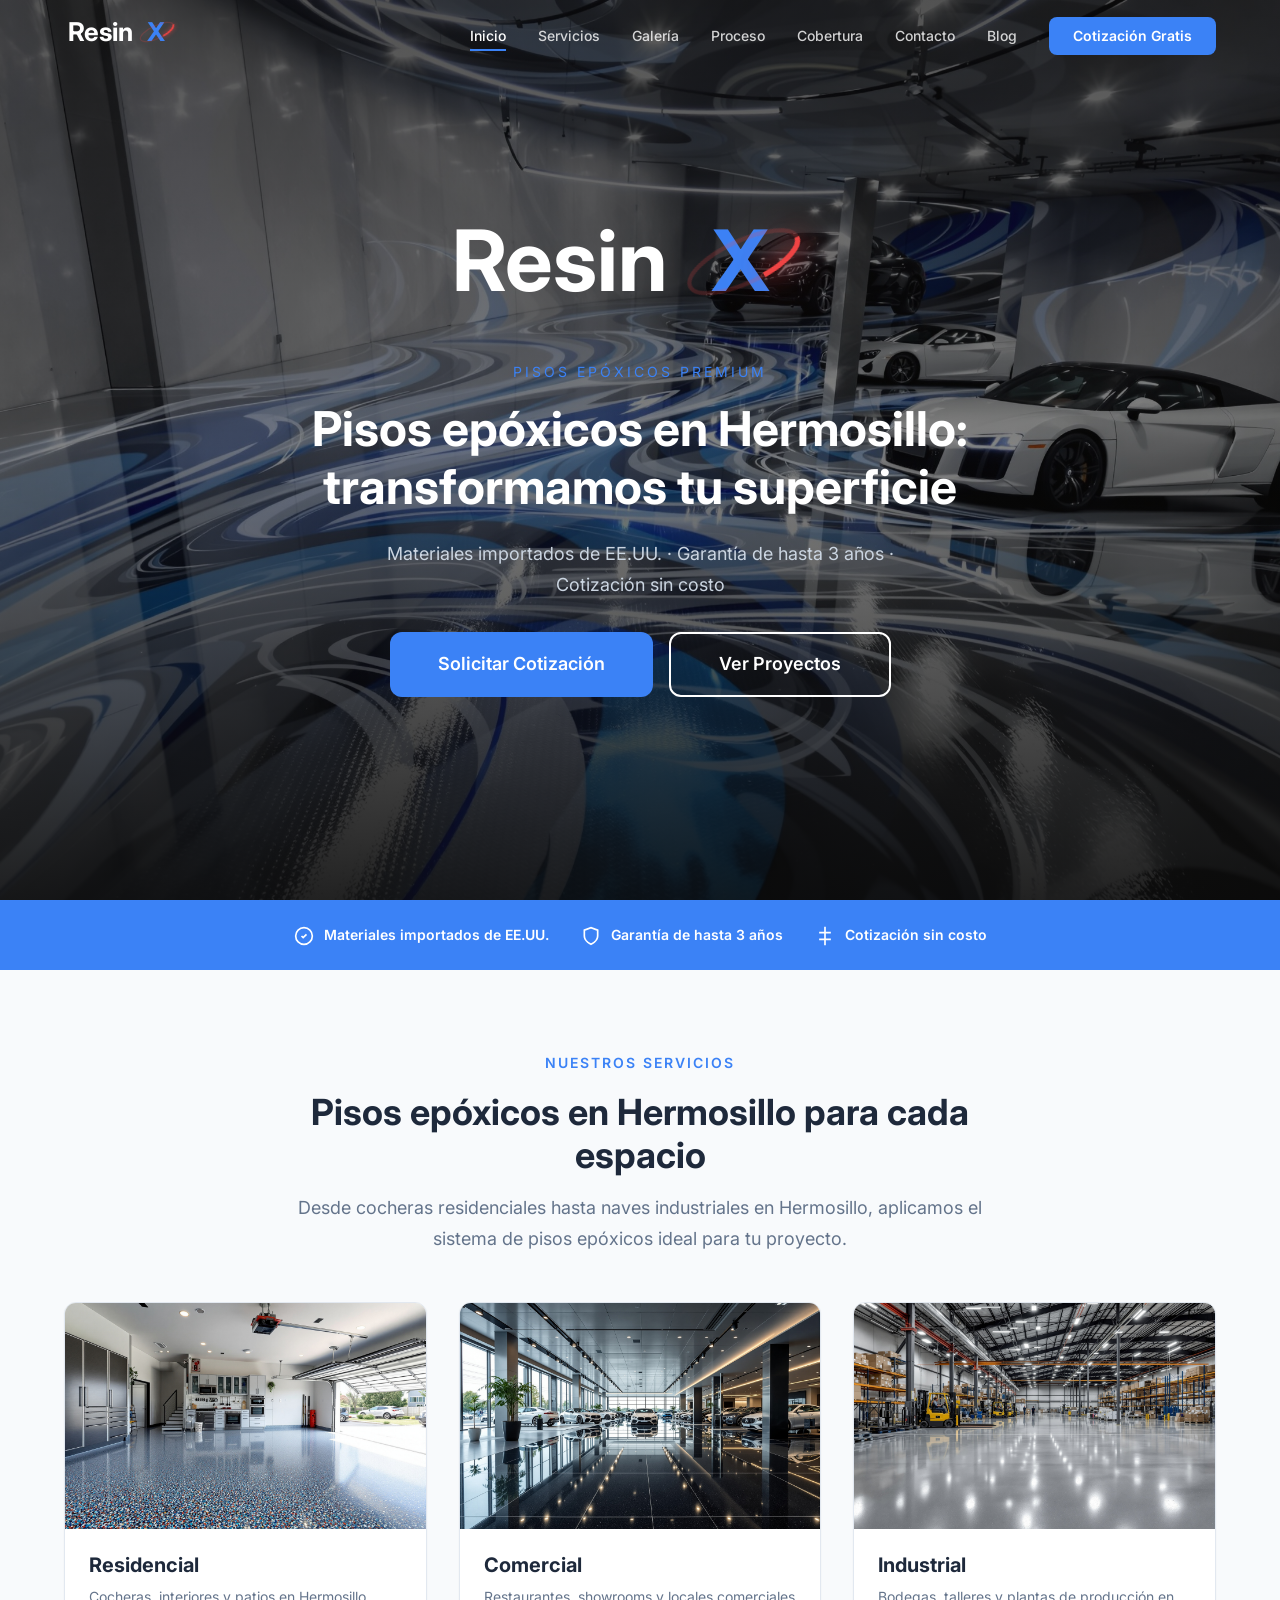
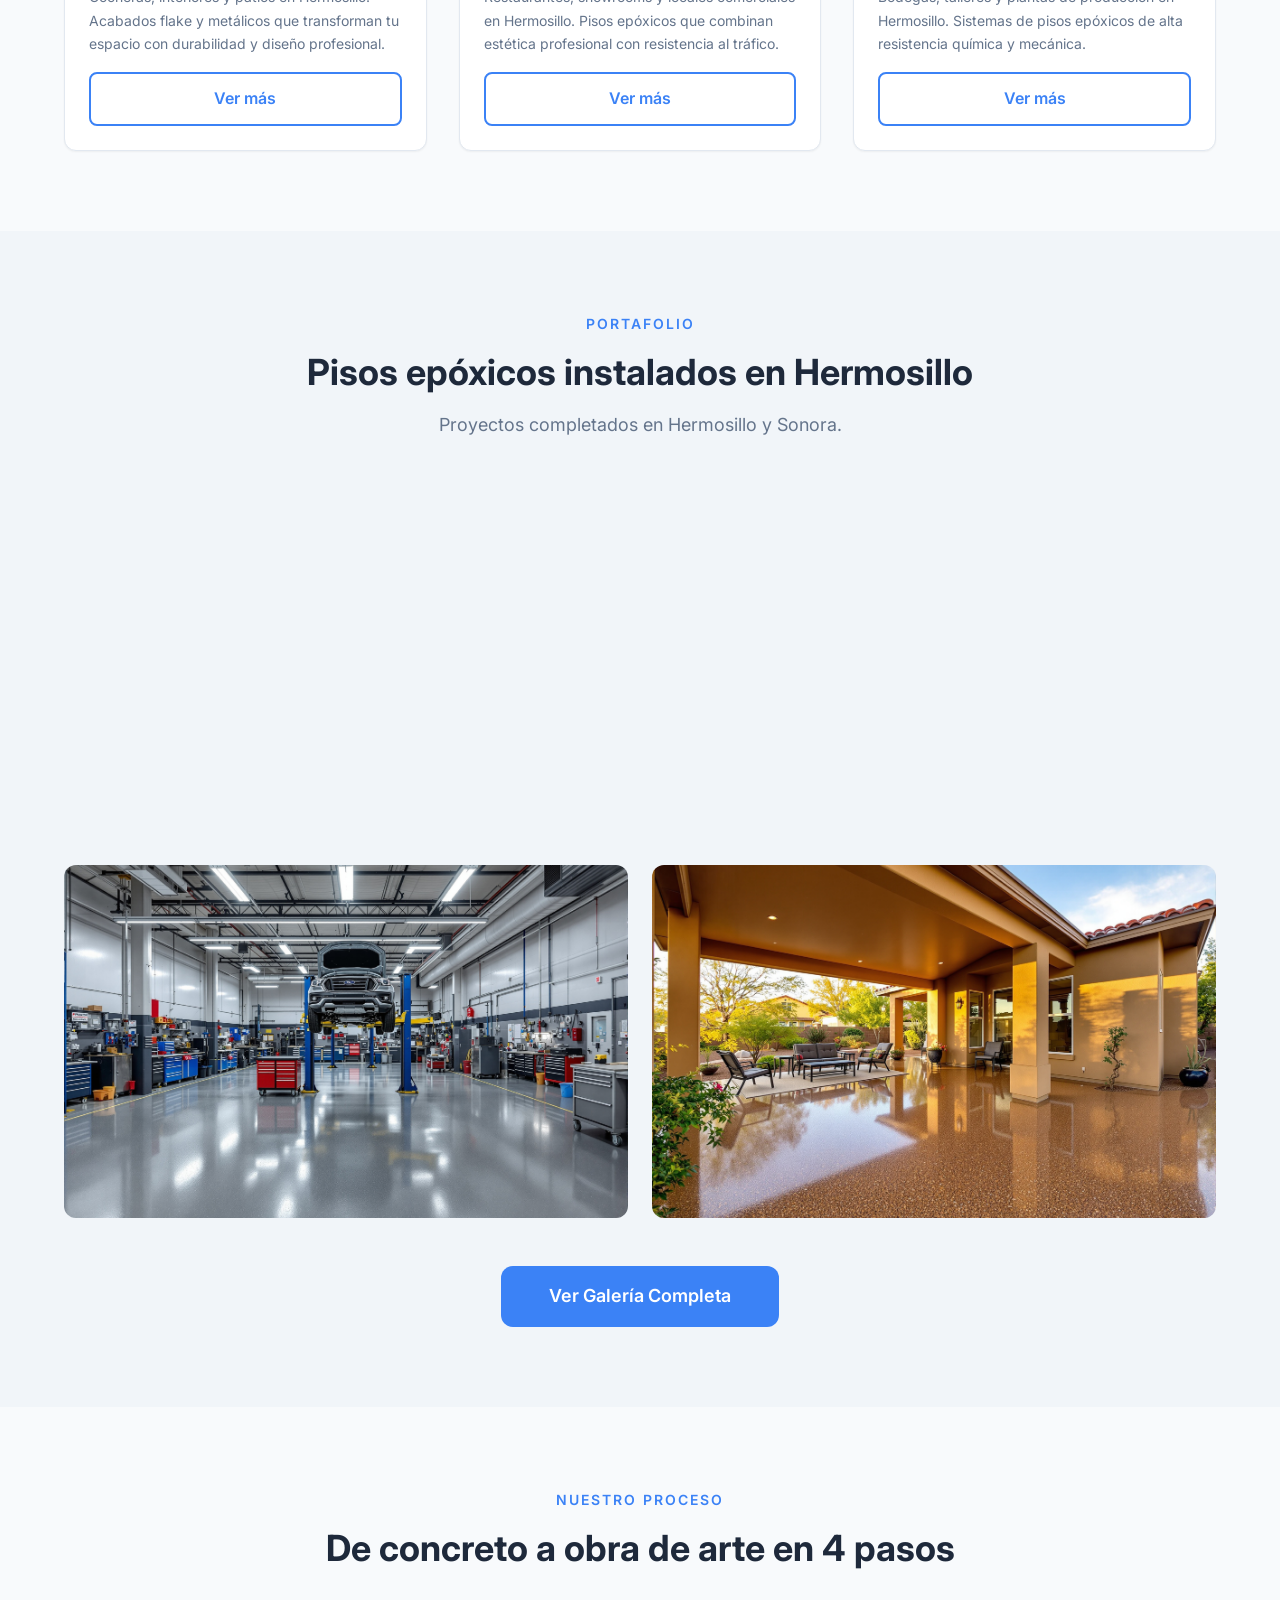
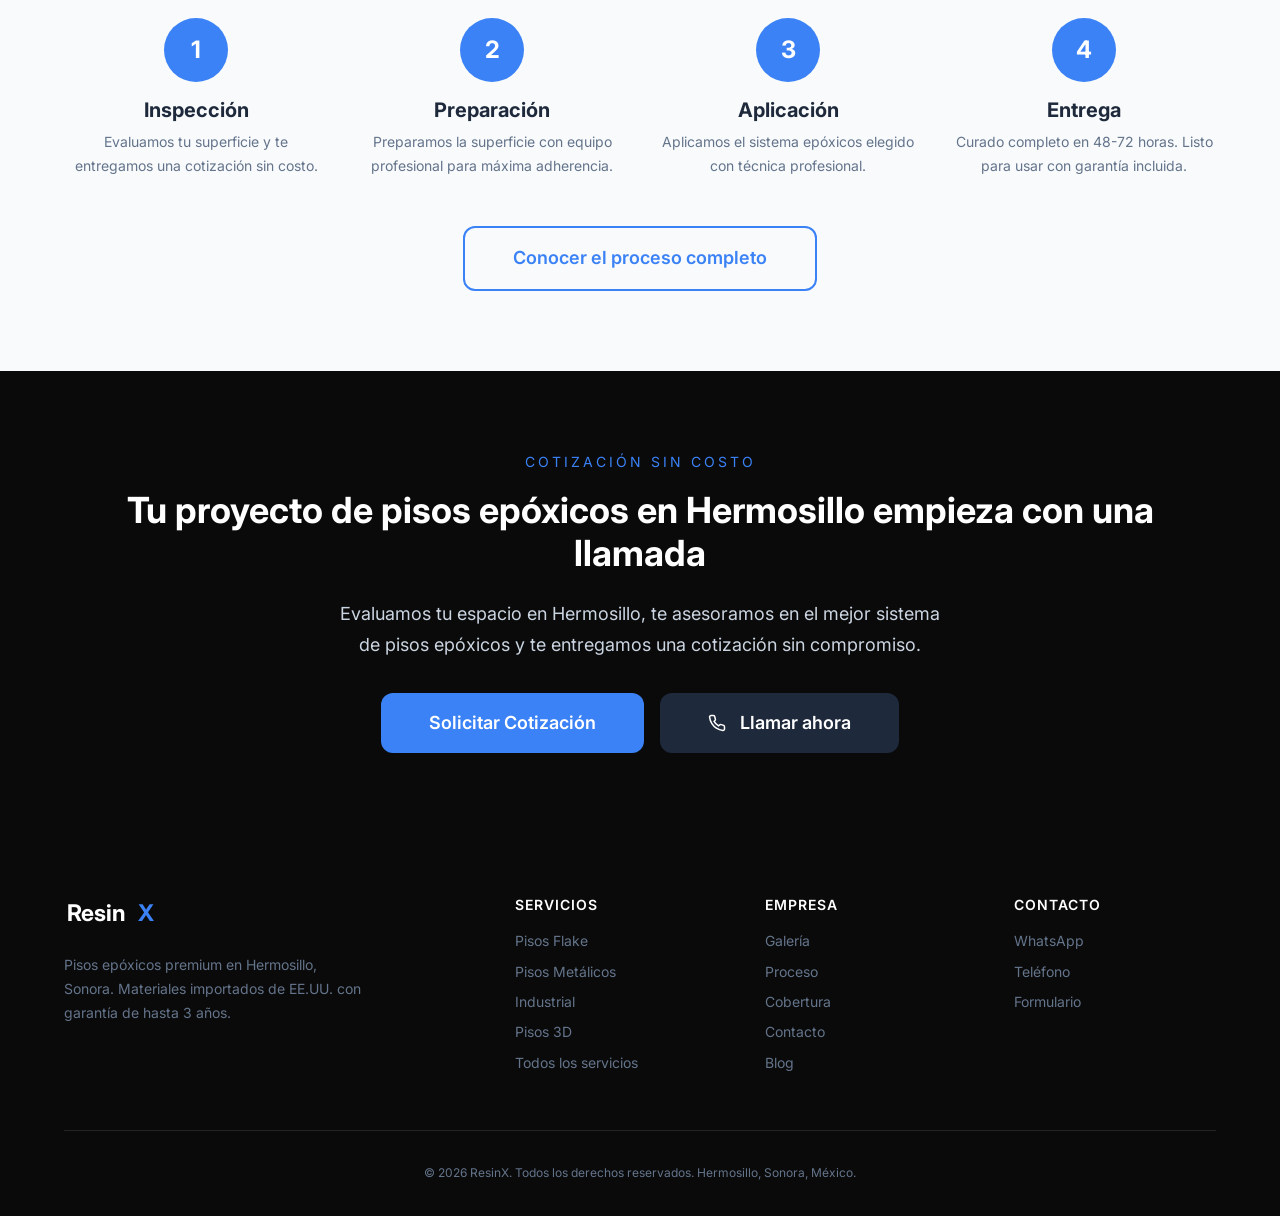
<file: index.html>
<!DOCTYPE html>
<html lang="es-MX">
<head>
  <meta charset="UTF-8">
  <meta name="google-site-verification" content="qNXOj0Hkt4haKqAshNkCycOvkEne9h8T9MTNFonmTPM">
  <link rel="icon" type="image/svg+xml" href="favicon.svg">
  <meta name="viewport" content="width=device-width, initial-scale=1.0">
  <title>ResinX | Pisos Epóxicos Premium en Hermosillo, Sonora</title>
  <meta name="description" content="Pisos epóxicos de alta calidad en Hermosillo. Residencial, comercial e industrial. Materiales importados de EE.UU. Cotización sin costo. Garantía de hasta 3 años.">
  <meta name="keywords" content="pisos epóxicos hermosillo, pisos de resina hermosillo, pisos epóxicos sonora, pisos metálicos epóxicos, pisos industriales hermosillo, recubrimiento epóxicos">
  <link rel="canonical" href="https://resinx.net/">

  <meta property="og:title" content="ResinX | Pisos Epóxicos Premium en Hermosillo">
  <meta property="og:description" content="Transformamos superficies en pisos de alto rendimiento y diseño. Materiales importados de EE.UU. Cotización sin costo.">
  <meta property="og:type" content="website">
  <meta property="og:url" content="https://resinx.net/">
  <meta property="og:image" content="https://resinx.net/assets/images/hero/hero-main.jpg">
  <meta property="og:locale" content="es_MX">

  <meta name="twitter:card" content="summary_large_image">
  <meta name="twitter:title" content="ResinX | Pisos Epóxicos Premium en Hermosillo">
  <meta name="twitter:description" content="Pisos epóxicos de alta calidad. Residencial, comercial e industrial. Cotización sin costo.">
  <meta name="twitter:image" content="https://resinx.net/assets/images/hero/hero-main.jpg">

  <link rel="preconnect" href="https://fonts.googleapis.com">
  <link rel="preconnect" href="https://fonts.gstatic.com" crossorigin>
  <link href="https://fonts.googleapis.com/css2?family=Inter:wght@400;500;600;700;800&display=swap" rel="stylesheet">

  <link rel="stylesheet" href="css/main.css">
  <link rel="stylesheet" href="css/animations.css">

  <script type="application/ld+json">
  {
    "@context": "https://schema.org",
    "@type": "LocalBusiness",
    "name": "ResinX",
    "description": "Pisos epóxicos premium en Hermosillo, Sonora. Residencial, comercial e industrial. Materiales importados de EE.UU.",
    "url": "https://resinx.net",
    "telephone": "+526623478040",
    "areaServed": [
      { "@type": "City", "name": "Hermosillo" },
      { "@type": "State", "name": "Sonora" }
    ],
    "serviceType": ["Pisos epóxicos", "Recubrimientos industriales", "Pisos de resina"],
    "priceRange": "$$",
    "address": {
      "@type": "PostalAddress",
      "addressLocality": "Hermosillo",
      "addressRegion": "Sonora",
      "addressCountry": "MX"
    }
  }
  </script>
</head>
<body>

  <!-- NAVBAR -->
  <nav class="nav nav--transparent" role="navigation" aria-label="Navegación principal">
    <div class="nav__inner">
      <a href="index.html" class="nav__logo-link" aria-label="ResinX - Inicio">
        <svg class="nav__logo" viewBox="0 0 340 100" height="36" aria-hidden="true">
          <text x="10" y="75" font-family="Inter, Arial, sans-serif" font-weight="700" font-size="72" fill="#ffffff">Resin</text>
          <text x="230" y="75" font-family="Inter, Arial, sans-serif" font-weight="700" font-size="72" fill="#3b82f6" class="logo-x-glow">X</text>
          <ellipse class="logo-ring-base" cx="258" cy="50" rx="50" ry="18" fill="none" stroke="#ef4444" stroke-width="3.5" transform="rotate(-25, 258, 50)"/>
          <ellipse class="logo-ring-trace" cx="258" cy="50" rx="50" ry="18" fill="none" stroke="#ef4444" stroke-width="4.5" transform="rotate(-25, 258, 50)"/>
        </svg>
      </a>
      <button class="nav__toggle" aria-label="Menu" aria-expanded="false">
        <span></span><span></span><span></span>
      </button>
      <div class="nav__links">
        <a href="index.html" class="nav__link nav__link--active">Inicio</a>
        <a href="servicios.html" class="nav__link">Servicios</a>
        <a href="galeria.html" class="nav__link">Galería</a>
        <a href="proceso.html" class="nav__link">Proceso</a>
        <a href="cobertura.html" class="nav__link">Cobertura</a>
        <a href="contacto.html" class="nav__link">Contacto</a>
        <a href="blog/" class="nav__link">Blog</a>
        <a href="contacto.html" class="btn btn--primary nav__cta">Cotización Gratis</a>
      </div>
    </div>
  </nav>

  <!-- HERO -->
  <section class="hero section--dark" style="position:relative;min-height:100vh;display:flex;align-items:center;overflow:hidden;">
    <img src="assets/images/hero/hero-main.jpg" alt="Piso epóxicos metálico premium instalado en Hermosillo" style="position:absolute;inset:0;width:100%;height:100%;object-fit:cover;" loading="eager">
    <div class="hero__overlay"></div>
    <div class="container" style="position:relative;z-index:1;text-align:center;padding:var(--space-20) 0;">
      <div class="animate-fade-in" style="margin-bottom:var(--space-8);">
        <svg viewBox="0 0 340 100" style="max-width:400px;margin:0 auto;" aria-label="ResinX logo">
          <text x="10" y="75" font-family="Inter, Arial, sans-serif" font-weight="700" font-size="72" fill="#ffffff">Resin</text>
          <text x="230" y="75" font-family="Inter, Arial, sans-serif" font-weight="700" font-size="72" fill="#3b82f6" class="logo-x-glow">X</text>
          <ellipse class="logo-ring-base" cx="258" cy="50" rx="50" ry="18" fill="none" stroke="#ef4444" stroke-width="3.5" transform="rotate(-25, 258, 50)"/>
          <ellipse class="logo-ring-trace" cx="258" cy="50" rx="50" ry="18" fill="none" stroke="#ef4444" stroke-width="4.5" transform="rotate(-25, 258, 50)"/>
        </svg>
      </div>
      <p class="animate-fade-in-up animate-delay-1" style="font-size:var(--font-sm);letter-spacing:3px;text-transform:uppercase;color:var(--color-blue);margin-bottom:var(--space-4);">Pisos Epóxicos Premium</p>
      <h1 class="animate-fade-in-up animate-delay-2" style="color:white;margin-bottom:var(--space-6);">Pisos epóxicos en Hermosillo:<br>transformamos tu superficie</h1>
      <p class="animate-fade-in-up animate-delay-3" style="font-size:var(--font-lg);color:var(--color-gray-300);max-width:600px;margin:0 auto var(--space-8);">Materiales importados de EE.UU. &middot; Garantía de hasta 3 años &middot; Cotización sin costo</p>
      <div class="animate-fade-in-up animate-delay-4" style="display:flex;gap:var(--space-4);justify-content:center;flex-wrap:wrap;">
        <a href="contacto.html" class="btn btn--primary btn--large">Solicitar Cotización</a>
        <a href="galeria.html" class="btn btn--secondary btn--large" style="border-color:white;color:white;">Ver Proyectos</a>
      </div>
    </div>
  </section>

  <!-- TRUST BAR -->
  <section style="background:var(--color-blue);padding:var(--space-6) 0;">
    <div class="container">
      <div style="display:flex;justify-content:center;flex-wrap:wrap;gap:var(--space-8);text-align:center;">
        <div style="color:white;font-weight:600;font-size:var(--font-sm);">
          <svg width="20" height="20" viewBox="0 0 24 24" fill="none" stroke="currentColor" stroke-width="2" style="vertical-align:middle;margin-right:6px;"><path d="M9 12l2 2 4-4"/><circle cx="12" cy="12" r="10"/></svg>
          Materiales importados de EE.UU.
        </div>
        <div style="color:white;font-weight:600;font-size:var(--font-sm);">
          <svg width="20" height="20" viewBox="0 0 24 24" fill="none" stroke="currentColor" stroke-width="2" style="vertical-align:middle;margin-right:6px;"><path d="M12 22s8-4 8-10V5l-8-3-8 3v7c0 6 8 10 8 10z"/></svg>
          Garantía de hasta 3 años
        </div>
        <div style="color:white;font-weight:600;font-size:var(--font-sm);">
          <svg width="20" height="20" viewBox="0 0 24 24" fill="none" stroke="currentColor" stroke-width="2" style="vertical-align:middle;margin-right:6px;"><path d="M12 1v22M5 8h14M5 16h14"/></svg>
          Cotización sin costo
        </div>
      </div>
    </div>
  </section>

  <!-- SERVICES OVERVIEW -->
  <section class="section" id="servicios">
    <div class="container">
      <div class="section-header">
        <span class="section-header__label">Nuestros Servicios</span>
        <h2 class="section-header__title">Pisos epóxicos en Hermosillo para cada espacio</h2>
        <p class="section-header__subtitle">Desde cocheras residenciales hasta naves industriales en Hermosillo, aplicamos el sistema de pisos epóxicos ideal para tu proyecto.</p>
      </div>
      <div class="grid grid--3">
        <div class="card reveal">
          <img class="card__image" src="assets/images/gallery/residential/garage-flake-01.jpg" alt="Piso epóxicos residencial con acabado flake en cochera moderna" loading="lazy">
          <div class="card__body">
            <h3 class="card__title">Residencial</h3>
            <p class="card__text">Cocheras, interiores y patios en Hermosillo. Acabados flake y metálicos que transforman tu espacio con durabilidad y diseño profesional.</p>
            <a href="servicios.html#residencial" class="btn btn--secondary" style="width:100%;">Ver más</a>
          </div>
        </div>
        <div class="card reveal">
          <img class="card__image" src="assets/images/gallery/commercial/showroom-solid-01.jpg" alt="Piso epóxicos comercial en showroom de autos" loading="lazy">
          <div class="card__body">
            <h3 class="card__title">Comercial</h3>
            <p class="card__text">Restaurantes, showrooms y locales comerciales en Hermosillo. Pisos epóxicos que combinan estética profesional con resistencia al tráfico.</p>
            <a href="servicios.html#comercial" class="btn btn--secondary" style="width:100%;">Ver más</a>
          </div>
        </div>
        <div class="card reveal">
          <img class="card__image" src="assets/images/gallery/industrial/warehouse-01.jpg" alt="Piso epóxicos industrial en bodega de alta resistencia" loading="lazy">
          <div class="card__body">
            <h3 class="card__title">Industrial</h3>
            <p class="card__text">Bodegas, talleres y plantas de producción en Hermosillo. Sistemas de pisos epóxicos de alta resistencia química y mecánica.</p>
            <a href="servicios.html#industrial" class="btn btn--secondary" style="width:100%;">Ver más</a>
          </div>
        </div>
      </div>
    </div>
  </section>

  <!-- FEATURED PORTFOLIO -->
  <section class="section section--gray" id="portafolio">
    <div class="container">
      <div class="section-header">
        <span class="section-header__label">Portafolio</span>
        <h2 class="section-header__title">Pisos epóxicos instalados en Hermosillo</h2>
        <p class="section-header__subtitle">Proyectos completados en Hermosillo y Sonora.</p>
      </div>
      <div class="grid grid--2" style="gap:var(--space-6);">
        <div class="reveal" style="border-radius:var(--radius-lg);overflow:hidden;">
          <img src="assets/images/gallery/commercial/restaurant-metallic-01.jpg" alt="Piso metálico epóxicos en restaurante premium de Hermosillo" style="width:100%;aspect-ratio:16/10;object-fit:cover;" loading="lazy">
        </div>
        <div class="reveal" style="border-radius:var(--radius-lg);overflow:hidden;">
          <img src="assets/images/gallery/residential/interior-metallic-01.jpg" alt="Piso metálico epóxicos en interior residencial moderno" style="width:100%;aspect-ratio:16/10;object-fit:cover;" loading="lazy">
        </div>
        <div class="reveal" style="border-radius:var(--radius-lg);overflow:hidden;">
          <img src="assets/images/gallery/industrial/workshop-01.jpg" alt="Piso epóxicos industrial en taller mecánico profesional" style="width:100%;aspect-ratio:16/10;object-fit:cover;" loading="lazy">
        </div>
        <div class="reveal" style="border-radius:var(--radius-lg);overflow:hidden;">
          <img src="assets/images/gallery/residential/patio-flake-01.jpg" alt="Piso epóxicos flake en patio residencial estilo Sonora" style="width:100%;aspect-ratio:16/10;object-fit:cover;" loading="lazy">
        </div>
      </div>
      <div class="text-center" style="margin-top:var(--space-12);">
        <a href="galeria.html" class="btn btn--primary btn--large">Ver Galería Completa</a>
      </div>
    </div>
  </section>

  <!-- PROCESS SUMMARY -->
  <section class="section" id="proceso">
    <div class="container">
      <div class="section-header">
        <span class="section-header__label">Nuestro Proceso</span>
        <h2 class="section-header__title">De concreto a obra de arte en 4 pasos</h2>
      </div>
      <div class="grid grid--4">
        <div class="reveal text-center">
          <div style="width:64px;height:64px;background:var(--color-blue);color:white;border-radius:50%;display:flex;align-items:center;justify-content:center;font-size:var(--font-2xl);font-weight:700;margin:0 auto var(--space-4);">1</div>
          <h4>Inspección</h4>
          <p style="font-size:var(--font-sm);margin-top:var(--space-2);">Evaluamos tu superficie y te entregamos una cotización sin costo.</p>
        </div>
        <div class="reveal text-center">
          <div style="width:64px;height:64px;background:var(--color-blue);color:white;border-radius:50%;display:flex;align-items:center;justify-content:center;font-size:var(--font-2xl);font-weight:700;margin:0 auto var(--space-4);">2</div>
          <h4>Preparación</h4>
          <p style="font-size:var(--font-sm);margin-top:var(--space-2);">Preparamos la superficie con equipo profesional para máxima adherencia.</p>
        </div>
        <div class="reveal text-center">
          <div style="width:64px;height:64px;background:var(--color-blue);color:white;border-radius:50%;display:flex;align-items:center;justify-content:center;font-size:var(--font-2xl);font-weight:700;margin:0 auto var(--space-4);">3</div>
          <h4>Aplicación</h4>
          <p style="font-size:var(--font-sm);margin-top:var(--space-2);">Aplicamos el sistema epóxicos elegido con técnica profesional.</p>
        </div>
        <div class="reveal text-center">
          <div style="width:64px;height:64px;background:var(--color-blue);color:white;border-radius:50%;display:flex;align-items:center;justify-content:center;font-size:var(--font-2xl);font-weight:700;margin:0 auto var(--space-4);">4</div>
          <h4>Entrega</h4>
          <p style="font-size:var(--font-sm);margin-top:var(--space-2);">Curado completo en 48-72 horas. Listo para usar con garantía incluida.</p>
        </div>
      </div>
      <div class="text-center" style="margin-top:var(--space-12);">
        <a href="proceso.html" class="btn btn--secondary btn--large">Conocer el proceso completo</a>
      </div>
    </div>
  </section>

  <!-- FINAL CTA -->
  <section class="section section--dark" style="text-align:center;">
    <div class="container">
      <div class="reveal">
        <span style="font-size:var(--font-sm);letter-spacing:3px;text-transform:uppercase;color:var(--color-blue);display:block;margin-bottom:var(--space-4);">Cotización sin costo</span>
        <h2 style="color:white;margin-bottom:var(--space-6);">Tu proyecto de pisos epóxicos en Hermosillo empieza con una llamada</h2>
        <p style="color:var(--color-gray-300);font-size:var(--font-lg);max-width:600px;margin:0 auto var(--space-8);">Evaluamos tu espacio en Hermosillo, te asesoramos en el mejor sistema de pisos epóxicos y te entregamos una cotización sin compromiso.</p>
        <div style="display:flex;gap:var(--space-4);justify-content:center;flex-wrap:wrap;">
          <a href="contacto.html" class="btn btn--primary btn--large">Solicitar Cotización</a>
          <a href="tel:+526623478040" class="btn btn--phone btn--large">
            <svg width="18" height="18" viewBox="0 0 24 24" fill="none" stroke="currentColor" stroke-width="2" style="margin-right:6px;"><path d="M22 16.92v3a2 2 0 01-2.18 2 19.79 19.79 0 01-8.63-3.07 19.5 19.5 0 01-6-6 19.79 19.79 0 01-3.07-8.67A2 2 0 014.11 2h3a2 2 0 012 1.72c.127.96.361 1.903.7 2.81a2 2 0 01-.45 2.11L8.09 9.91a16 16 0 006 6l1.27-1.27a2 2 0 012.11-.45c.907.339 1.85.573 2.81.7A2 2 0 0122 16.92z"/></svg>
            Llamar ahora
          </a>
        </div>
      </div>
    </div>
  </section>

  <!-- FOOTER -->
  <footer class="footer">
    <div class="container">
      <div class="footer__grid">
        <div>
          <svg viewBox="0 0 340 100" height="32" aria-label="ResinX">
            <text x="10" y="75" font-family="Inter, Arial, sans-serif" font-weight="700" font-size="72" fill="#ffffff">Resin</text>
            <text x="230" y="75" font-family="Inter, Arial, sans-serif" font-weight="700" font-size="72" fill="#3b82f6">X</text>
          </svg>
          <p class="footer__brand-desc">Pisos epóxicos premium en Hermosillo, Sonora. Materiales importados de EE.UU. con garantía de hasta 3 años.</p>
        </div>
        <div>
          <h4 class="footer__heading">Servicios</h4>
          <a href="servicios.html#flake" class="footer__link">Pisos Flake</a>
          <a href="servicios.html#metalico" class="footer__link">Pisos Metálicos</a>
          <a href="servicios.html#industrial" class="footer__link">Industrial</a>
          <a href="servicios.html#3d" class="footer__link">Pisos 3D</a>
          <a href="servicios.html" class="footer__link">Todos los servicios</a>
        </div>
        <div>
          <h4 class="footer__heading">Empresa</h4>
          <a href="galeria.html" class="footer__link">Galería</a>
          <a href="proceso.html" class="footer__link">Proceso</a>
          <a href="cobertura.html" class="footer__link">Cobertura</a>
          <a href="contacto.html" class="footer__link">Contacto</a>
          <a href="blog/" class="footer__link">Blog</a>
        </div>
        <div>
          <h4 class="footer__heading">Contacto</h4>
          <a href="https://wa.me/526623478040" class="footer__link" target="_blank" rel="noopener">WhatsApp</a>
          <a href="tel:+526623478040" class="footer__link">Teléfono</a>
          <a href="contacto.html" class="footer__link">Formulario</a>
        </div>
      </div>
      <div class="footer__bottom">
        <p>&copy; 2026 ResinX. Todos los derechos reservados. Hermosillo, Sonora, México.</p>
      </div>
    </div>
  </footer>

  <script src="js/main.js"></script>
</body>
</html>
</file>
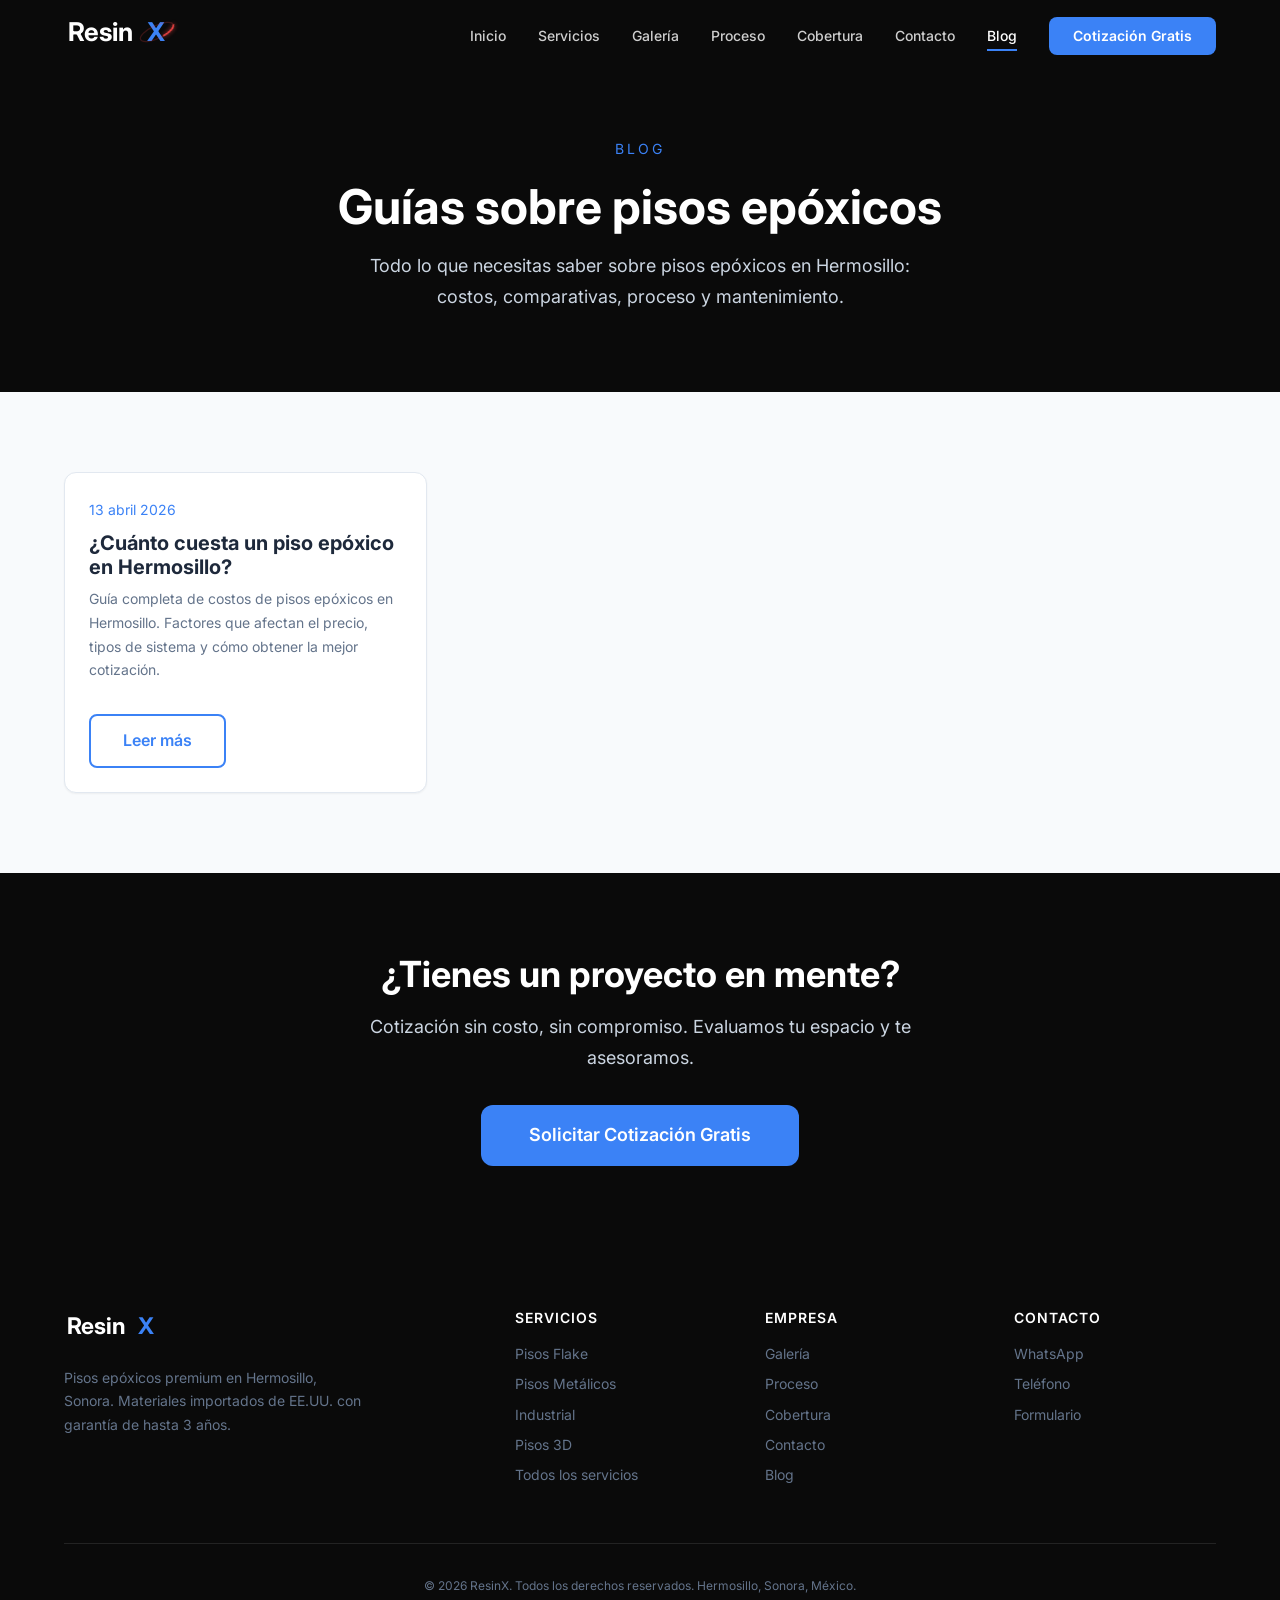
<file: blog/index.html>
<!DOCTYPE html>
<html lang="es-MX">
<head>
  <meta charset="UTF-8">
  <meta name="google-site-verification" content="qNXOj0Hkt4haKqAshNkCycOvkEne9h8T9MTNFonmTPM">
  <link rel="icon" type="image/svg+xml" href="../favicon.svg">
  <meta name="viewport" content="width=device-width, initial-scale=1.0">
  <title>Blog de Pisos Epóxicos | ResinX Hermosillo</title>
  <meta name="description" content="Artículos sobre pisos epóxicos en Hermosillo: costos, comparativas, proceso de instalación, mantenimiento y más. Guías de ResinX para tu proyecto.">
  <link rel="canonical" href="https://resinx.net/blog/">
  <meta property="og:title" content="Blog | ResinX Pisos Epóxicos Hermosillo">
  <meta property="og:description" content="Guías y artículos sobre pisos epóxicos en Hermosillo. Todo lo que necesitas saber antes de tu proyecto.">
  <meta property="og:type" content="website">
  <meta property="og:url" content="https://resinx.net/blog/">
  <meta property="og:locale" content="es_MX">
  <link rel="preconnect" href="https://fonts.googleapis.com">
  <link rel="preconnect" href="https://fonts.gstatic.com" crossorigin>
  <link href="https://fonts.googleapis.com/css2?family=Inter:wght@400;500;600;700;800&display=swap" rel="stylesheet">
  <link rel="stylesheet" href="../css/main.css">
  <link rel="stylesheet" href="../css/animations.css">
  <script type="application/ld+json">
  {
    "@context": "https://schema.org",
    "@type": "CollectionPage",
    "name": "Blog de Pisos Epóxicos - ResinX",
    "description": "Artículos y guías sobre pisos epóxicos en Hermosillo, Sonora.",
    "url": "https://resinx.net/blog/",
    "publisher": { "@type": "Organization", "name": "ResinX", "url": "https://resinx.net" }
  }
  </script>
</head>
<body>
  <nav class="nav nav--solid" role="navigation" aria-label="Navegación principal">
    <div class="nav__inner">
      <a href="../index.html" class="nav__logo-link" aria-label="ResinX - Inicio">
        <svg class="nav__logo" viewBox="0 0 340 100" height="36" aria-hidden="true"><text x="10" y="75" font-family="Inter, Arial, sans-serif" font-weight="700" font-size="72" fill="#ffffff">Resin</text><text x="230" y="75" font-family="Inter, Arial, sans-serif" font-weight="700" font-size="72" fill="#3b82f6" class="logo-x-glow">X</text><ellipse class="logo-ring-base" cx="258" cy="50" rx="50" ry="18" fill="none" stroke="#ef4444" stroke-width="3.5" transform="rotate(-25, 258, 50)"/><ellipse class="logo-ring-trace" cx="258" cy="50" rx="50" ry="18" fill="none" stroke="#ef4444" stroke-width="4.5" transform="rotate(-25, 258, 50)"/></svg>
      </a>
      <button class="nav__toggle" aria-label="Menu" aria-expanded="false"><span></span><span></span><span></span></button>
      <div class="nav__links">
        <a href="../index.html" class="nav__link">Inicio</a>
        <a href="../servicios.html" class="nav__link">Servicios</a>
        <a href="../galeria.html" class="nav__link">Galería</a>
        <a href="../proceso.html" class="nav__link">Proceso</a>
        <a href="../cobertura.html" class="nav__link">Cobertura</a>
        <a href="../contacto.html" class="nav__link">Contacto</a>
        <a href="../blog/" class="nav__link nav__link--active">Blog</a>
        <a href="../contacto.html" class="btn btn--primary nav__cta">Cotización Gratis</a>
      </div>
    </div>
  </nav>

  <section class="section section--dark" style="padding-top:calc(var(--nav-height) + var(--space-16));">
    <div class="container text-center">
      <span style="font-size:var(--font-sm);letter-spacing:3px;text-transform:uppercase;color:var(--color-blue);">Blog</span>
      <h1 style="color:white;margin-top:var(--space-4);">Guías sobre pisos epóxicos</h1>
      <p style="color:var(--color-gray-300);font-size:var(--font-lg);max-width:600px;margin:var(--space-4) auto 0;">Todo lo que necesitas saber sobre pisos epóxicos en Hermosillo: costos, comparativas, proceso y mantenimiento.</p>
    </div>
  </section>

  <section class="section">
    <div class="container">
      <div class="grid grid--3" id="blog-grid">
        <div class="card reveal">
          <div class="card__body">
            <span style="font-size:var(--font-sm);color:var(--color-blue);">13 abril 2026</span>
            <h3 class="card__title" style="margin-top:var(--space-2);">
              <a href="cuanto-cuesta-piso-epoxicos-hermosillo.html" style="color:inherit;text-decoration:none;">¿Cuánto cuesta un piso epóxico en Hermosillo?</a>
            </h3>
            <p class="card__text">Guía completa de costos de pisos epóxicos en Hermosillo. Factores que afectan el precio, tipos de sistema y cómo obtener la mejor cotización.</p>
            <a href="cuanto-cuesta-piso-epoxicos-hermosillo.html" class="btn btn--secondary" style="margin-top:var(--space-4);">Leer más</a>
          </div>
        </div>
      </div>
    </div>
  </section>

  <section class="section section--dark" style="text-align:center;">
    <div class="container">
      <h2 style="color:white;margin-bottom:var(--space-4);">¿Tienes un proyecto en mente?</h2>
      <p style="color:var(--color-gray-300);font-size:var(--font-lg);max-width:550px;margin:0 auto var(--space-8);">Cotización sin costo, sin compromiso. Evaluamos tu espacio y te asesoramos.</p>
      <a href="../contacto.html" class="btn btn--primary btn--large">Solicitar Cotización Gratis</a>
    </div>
  </section>

  <footer class="footer">
    <div class="container">
      <div class="footer__grid">
        <div><svg viewBox="0 0 340 100" height="32" aria-label="ResinX"><text x="10" y="75" font-family="Inter, Arial, sans-serif" font-weight="700" font-size="72" fill="#ffffff">Resin</text><text x="230" y="75" font-family="Inter, Arial, sans-serif" font-weight="700" font-size="72" fill="#3b82f6">X</text></svg><p class="footer__brand-desc">Pisos epóxicos premium en Hermosillo, Sonora. Materiales importados de EE.UU. con garantía de hasta 3 años.</p></div>
        <div><h4 class="footer__heading">Servicios</h4><a href="../servicios.html#flake" class="footer__link">Pisos Flake</a><a href="../servicios.html#metalico" class="footer__link">Pisos Metálicos</a><a href="../servicios.html#industrial" class="footer__link">Industrial</a><a href="../servicios.html#3d" class="footer__link">Pisos 3D</a><a href="../servicios.html" class="footer__link">Todos los servicios</a></div>
        <div><h4 class="footer__heading">Empresa</h4><a href="../galeria.html" class="footer__link">Galería</a><a href="../proceso.html" class="footer__link">Proceso</a><a href="../cobertura.html" class="footer__link">Cobertura</a><a href="../contacto.html" class="footer__link">Contacto</a><a href="../blog/" class="footer__link">Blog</a></div>
        <div><h4 class="footer__heading">Contacto</h4><a href="https://wa.me/526623478040" class="footer__link" target="_blank" rel="noopener">WhatsApp</a><a href="tel:+526623478040" class="footer__link">Teléfono</a><a href="../contacto.html" class="footer__link">Formulario</a></div>
      </div>
      <div class="footer__bottom"><p>&copy; 2026 ResinX. Todos los derechos reservados. Hermosillo, Sonora, México.</p></div>
    </div>
  </footer>
  <script src="../js/main.js"></script>
</body>
</html>
</file>
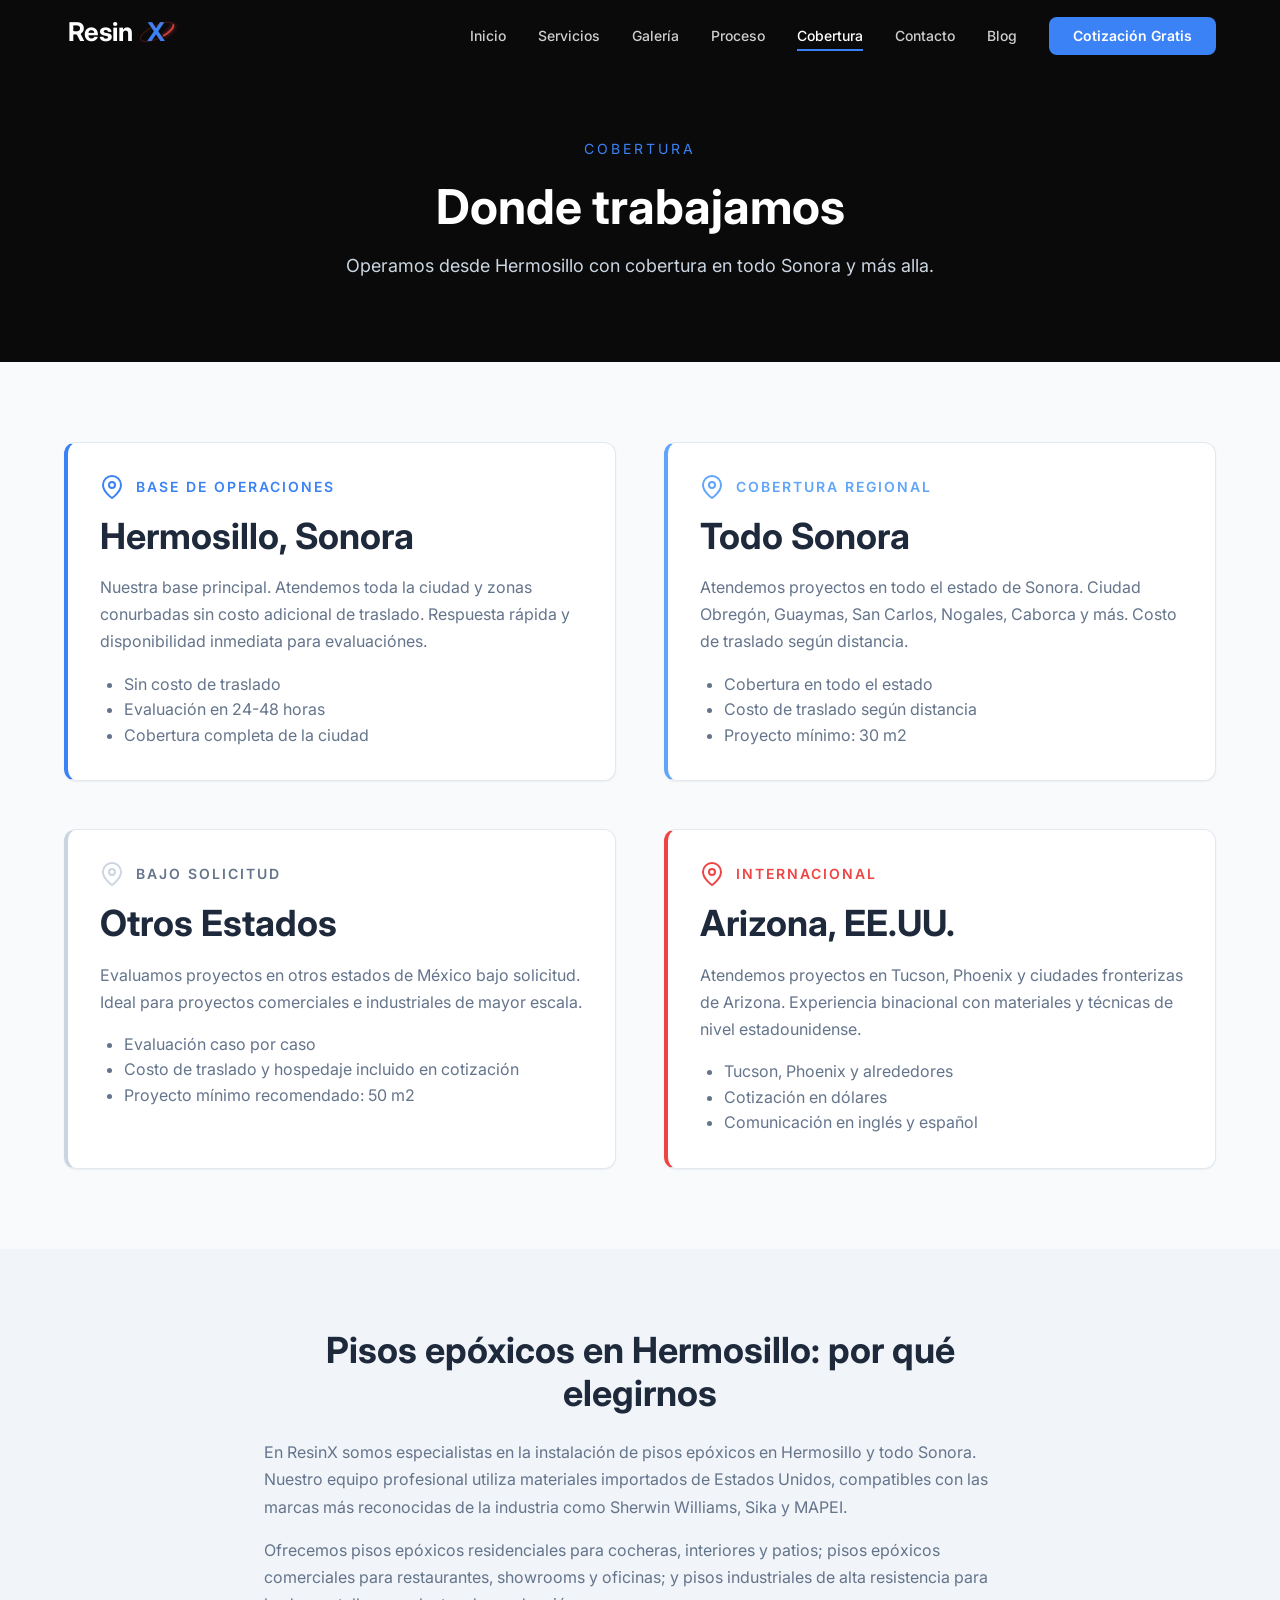
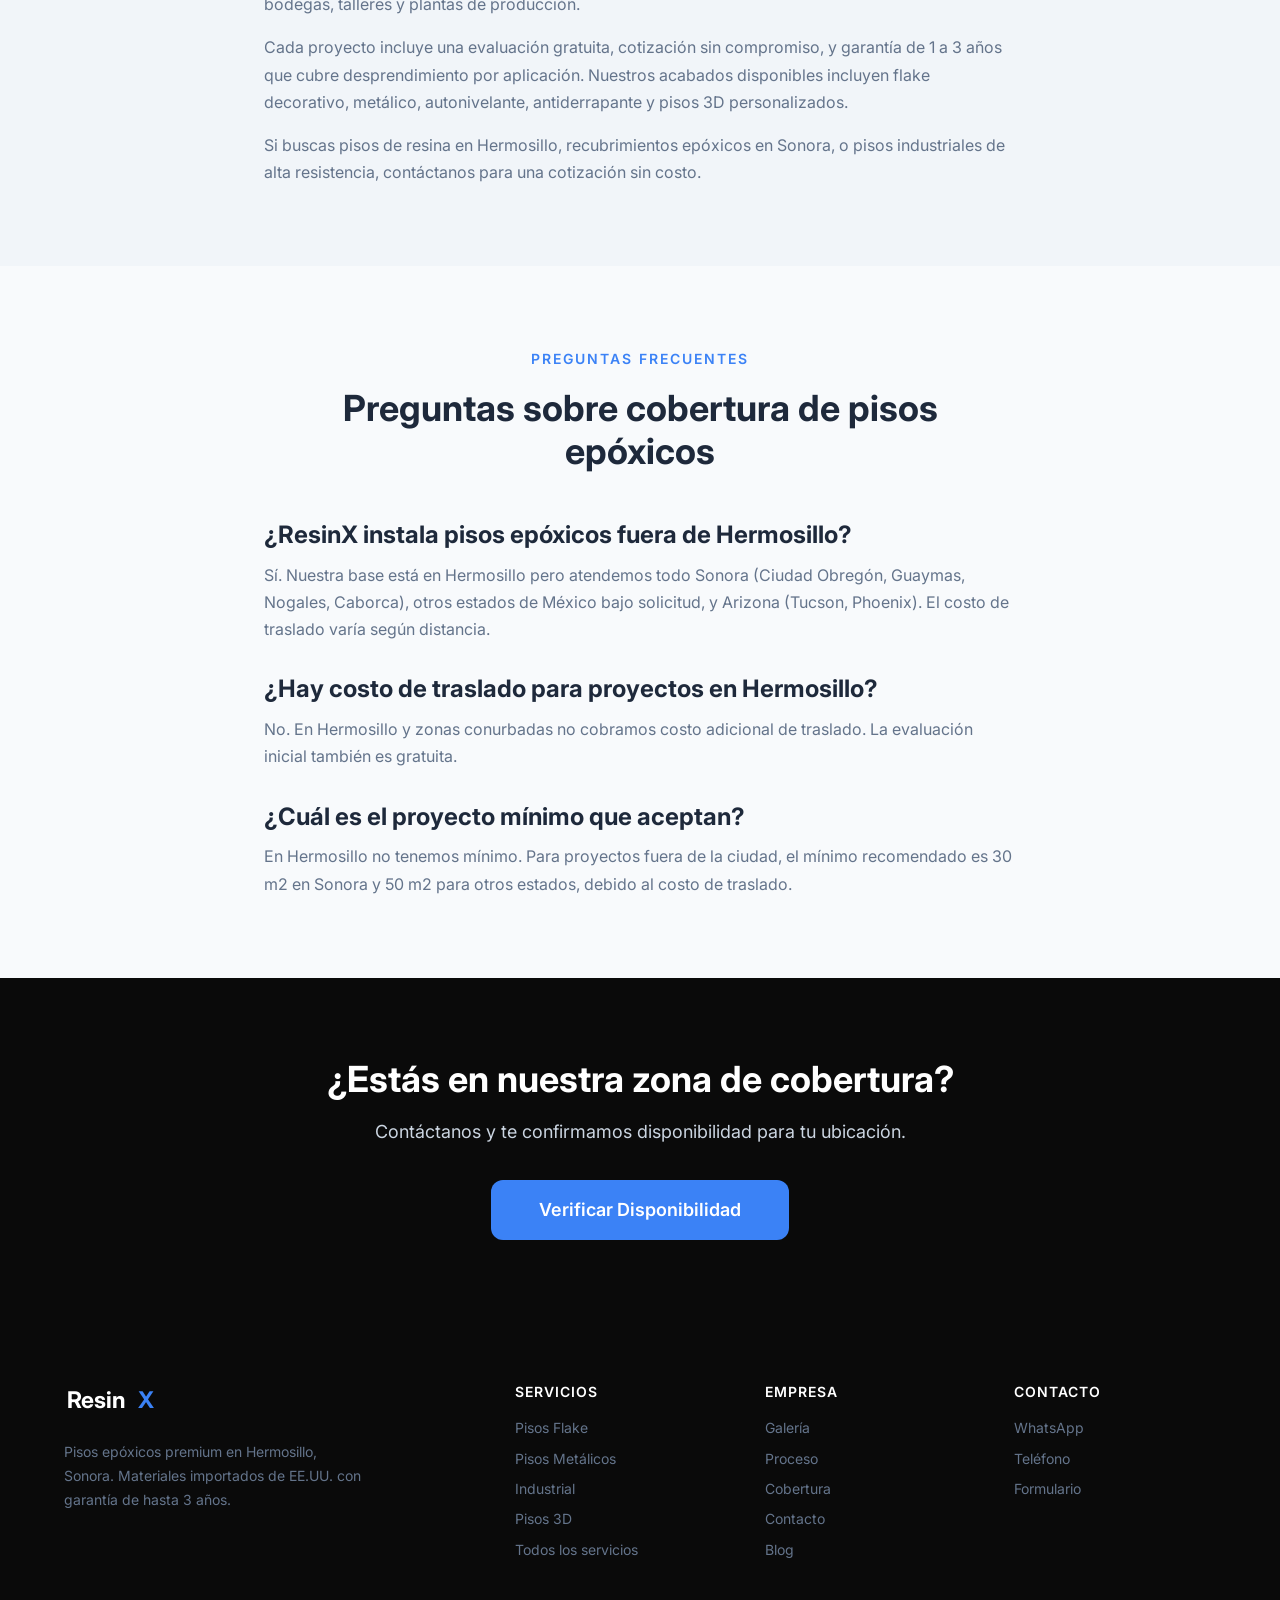
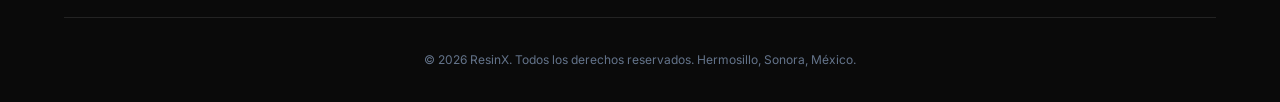
<file: cobertura.html>
<!DOCTYPE html>
<html lang="es-MX">
<head>
  <meta charset="UTF-8">
  <meta name="google-site-verification" content="qNXOj0Hkt4haKqAshNkCycOvkEne9h8T9MTNFonmTPM">
  <link rel="icon" type="image/svg+xml" href="favicon.svg">
  <meta name="viewport" content="width=device-width, initial-scale=1.0">
  <title>Cobertura de Pisos Epóxicos en Hermosillo y Sonora | ResinX</title>
  <meta name="description" content="ResinX instala pisos epóxicos en Hermosillo, todo Sonora, otros estados de México y Arizona, EE.UU. Cobertura amplia con materiales importados.">
  <link rel="canonical" href="https://resinx.net/cobertura.html">
  <meta property="og:title" content="Cobertura | ResinX Pisos Epóxicos Hermosillo y Sonora">
  <meta property="og:description" content="Instalamos pisos epóxicos en Hermosillo, Sonora, otros estados y Arizona. Cotización sin costo.">
  <meta property="og:type" content="website">
  <meta property="og:url" content="https://resinx.net/cobertura.html">
  <meta property="og:locale" content="es_MX">
  <link rel="preconnect" href="https://fonts.googleapis.com">
  <link rel="preconnect" href="https://fonts.gstatic.com" crossorigin>
  <link href="https://fonts.googleapis.com/css2?family=Inter:wght@400;500;600;700;800&display=swap" rel="stylesheet">
  <link rel="stylesheet" href="css/main.css">
  <link rel="stylesheet" href="css/animations.css">
  <script type="application/ld+json">
  {
    "@context": "https://schema.org",
    "@type": "Service",
    "serviceType": "Pisos Epóxicos",
    "provider": { "@type": "LocalBusiness", "name": "ResinX", "url": "https://resinx.net" },
    "areaServed": [
      { "@type": "City", "name": "Hermosillo" },
      { "@type": "State", "name": "Sonora" },
      { "@type": "State", "name": "Arizona" }
    ]
  }
  </script>
  <script type="application/ld+json">
  {
    "@context": "https://schema.org",
    "@type": "FAQPage",
    "mainEntity": [
      {
        "@type": "Question",
        "name": "\u00bfResinX instala pisos ep\u00f3xicos fuera de Hermosillo?",
        "acceptedAnswer": {
          "@type": "Answer",
          "text": "S\u00ed. Nuestra base est\u00e1 en Hermosillo pero atendemos todo Sonora (Ciudad Obreg\u00f3n, Guaymas, Nogales, Caborca), otros estados de M\u00e9xico bajo solicitud, y Arizona (Tucson, Phoenix). El costo de traslado var\u00eda seg\u00fan distancia."
        }
      },
      {
        "@type": "Question",
        "name": "\u00bfHay costo de traslado para proyectos en Hermosillo?",
        "acceptedAnswer": {
          "@type": "Answer",
          "text": "No. En Hermosillo y zonas conurbadas no cobramos costo adicional de traslado. La evaluaci\u00f3n inicial tambi\u00e9n es gratuita."
        }
      },
      {
        "@type": "Question",
        "name": "\u00bfCu\u00e1l es el proyecto m\u00ednimo que aceptan?",
        "acceptedAnswer": {
          "@type": "Answer",
          "text": "En Hermosillo no tenemos m\u00ednimo. Para proyectos fuera de la ciudad, el m\u00ednimo recomendado es 30 m2 en Sonora y 50 m2 para otros estados, debido al costo de traslado."
        }
      }
    ]
  }
  </script>
</head>
<body>
  <nav class="nav nav--solid" role="navigation" aria-label="Navegación principal">
    <div class="nav__inner">
      <a href="index.html" class="nav__logo-link" aria-label="ResinX - Inicio">
        <svg class="nav__logo" viewBox="0 0 340 100" height="36" aria-hidden="true"><text x="10" y="75" font-family="Inter, Arial, sans-serif" font-weight="700" font-size="72" fill="#ffffff">Resin</text><text x="230" y="75" font-family="Inter, Arial, sans-serif" font-weight="700" font-size="72" fill="#3b82f6" class="logo-x-glow">X</text><ellipse class="logo-ring-base" cx="258" cy="50" rx="50" ry="18" fill="none" stroke="#ef4444" stroke-width="3.5" transform="rotate(-25, 258, 50)"/><ellipse class="logo-ring-trace" cx="258" cy="50" rx="50" ry="18" fill="none" stroke="#ef4444" stroke-width="4.5" transform="rotate(-25, 258, 50)"/></svg>
      </a>
      <button class="nav__toggle" aria-label="Menu" aria-expanded="false"><span></span><span></span><span></span></button>
      <div class="nav__links">
        <a href="index.html" class="nav__link">Inicio</a>
        <a href="servicios.html" class="nav__link">Servicios</a>
        <a href="galeria.html" class="nav__link">Galería</a>
        <a href="proceso.html" class="nav__link">Proceso</a>
        <a href="cobertura.html" class="nav__link nav__link--active">Cobertura</a>
        <a href="contacto.html" class="nav__link">Contacto</a>
        <a href="blog/" class="nav__link">Blog</a>
        <a href="contacto.html" class="btn btn--primary nav__cta">Cotización Gratis</a>
      </div>
    </div>
  </nav>

  <section class="section section--dark" style="padding-top:calc(var(--nav-height) + var(--space-16));">
    <div class="container text-center">
      <span style="font-size:var(--font-sm);letter-spacing:3px;text-transform:uppercase;color:var(--color-blue);">Cobertura</span>
      <h1 style="color:white;margin-top:var(--space-4);">Donde trabajamos</h1>
      <p style="color:var(--color-gray-300);font-size:var(--font-lg);max-width:600px;margin:var(--space-4) auto 0;">Operamos desde Hermosillo con cobertura en todo Sonora y más alla.</p>
    </div>
  </section>

  <section class="section">
    <div class="container">
      <div class="grid grid--2" style="gap:var(--space-12);">
        <div class="card reveal" style="padding:var(--space-8);border-left:4px solid var(--color-blue);">
          <div style="display:flex;align-items:center;gap:var(--space-3);margin-bottom:var(--space-4);">
            <svg width="24" height="24" viewBox="0 0 24 24" fill="none" stroke="var(--color-blue)" stroke-width="2"><path d="M21 10c0 7-9 13-9 13s-9-6-9-13a9 9 0 0118 0z"/><circle cx="12" cy="10" r="3"/></svg>
            <span style="font-size:var(--font-sm);text-transform:uppercase;letter-spacing:2px;color:var(--color-blue);font-weight:600;">Base de operaciones</span>
          </div>
          <h2 style="margin-bottom:var(--space-4);">Hermosillo, Sonora</h2>
          <p style="margin-bottom:var(--space-4);">Nuestra base principal. Atendemos toda la ciudad y zonas conurbadas sin costo adicional de traslado. Respuesta rápida y disponibilidad inmediata para evaluaciónes.</p>
          <ul style="color:var(--color-slate-lighter);padding-left:var(--space-6);list-style:disc;"><li>Sin costo de traslado</li><li>Evaluación en 24-48 horas</li><li>Cobertura completa de la ciudad</li></ul>
        </div>
        <div class="card reveal" style="padding:var(--space-8);border-left:4px solid var(--color-blue-light);">
          <div style="display:flex;align-items:center;gap:var(--space-3);margin-bottom:var(--space-4);">
            <svg width="24" height="24" viewBox="0 0 24 24" fill="none" stroke="var(--color-blue-light)" stroke-width="2"><path d="M21 10c0 7-9 13-9 13s-9-6-9-13a9 9 0 0118 0z"/><circle cx="12" cy="10" r="3"/></svg>
            <span style="font-size:var(--font-sm);text-transform:uppercase;letter-spacing:2px;color:var(--color-blue-light);font-weight:600;">Cobertura regional</span>
          </div>
          <h2 style="margin-bottom:var(--space-4);">Todo Sonora</h2>
          <p style="margin-bottom:var(--space-4);">Atendemos proyectos en todo el estado de Sonora. Ciudad Obregón, Guaymas, San Carlos, Nogales, Caborca y más. Costo de traslado según distancia.</p>
          <ul style="color:var(--color-slate-lighter);padding-left:var(--space-6);list-style:disc;"><li>Cobertura en todo el estado</li><li>Costo de traslado según distancia</li><li>Proyecto mínimo: 30 m2</li></ul>
        </div>
        <div class="card reveal" style="padding:var(--space-8);border-left:4px solid var(--color-gray-300);">
          <div style="display:flex;align-items:center;gap:var(--space-3);margin-bottom:var(--space-4);">
            <svg width="24" height="24" viewBox="0 0 24 24" fill="none" stroke="var(--color-gray-300)" stroke-width="2"><path d="M21 10c0 7-9 13-9 13s-9-6-9-13a9 9 0 0118 0z"/><circle cx="12" cy="10" r="3"/></svg>
            <span style="font-size:var(--font-sm);text-transform:uppercase;letter-spacing:2px;color:var(--color-slate-lighter);font-weight:600;">Bajo solicitud</span>
          </div>
          <h2 style="margin-bottom:var(--space-4);">Otros Estados</h2>
          <p style="margin-bottom:var(--space-4);">Evaluamos proyectos en otros estados de México bajo solicitud. Ideal para proyectos comerciales e industriales de mayor escala.</p>
          <ul style="color:var(--color-slate-lighter);padding-left:var(--space-6);list-style:disc;"><li>Evaluación caso por caso</li><li>Costo de traslado y hospedaje incluido en cotización</li><li>Proyecto mínimo recomendado: 50 m2</li></ul>
        </div>
        <div class="card reveal" style="padding:var(--space-8);border-left:4px solid var(--color-red);">
          <div style="display:flex;align-items:center;gap:var(--space-3);margin-bottom:var(--space-4);">
            <svg width="24" height="24" viewBox="0 0 24 24" fill="none" stroke="var(--color-red)" stroke-width="2"><path d="M21 10c0 7-9 13-9 13s-9-6-9-13a9 9 0 0118 0z"/><circle cx="12" cy="10" r="3"/></svg>
            <span style="font-size:var(--font-sm);text-transform:uppercase;letter-spacing:2px;color:var(--color-red);font-weight:600;">Internacional</span>
          </div>
          <h2 style="margin-bottom:var(--space-4);">Arizona, EE.UU.</h2>
          <p style="margin-bottom:var(--space-4);">Atendemos proyectos en Tucson, Phoenix y ciudades fronterizas de Arizona. Experiencia binacional con materiales y técnicas de nivel estadounidense.</p>
          <ul style="color:var(--color-slate-lighter);padding-left:var(--space-6);list-style:disc;"><li>Tucson, Phoenix y alrededores</li><li>Cotización en dólares</li><li>Comunicación en inglés y español</li></ul>
        </div>
      </div>
    </div>
  </section>

  <section class="section section--gray">
    <div class="container" style="max-width:800px;">
      <div class="reveal">
        <h2 style="margin-bottom:var(--space-6);text-align:center;">Pisos epóxicos en Hermosillo: por qué elegirnos</h2>
        <p style="margin-bottom:var(--space-4);">En ResinX somos especialistas en la instalación de pisos epóxicos en Hermosillo y todo Sonora. Nuestro equipo profesional utiliza materiales importados de Estados Unidos, compatibles con las marcas más reconocidas de la industria como Sherwin Williams, Sika y MAPEI.</p>
        <p style="margin-bottom:var(--space-4);">Ofrecemos pisos epóxicos residenciales para cocheras, interiores y patios; pisos epóxicos comerciales para restaurantes, showrooms y oficinas; y pisos industriales de alta resistencia para bodegas, talleres y plantas de producción.</p>
        <p style="margin-bottom:var(--space-4);">Cada proyecto incluye una evaluación gratuita, cotización sin compromiso, y garantía de 1 a 3 años que cubre desprendimiento por aplicación. Nuestros acabados disponibles incluyen flake decorativo, metálico, autonivelante, antiderrapante y pisos 3D personalizados.</p>
        <p>Si buscas pisos de resina en Hermosillo, recubrimientos epóxicos en Sonora, o pisos industriales de alta resistencia, contáctanos para una cotización sin costo.</p>
      </div>
    </div>
  </section>

  <section class="section">
    <div class="container" style="max-width:800px;">
      <div class="section-header">
        <span class="section-header__label">Preguntas frecuentes</span>
        <h2 class="section-header__title">Preguntas sobre cobertura de pisos epóxicos</h2>
      </div>
      <div style="display:flex;flex-direction:column;gap:var(--space-8);">
        <div>
          <h3 style="margin-bottom:var(--space-3);">¿ResinX instala pisos epóxicos fuera de Hermosillo?</h3>
          <p>Sí. Nuestra base está en Hermosillo pero atendemos todo Sonora (Ciudad Obregón, Guaymas, Nogales, Caborca), otros estados de México bajo solicitud, y Arizona (Tucson, Phoenix). El costo de traslado varía según distancia.</p>
        </div>
        <div>
          <h3 style="margin-bottom:var(--space-3);">¿Hay costo de traslado para proyectos en Hermosillo?</h3>
          <p>No. En Hermosillo y zonas conurbadas no cobramos costo adicional de traslado. La evaluación inicial también es gratuita.</p>
        </div>
        <div>
          <h3 style="margin-bottom:var(--space-3);">¿Cuál es el proyecto mínimo que aceptan?</h3>
          <p>En Hermosillo no tenemos mínimo. Para proyectos fuera de la ciudad, el mínimo recomendado es 30 m2 en Sonora y 50 m2 para otros estados, debido al costo de traslado.</p>
        </div>
      </div>
    </div>
  </section>

  <section class="section section--dark" style="text-align:center;">
    <div class="container reveal">
      <h2 style="color:white;margin-bottom:var(--space-4);">¿Estás en nuestra zona de cobertura?</h2>
      <p style="color:var(--color-gray-300);font-size:var(--font-lg);max-width:550px;margin:0 auto var(--space-8);">Contáctanos y te confirmamos disponibilidad para tu ubicación.</p>
      <a href="contacto.html" class="btn btn--primary btn--large">Verificar Disponibilidad</a>
    </div>
  </section>

  <footer class="footer">
    <div class="container">
      <div class="footer__grid">
        <div><svg viewBox="0 0 340 100" height="32" aria-label="ResinX"><text x="10" y="75" font-family="Inter, Arial, sans-serif" font-weight="700" font-size="72" fill="#ffffff">Resin</text><text x="230" y="75" font-family="Inter, Arial, sans-serif" font-weight="700" font-size="72" fill="#3b82f6">X</text></svg><p class="footer__brand-desc">Pisos epóxicos premium en Hermosillo, Sonora. Materiales importados de EE.UU. con garantía de hasta 3 años.</p></div>
        <div><h4 class="footer__heading">Servicios</h4><a href="servicios.html#flake" class="footer__link">Pisos Flake</a><a href="servicios.html#metalico" class="footer__link">Pisos Metálicos</a><a href="servicios.html#industrial" class="footer__link">Industrial</a><a href="servicios.html#3d" class="footer__link">Pisos 3D</a><a href="servicios.html" class="footer__link">Todos los servicios</a></div>
        <div><h4 class="footer__heading">Empresa</h4><a href="galeria.html" class="footer__link">Galería</a><a href="proceso.html" class="footer__link">Proceso</a><a href="cobertura.html" class="footer__link">Cobertura</a><a href="contacto.html" class="footer__link">Contacto</a><a href="blog/" class="footer__link">Blog</a></div>
        <div><h4 class="footer__heading">Contacto</h4><a href="https://wa.me/526623478040" class="footer__link" target="_blank" rel="noopener">WhatsApp</a><a href="tel:+526623478040" class="footer__link">Teléfono</a><a href="contacto.html" class="footer__link">Formulario</a></div>
      </div>
      <div class="footer__bottom"><p>&copy; 2026 ResinX. Todos los derechos reservados. Hermosillo, Sonora, México.</p></div>
    </div>
  </footer>
  <script src="js/main.js"></script>
</body>
</html>
</file>
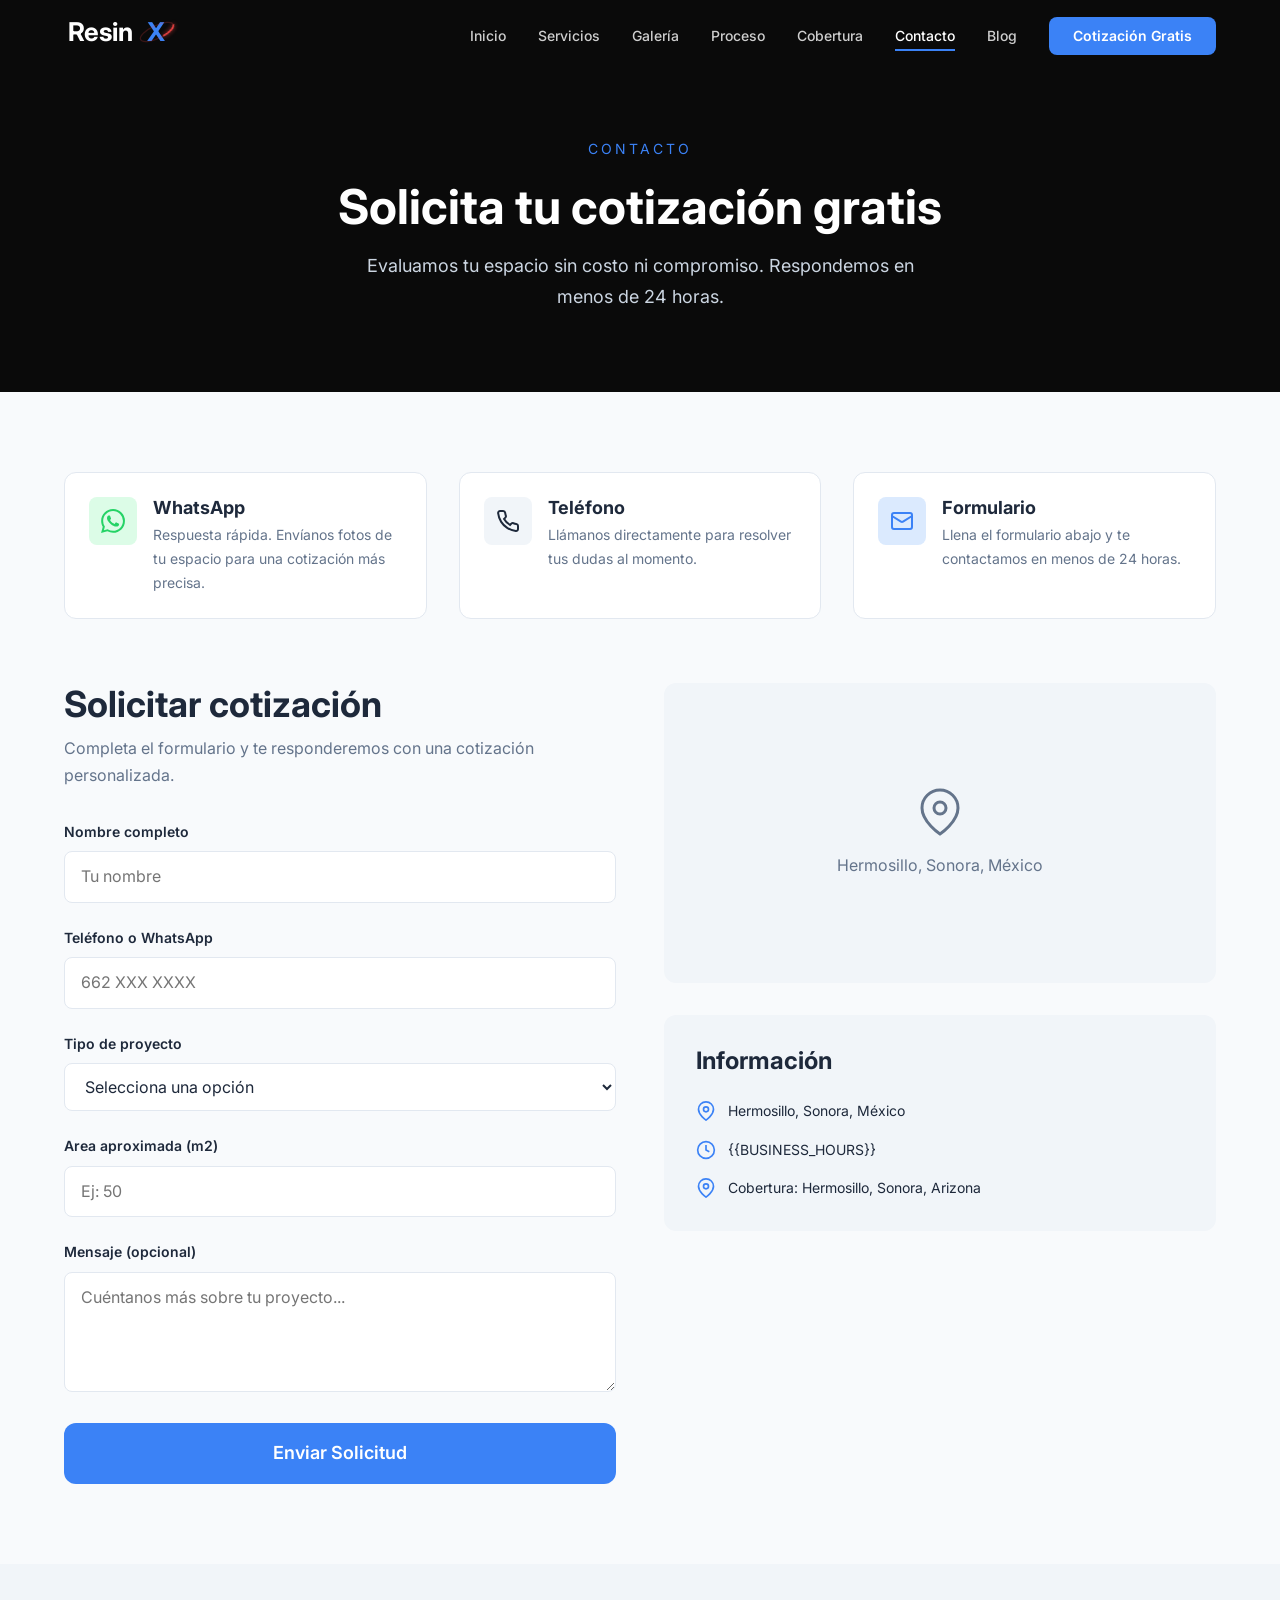
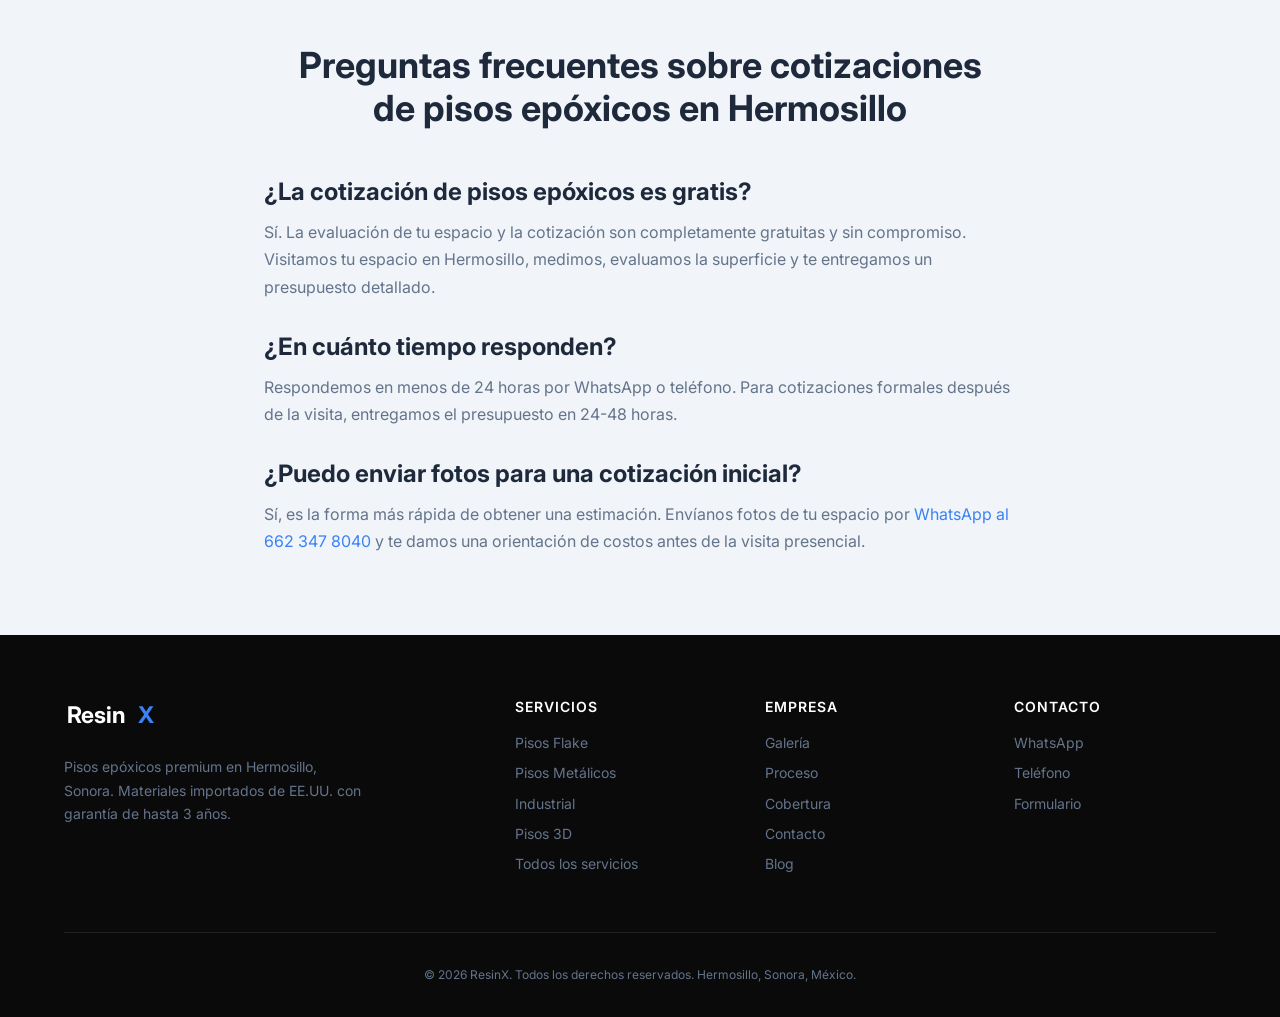
<file: contacto.html>
<!DOCTYPE html>
<html lang="es-MX">
<head>
  <meta charset="UTF-8">
  <meta name="google-site-verification" content="qNXOj0Hkt4haKqAshNkCycOvkEne9h8T9MTNFonmTPM">
  <link rel="icon" type="image/svg+xml" href="favicon.svg">
  <meta name="viewport" content="width=device-width, initial-scale=1.0">
  <title>Contacto y Cotización Gratis | ResinX Pisos Epóxicos Hermosillo</title>
  <meta name="description" content="Solicita tu cotización gratis de pisos epóxicos en Hermosillo. Contáctanos por WhatsApp, teléfono o formulario. Evaluación sin costo ni compromiso.">
  <link rel="canonical" href="https://resinx.net/contacto.html">
  <meta property="og:title" content="Contacto | ResinX Pisos Epóxicos Hermosillo">
  <meta property="og:description" content="Solicita tu cotización gratis. WhatsApp, teléfono o formulario. Sin compromiso.">
  <meta property="og:type" content="website">
  <meta property="og:url" content="https://resinx.net/contacto.html">
  <meta property="og:locale" content="es_MX">
  <link rel="preconnect" href="https://fonts.googleapis.com">
  <link rel="preconnect" href="https://fonts.gstatic.com" crossorigin>
  <link href="https://fonts.googleapis.com/css2?family=Inter:wght@400;500;600;700;800&display=swap" rel="stylesheet">
  <link rel="stylesheet" href="css/main.css">
  <link rel="stylesheet" href="css/animations.css">
  <style>
    .form-group { margin-bottom: var(--space-6); }
    .form-group label { display: block; font-weight: 600; font-size: var(--font-sm); margin-bottom: var(--space-2); color: var(--color-slate); }
    .form-group input, .form-group select, .form-group textarea { width: 100%; padding: var(--space-3) var(--space-4); border: 1px solid var(--color-gray-200); border-radius: var(--radius-md); font-size: var(--font-base); background: white; transition: border-color var(--transition-fast); }
    .form-group input:focus, .form-group select:focus, .form-group textarea:focus { outline: none; border-color: var(--color-blue); box-shadow: 0 0 0 3px rgba(59,130,246,0.1); }
    .form-group textarea { resize: vertical; min-height: 120px; }
    .contact-card { padding: var(--space-6); background: white; border-radius: var(--radius-lg); border: 1px solid var(--color-gray-200); display: flex; align-items: flex-start; gap: var(--space-4); transition: all var(--transition-base); }
    .contact-card:hover { box-shadow: var(--shadow-md); transform: translateY(-2px); }
    .contact-card__icon { width: 48px; height: 48px; border-radius: var(--radius-md); display: flex; align-items: center; justify-content: center; flex-shrink: 0; }
  </style>
  <script type="application/ld+json">
  {
    "@context": "https://schema.org",
    "@type": "ContactPage",
    "name": "Contacto - ResinX Pisos Epóxicos Hermosillo",
    "url": "https://resinx.net/contacto.html",
    "mainEntity": {
      "@type": "LocalBusiness",
      "name": "ResinX",
      "telephone": "+526623478040",
      "url": "https://resinx.net",
      "address": {
        "@type": "PostalAddress",
        "addressLocality": "Hermosillo",
        "addressRegion": "Sonora",
        "addressCountry": "MX"
      },
      "contactPoint": {
        "@type": "ContactPoint",
        "telephone": "+526623478040",
        "contactType": "sales",
        "availableLanguage": ["Spanish", "English"]
      }
    }
  }
  </script>
  <script type="application/ld+json">
  {
    "@context": "https://schema.org",
    "@type": "FAQPage",
    "mainEntity": [
      {
        "@type": "Question",
        "name": "\u00bfLa cotizaci\u00f3n de pisos ep\u00f3xicos es gratis?",
        "acceptedAnswer": {
          "@type": "Answer",
          "text": "S\u00ed. La evaluaci\u00f3n de tu espacio y la cotizaci\u00f3n son completamente gratuitas y sin compromiso. Visitamos tu espacio en Hermosillo, medimos, evaluamos la superficie y te entregamos un presupuesto detallado."
        }
      },
      {
        "@type": "Question",
        "name": "\u00bfEn cu\u00e1nto tiempo responden?",
        "acceptedAnswer": {
          "@type": "Answer",
          "text": "Respondemos en menos de 24 horas por WhatsApp o tel\u00e9fono. Para cotizaciones formales despu\u00e9s de la visita, entregamos el presupuesto en 24-48 horas."
        }
      },
      {
        "@type": "Question",
        "name": "\u00bfPuedo enviar fotos para una cotizaci\u00f3n inicial?",
        "acceptedAnswer": {
          "@type": "Answer",
          "text": "S\u00ed, es la forma m\u00e1s r\u00e1pida de obtener una estimaci\u00f3n. Env\u00edanos fotos de tu espacio por WhatsApp al 662 347 8040 y te damos una orientaci\u00f3n de costos antes de la visita presencial."
        }
      }
    ]
  }
  </script>
</head>
<body>
  <nav class="nav nav--solid" role="navigation" aria-label="Navegación principal">
    <div class="nav__inner">
      <a href="index.html" class="nav__logo-link" aria-label="ResinX - Inicio">
        <svg class="nav__logo" viewBox="0 0 340 100" height="36" aria-hidden="true"><text x="10" y="75" font-family="Inter, Arial, sans-serif" font-weight="700" font-size="72" fill="#ffffff">Resin</text><text x="230" y="75" font-family="Inter, Arial, sans-serif" font-weight="700" font-size="72" fill="#3b82f6" class="logo-x-glow">X</text><ellipse class="logo-ring-base" cx="258" cy="50" rx="50" ry="18" fill="none" stroke="#ef4444" stroke-width="3.5" transform="rotate(-25, 258, 50)"/><ellipse class="logo-ring-trace" cx="258" cy="50" rx="50" ry="18" fill="none" stroke="#ef4444" stroke-width="4.5" transform="rotate(-25, 258, 50)"/></svg>
      </a>
      <button class="nav__toggle" aria-label="Menu" aria-expanded="false"><span></span><span></span><span></span></button>
      <div class="nav__links">
        <a href="index.html" class="nav__link">Inicio</a>
        <a href="servicios.html" class="nav__link">Servicios</a>
        <a href="galeria.html" class="nav__link">Galería</a>
        <a href="proceso.html" class="nav__link">Proceso</a>
        <a href="cobertura.html" class="nav__link">Cobertura</a>
        <a href="contacto.html" class="nav__link nav__link--active">Contacto</a>
        <a href="blog/" class="nav__link">Blog</a>
        <a href="contacto.html" class="btn btn--primary nav__cta">Cotización Gratis</a>
      </div>
    </div>
  </nav>

  <section class="section section--dark" style="padding-top:calc(var(--nav-height) + var(--space-16));">
    <div class="container text-center">
      <span style="font-size:var(--font-sm);letter-spacing:3px;text-transform:uppercase;color:var(--color-blue);">Contacto</span>
      <h1 style="color:white;margin-top:var(--space-4);">Solicita tu cotización gratis</h1>
      <p style="color:var(--color-gray-300);font-size:var(--font-lg);max-width:600px;margin:var(--space-4) auto 0;">Evaluamos tu espacio sin costo ni compromiso. Respondemos en menos de 24 horas.</p>
    </div>
  </section>

  <section class="section">
    <div class="container">
      <div class="grid grid--3" style="margin-bottom:var(--space-16);">
        <a href="https://wa.me/526623478040" target="_blank" rel="noopener" class="contact-card reveal">
          <div class="contact-card__icon" style="background:#dcfce7;">
            <svg width="24" height="24" viewBox="0 0 24 24" fill="#25d366"><path d="M17.472 14.382c-.297-.149-1.758-.867-2.03-.967-.273-.099-.471-.148-.67.15-.197.297-.767.966-.94 1.164-.173.199-.347.223-.644.075-.297-.15-1.255-.463-2.39-1.475-.883-.788-1.48-1.761-1.653-2.059-.173-.297-.018-.458.13-.606.134-.133.298-.347.446-.52.149-.174.198-.298.298-.497.099-.198.05-.371-.025-.52-.075-.149-.669-1.612-.916-2.207-.242-.579-.487-.5-.669-.51-.173-.008-.371-.01-.57-.01-.198 0-.52.074-.792.372-.272.297-1.04 1.016-1.04 2.479 0 1.462 1.065 2.875 1.213 3.074.149.198 2.096 3.2 5.077 4.487.709.306 1.262.489 1.694.625.712.227 1.36.195 1.871.118.571-.085 1.758-.719 2.006-1.413.248-.694.248-1.289.173-1.413-.074-.124-.272-.198-.57-.347m-5.421 7.403h-.004a9.87 9.87 0 01-5.031-1.378l-.361-.214-3.741.982.998-3.648-.235-.374a9.86 9.86 0 01-1.51-5.26c.001-5.45 4.436-9.884 9.888-9.884 2.64 0 5.122 1.03 6.988 2.898a9.825 9.825 0 012.893 6.994c-.003 5.45-4.437 9.884-9.885 9.884m8.413-18.297A11.815 11.815 0 0012.05 0C5.495 0 .16 5.335.157 11.892c0 2.096.547 4.142 1.588 5.945L.057 24l6.305-1.654a11.882 11.882 0 005.683 1.448h.005c6.554 0 11.89-5.335 11.893-11.893a11.821 11.821 0 00-3.48-8.413z"/></svg>
          </div>
          <div>
            <h3 style="font-size:var(--font-lg);margin-bottom:var(--space-1);">WhatsApp</h3>
            <p style="font-size:var(--font-sm);color:var(--color-slate-lighter);">Respuesta rápida. Envíanos fotos de tu espacio para una cotización más precisa.</p>
          </div>
        </a>
        <a href="tel:+526623478040" class="contact-card reveal">
          <div class="contact-card__icon" style="background:var(--color-gray-100);">
            <svg width="24" height="24" viewBox="0 0 24 24" fill="none" stroke="var(--color-slate)" stroke-width="2"><path d="M22 16.92v3a2 2 0 01-2.18 2 19.79 19.79 0 01-8.63-3.07 19.5 19.5 0 01-6-6 19.79 19.79 0 01-3.07-8.67A2 2 0 014.11 2h3a2 2 0 012 1.72c.127.96.361 1.903.7 2.81a2 2 0 01-.45 2.11L8.09 9.91a16 16 0 006 6l1.27-1.27a2 2 0 012.11-.45c.907.339 1.85.573 2.81.7A2 2 0 0122 16.92z"/></svg>
          </div>
          <div>
            <h3 style="font-size:var(--font-lg);margin-bottom:var(--space-1);">Teléfono</h3>
            <p style="font-size:var(--font-sm);color:var(--color-slate-lighter);">Llámanos directamente para resolver tus dudas al momento.</p>
          </div>
        </a>
        <div class="contact-card reveal">
          <div class="contact-card__icon" style="background:#dbeafe;">
            <svg width="24" height="24" viewBox="0 0 24 24" fill="none" stroke="var(--color-blue)" stroke-width="2"><rect x="2" y="4" width="20" height="16" rx="2"/><path d="M22 7l-8.97 5.7a1.94 1.94 0 01-2.06 0L2 7"/></svg>
          </div>
          <div>
            <h3 style="font-size:var(--font-lg);margin-bottom:var(--space-1);">Formulario</h3>
            <p style="font-size:var(--font-sm);color:var(--color-slate-lighter);">Llena el formulario abajo y te contactamos en menos de 24 horas.</p>
          </div>
        </div>
      </div>

      <div style="display:grid;grid-template-columns:1fr 1fr;gap:var(--space-12);align-items:start;">
        <div class="reveal">
          <h2 style="margin-bottom:var(--space-2);">Solicitar cotización</h2>
          <p style="margin-bottom:var(--space-8);color:var(--color-slate-lighter);">Completa el formulario y te responderemos con una cotización personalizada.</p>
          <form id="contact-form" action="#" method="POST">
            <div class="form-group"><label for="nombre">Nombre completo</label><input type="text" id="nombre" name="nombre" required placeholder="Tu nombre"></div>
            <div class="form-group"><label for="teléfono">Teléfono o WhatsApp</label><input type="tel" id="teléfono" name="teléfono" placeholder="662 XXX XXXX"></div>
            <div class="form-group"><label for="tipo">Tipo de proyecto</label>
              <select id="tipo" name="tipo" required>
                <option value="" disabled selected>Selecciona una opción</option>
                <option value="Residencial - Cochera">Residencial - Cochera</option>
                <option value="Residencial - Interior">Residencial - Interior</option>
                <option value="Residencial - Patio/Exterior">Residencial - Patio/Exterior</option>
                <option value="Comercial - Local/Tienda">Comercial - Local/Tienda</option>
                <option value="Comercial - Restaurante">Comercial - Restaurante</option>
                <option value="Comercial - Showroom/Oficina">Comercial - Showroom/Oficina</option>
                <option value="Industrial - Bodega">Industrial - Bodega</option>
                <option value="Industrial - Taller">Industrial - Taller</option>
                <option value="Industrial - Planta">Industrial - Planta</option>
                <option value="Otro">Otro</option>
              </select>
            </div>
            <div class="form-group"><label for="area">Area aproximada (m2)</label><input type="number" id="area" name="area" placeholder="Ej: 50" min="1"></div>
            <div class="form-group"><label for="mensaje">Mensaje (opcional)</label><textarea id="mensaje" name="mensaje" placeholder="Cuéntanos más sobre tu proyecto..."></textarea></div>
            <button type="submit" class="btn btn--primary btn--large" style="width:100%;">Enviar Solicitud</button>
          </form>
        </div>
        <div class="reveal">
          <div style="border-radius:var(--radius-lg);overflow:hidden;margin-bottom:var(--space-8);background:var(--color-gray-100);height:300px;display:flex;align-items:center;justify-content:center;">
            <div style="text-align:center;color:var(--color-slate-lighter);">
              <svg width="48" height="48" viewBox="0 0 24 24" fill="none" stroke="currentColor" stroke-width="1.5" style="margin-bottom:8px;"><path d="M21 10c0 7-9 13-9 13s-9-6-9-13a9 9 0 0118 0z"/><circle cx="12" cy="10" r="3"/></svg>
              <p>Hermosillo, Sonora, México</p>
            </div>
          </div>
          <div style="background:var(--color-gray-100);border-radius:var(--radius-lg);padding:var(--space-8);">
            <h3 style="margin-bottom:var(--space-6);">Información</h3>
            <div style="display:flex;flex-direction:column;gap:var(--space-4);">
              <div style="display:flex;align-items:center;gap:var(--space-3);">
                <svg width="20" height="20" viewBox="0 0 24 24" fill="none" stroke="var(--color-blue)" stroke-width="2"><path d="M21 10c0 7-9 13-9 13s-9-6-9-13a9 9 0 0118 0z"/><circle cx="12" cy="10" r="3"/></svg>
                <span style="font-size:var(--font-sm);">Hermosillo, Sonora, México</span>
              </div>
              <div style="display:flex;align-items:center;gap:var(--space-3);">
                <svg width="20" height="20" viewBox="0 0 24 24" fill="none" stroke="var(--color-blue)" stroke-width="2"><circle cx="12" cy="12" r="10"/><path d="M12 6v6l4 2"/></svg>
                <span style="font-size:var(--font-sm);">{{BUSINESS_HOURS}}</span>
              </div>
              <div style="display:flex;align-items:center;gap:var(--space-3);">
                <svg width="20" height="20" viewBox="0 0 24 24" fill="none" stroke="var(--color-blue)" stroke-width="2"><path d="M21 10c0 7-9 13-9 13s-9-6-9-13a9 9 0 0118 0z"/><circle cx="12" cy="10" r="3"/></svg>
                <span style="font-size:var(--font-sm);">Cobertura: Hermosillo, Sonora, Arizona</span>
              </div>
            </div>
          </div>
        </div>
      </div>
    </div>
  </section>

  <section class="section section--gray">
    <div class="container" style="max-width:800px;">
      <div class="section-header" style="text-align:center;">
        <h2 class="section-header__title">Preguntas frecuentes sobre cotizaciones de pisos epóxicos en Hermosillo</h2>
      </div>
      <div style="display:flex;flex-direction:column;gap:var(--space-8);">
        <div>
          <h3 style="margin-bottom:var(--space-3);">¿La cotización de pisos epóxicos es gratis?</h3>
          <p>Sí. La evaluación de tu espacio y la cotización son completamente gratuitas y sin compromiso. Visitamos tu espacio en Hermosillo, medimos, evaluamos la superficie y te entregamos un presupuesto detallado.</p>
        </div>
        <div>
          <h3 style="margin-bottom:var(--space-3);">¿En cuánto tiempo responden?</h3>
          <p>Respondemos en menos de 24 horas por WhatsApp o teléfono. Para cotizaciones formales después de la visita, entregamos el presupuesto en 24-48 horas.</p>
        </div>
        <div>
          <h3 style="margin-bottom:var(--space-3);">¿Puedo enviar fotos para una cotización inicial?</h3>
          <p>Sí, es la forma más rápida de obtener una estimación. Envíanos fotos de tu espacio por <a href="https://wa.me/526623478040" target="_blank" rel="noopener" style="color:var(--color-blue);">WhatsApp al 662 347 8040</a> y te damos una orientación de costos antes de la visita presencial.</p>
        </div>
      </div>
    </div>
  </section>

  <footer class="footer">
    <div class="container">
      <div class="footer__grid">
        <div><svg viewBox="0 0 340 100" height="32" aria-label="ResinX"><text x="10" y="75" font-family="Inter, Arial, sans-serif" font-weight="700" font-size="72" fill="#ffffff">Resin</text><text x="230" y="75" font-family="Inter, Arial, sans-serif" font-weight="700" font-size="72" fill="#3b82f6">X</text></svg><p class="footer__brand-desc">Pisos epóxicos premium en Hermosillo, Sonora. Materiales importados de EE.UU. con garantía de hasta 3 años.</p></div>
        <div><h4 class="footer__heading">Servicios</h4><a href="servicios.html#flake" class="footer__link">Pisos Flake</a><a href="servicios.html#metalico" class="footer__link">Pisos Metálicos</a><a href="servicios.html#industrial" class="footer__link">Industrial</a><a href="servicios.html#3d" class="footer__link">Pisos 3D</a><a href="servicios.html" class="footer__link">Todos los servicios</a></div>
        <div><h4 class="footer__heading">Empresa</h4><a href="galeria.html" class="footer__link">Galería</a><a href="proceso.html" class="footer__link">Proceso</a><a href="cobertura.html" class="footer__link">Cobertura</a><a href="contacto.html" class="footer__link">Contacto</a><a href="blog/" class="footer__link">Blog</a></div>
        <div><h4 class="footer__heading">Contacto</h4><a href="https://wa.me/526623478040" class="footer__link" target="_blank" rel="noopener">WhatsApp</a><a href="tel:+526623478040" class="footer__link">Teléfono</a><a href="contacto.html" class="footer__link">Formulario</a></div>
      </div>
      <div class="footer__bottom"><p>&copy; 2026 ResinX. Todos los derechos reservados. Hermosillo, Sonora, México.</p></div>
    </div>
  </footer>
  <script src="js/main.js"></script>
</body>
</html>
</file>
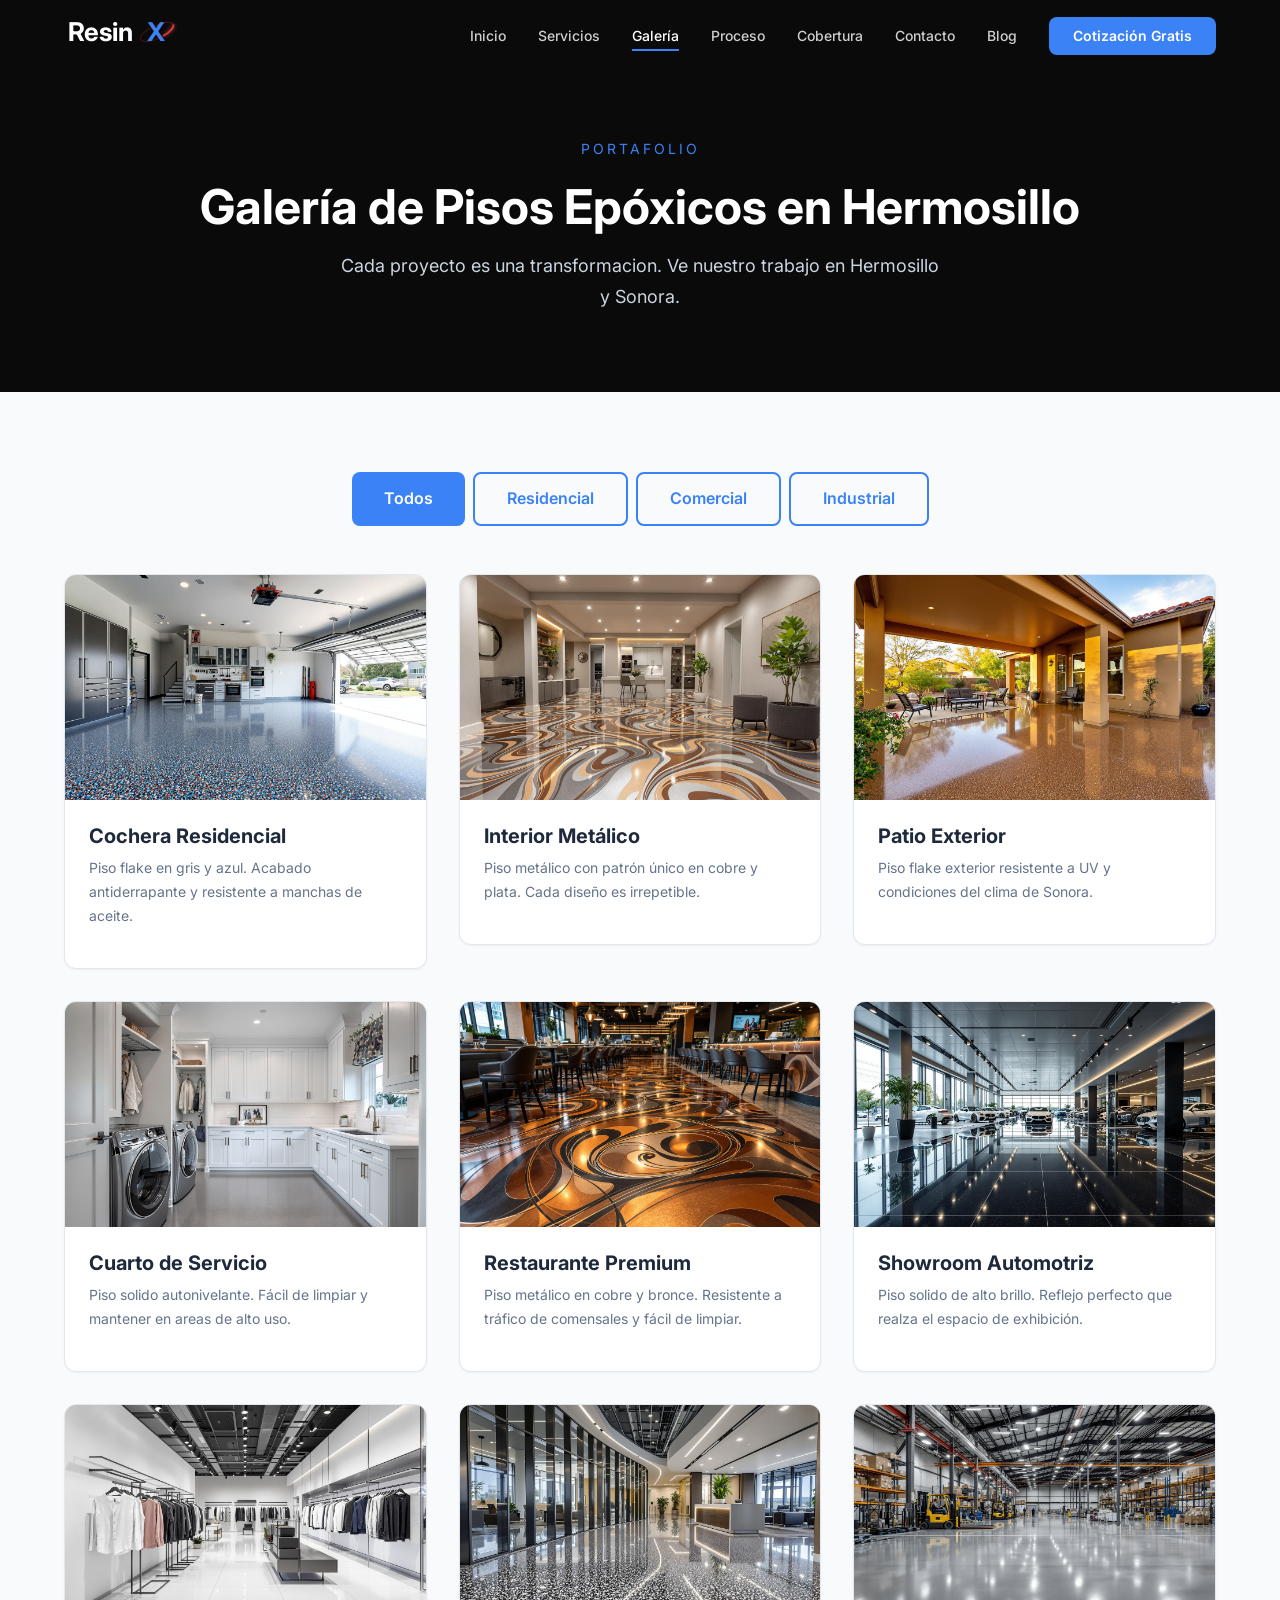
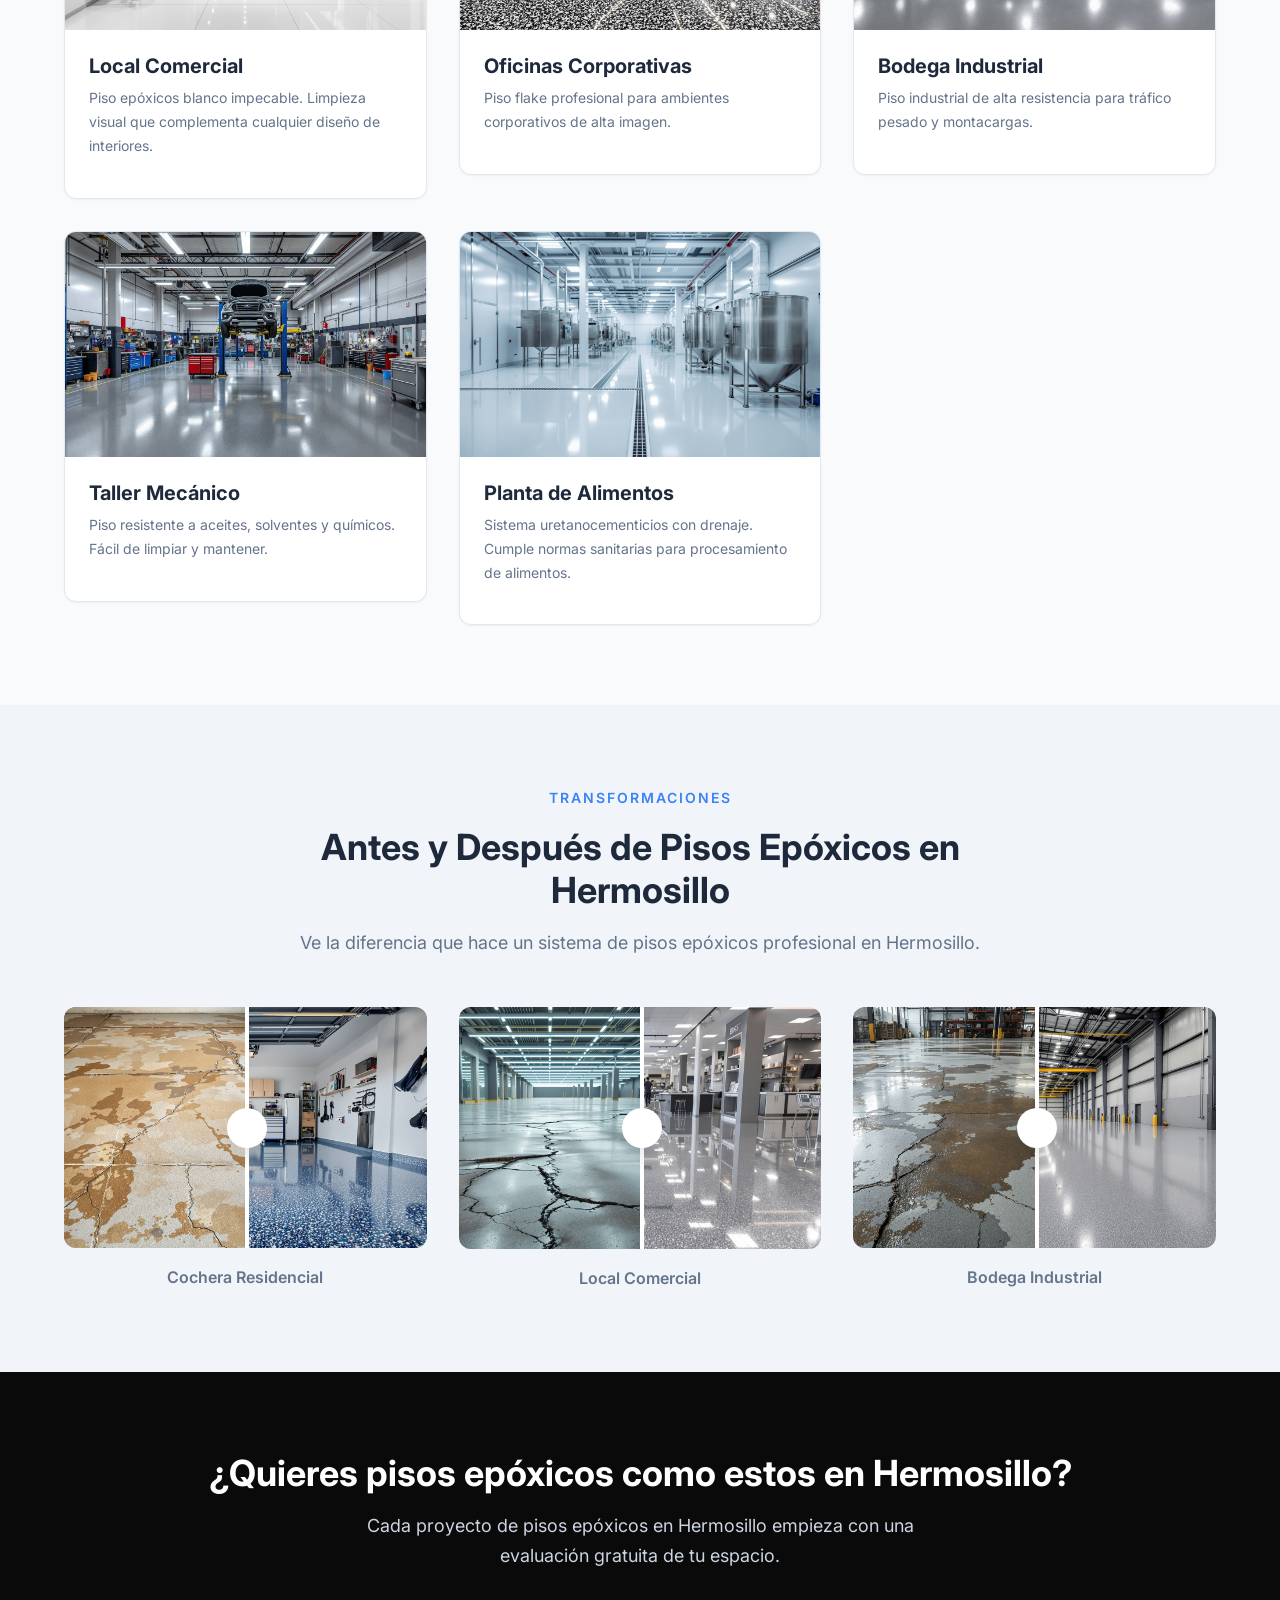
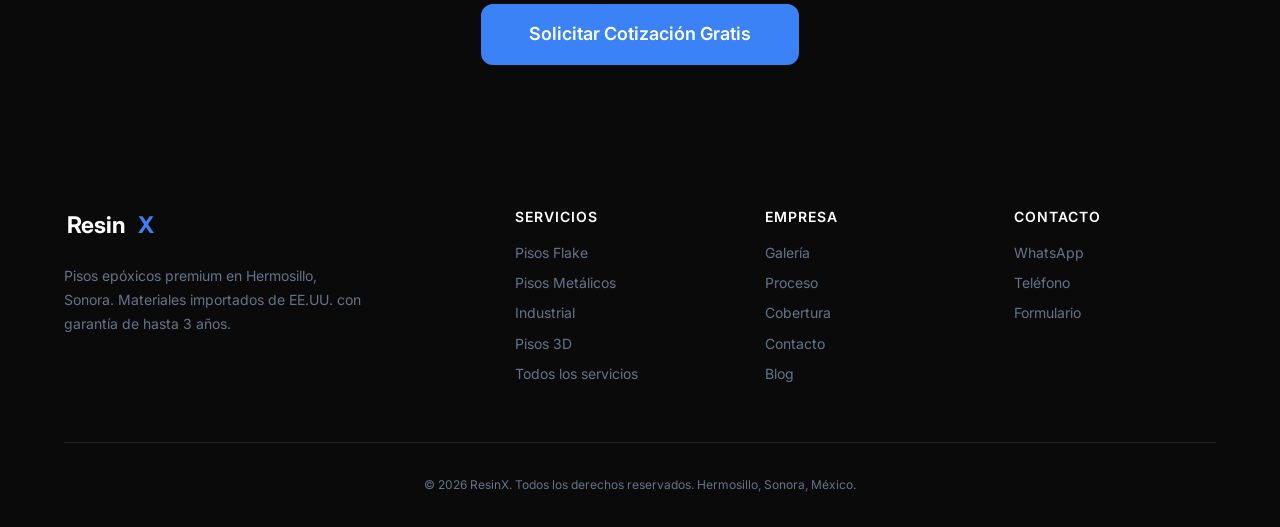
<file: galeria.html>
<!DOCTYPE html>
<html lang="es-MX">
<head>
  <meta charset="UTF-8">
  <meta name="google-site-verification" content="qNXOj0Hkt4haKqAshNkCycOvkEne9h8T9MTNFonmTPM">
  <link rel="icon" type="image/svg+xml" href="favicon.svg">
  <meta name="viewport" content="width=device-width, initial-scale=1.0">
  <title>Galería de Pisos Epóxicos en Hermosillo | Proyectos ResinX</title>
  <meta name="description" content="Galería de proyectos de pisos epóxicos instalados en Hermosillo. Residencial, comercial e industrial. Ve el antes y después de nuestras transformaciones en Sonora.">
  <link rel="canonical" href="https://resinx.net/galeria.html">
  <meta property="og:title" content="Galería de Pisos Epóxicos en Hermosillo | Proyectos ResinX">
  <meta property="og:description" content="Proyectos completados de pisos epóxicos. Ve el antes y después de nuestras transformaciones.">
  <meta property="og:type" content="website">
  <meta property="og:url" content="https://resinx.net/galeria.html">
  <meta property="og:image" content="https://resinx.net/assets/images/gallery/commercial/restaurant-metallic-01.jpg">
  <meta property="og:locale" content="es_MX">
  <link rel="preconnect" href="https://fonts.googleapis.com">
  <link rel="preconnect" href="https://fonts.gstatic.com" crossorigin>
  <link href="https://fonts.googleapis.com/css2?family=Inter:wght@400;500;600;700;800&display=swap" rel="stylesheet">
  <link rel="stylesheet" href="css/main.css">
  <link rel="stylesheet" href="css/animations.css">
  <script type="application/ld+json">
  {
    "@context": "https://schema.org",
    "@type": "ImageGallery",
    "name": "Galería de Pisos Epóxicos en Hermosillo",
    "description": "Proyectos de pisos epóxicos completados en Hermosillo y Sonora. Residencial, comercial e industrial.",
    "url": "https://resinx.net/galeria.html",
    "publisher": { "@type": "Organization", "name": "ResinX", "url": "https://resinx.net" }
  }
  </script>
</head>
<body>
  <nav class="nav nav--solid" role="navigation" aria-label="Navegación principal">
    <div class="nav__inner">
      <a href="index.html" class="nav__logo-link" aria-label="ResinX - Inicio">
        <svg class="nav__logo" viewBox="0 0 340 100" height="36" aria-hidden="true"><text x="10" y="75" font-family="Inter, Arial, sans-serif" font-weight="700" font-size="72" fill="#ffffff">Resin</text><text x="230" y="75" font-family="Inter, Arial, sans-serif" font-weight="700" font-size="72" fill="#3b82f6" class="logo-x-glow">X</text><ellipse class="logo-ring-base" cx="258" cy="50" rx="50" ry="18" fill="none" stroke="#ef4444" stroke-width="3.5" transform="rotate(-25, 258, 50)"/><ellipse class="logo-ring-trace" cx="258" cy="50" rx="50" ry="18" fill="none" stroke="#ef4444" stroke-width="4.5" transform="rotate(-25, 258, 50)"/></svg>
      </a>
      <button class="nav__toggle" aria-label="Menu" aria-expanded="false"><span></span><span></span><span></span></button>
      <div class="nav__links">
        <a href="index.html" class="nav__link">Inicio</a>
        <a href="servicios.html" class="nav__link">Servicios</a>
        <a href="galeria.html" class="nav__link nav__link--active">Galería</a>
        <a href="proceso.html" class="nav__link">Proceso</a>
        <a href="cobertura.html" class="nav__link">Cobertura</a>
        <a href="contacto.html" class="nav__link">Contacto</a>
        <a href="blog/" class="nav__link">Blog</a>
        <a href="contacto.html" class="btn btn--primary nav__cta">Cotización Gratis</a>
      </div>
    </div>
  </nav>

  <section class="section section--dark" style="padding-top:calc(var(--nav-height) + var(--space-16));">
    <div class="container text-center">
      <span style="font-size:var(--font-sm);letter-spacing:3px;text-transform:uppercase;color:var(--color-blue);">Portafolio</span>
      <h1 style="color:white;margin-top:var(--space-4);">Galería de Pisos Epóxicos en Hermosillo</h1>
      <p style="color:var(--color-gray-300);font-size:var(--font-lg);max-width:600px;margin:var(--space-4) auto 0;">Cada proyecto es una transformacion. Ve nuestro trabajo en Hermosillo y Sonora.</p>
    </div>
  </section>

  <section class="section">
    <div class="container">
      <div style="display:flex;justify-content:center;gap:var(--space-2);margin-bottom:var(--space-12);flex-wrap:wrap;">
        <button class="btn btn--primary gallery-filter" data-filter="all">Todos</button>
        <button class="btn btn--secondary gallery-filter" data-filter="residencial">Residencial</button>
        <button class="btn btn--secondary gallery-filter" data-filter="comercial">Comercial</button>
        <button class="btn btn--secondary gallery-filter" data-filter="industrial">Industrial</button>
      </div>
      <div class="grid grid--3" id="gallery-grid">
        <div class="gallery-item" data-category="residencial"><div class="card"><img class="card__image" src="assets/images/gallery/residential/garage-flake-01.jpg" alt="Cochera en Hermosillo con piso flake epóxico gris y azul" loading="lazy" data-lightbox><div class="card__body"><h3 class="card__title">Cochera Residencial</h3><p class="card__text">Piso flake en gris y azul. Acabado antiderrapante y resistente a manchas de aceite.</p></div></div></div>
        <div class="gallery-item" data-category="residencial"><div class="card"><img class="card__image" src="assets/images/gallery/residential/interior-metallic-01.jpg" alt="Interior residencial en Hermosillo con piso metálico epóxico en tonos cobre y plata" loading="lazy" data-lightbox><div class="card__body"><h3 class="card__title">Interior Metálico</h3><p class="card__text">Piso metálico con patrón único en cobre y plata. Cada diseño es irrepetible.</p></div></div></div>
        <div class="gallery-item" data-category="residencial"><div class="card"><img class="card__image" src="assets/images/gallery/residential/patio-flake-01.jpg" alt="Patio residencial en Hermosillo con piso flake epóxico en tonos tierra" loading="lazy" data-lightbox><div class="card__body"><h3 class="card__title">Patio Exterior</h3><p class="card__text">Piso flake exterior resistente a UV y condiciones del clima de Sonora.</p></div></div></div>
        <div class="gallery-item" data-category="residencial"><div class="card"><img class="card__image" src="assets/images/gallery/residential/interior-solid-01.jpg" alt="Cuarto de lavado con piso epóxicos solido gris" loading="lazy" data-lightbox><div class="card__body"><h3 class="card__title">Cuarto de Servicio</h3><p class="card__text">Piso solido autonivelante. Fácil de limpiar y mantener en areas de alto uso.</p></div></div></div>
        <div class="gallery-item" data-category="comercial"><div class="card"><img class="card__image" src="assets/images/gallery/commercial/restaurant-metallic-01.jpg" alt="Restaurante en Hermosillo con piso metálico epóxico en tonos cobre y bronce" loading="lazy" data-lightbox><div class="card__body"><h3 class="card__title">Restaurante Premium</h3><p class="card__text">Piso metálico en cobre y bronce. Resistente a tráfico de comensales y fácil de limpiar.</p></div></div></div>
        <div class="gallery-item" data-category="comercial"><div class="card"><img class="card__image" src="assets/images/gallery/commercial/showroom-solid-01.jpg" alt="Showroom de autos en Hermosillo con piso epóxico alto brillo gris oscuro" loading="lazy" data-lightbox><div class="card__body"><h3 class="card__title">Showroom Automotriz</h3><p class="card__text">Piso solido de alto brillo. Reflejo perfecto que realza el espacio de exhibición.</p></div></div></div>
        <div class="gallery-item" data-category="comercial"><div class="card"><img class="card__image" src="assets/images/gallery/commercial/retail-white-01.jpg" alt="Tienda de ropa con piso epóxicos blanco impecable" loading="lazy" data-lightbox><div class="card__body"><h3 class="card__title">Local Comercial</h3><p class="card__text">Piso epóxicos blanco impecable. Limpieza visual que complementa cualquier diseño de interiores.</p></div></div></div>
        <div class="gallery-item" data-category="comercial"><div class="card"><img class="card__image" src="assets/images/gallery/commercial/office-flake-01.jpg" alt="Lobby de oficinas con piso flake epóxicos profesional" loading="lazy" data-lightbox><div class="card__body"><h3 class="card__title">Oficinas Corporativas</h3><p class="card__text">Piso flake profesional para ambientes corporativos de alta imagen.</p></div></div></div>
        <div class="gallery-item" data-category="industrial"><div class="card"><img class="card__image" src="assets/images/gallery/industrial/warehouse-01.jpg" alt="Bodega industrial en Hermosillo con piso epóxico de alta resistencia" loading="lazy" data-lightbox><div class="card__body"><h3 class="card__title">Bodega Industrial</h3><p class="card__text">Piso industrial de alta resistencia para tráfico pesado y montacargas.</p></div></div></div>
        <div class="gallery-item" data-category="industrial"><div class="card"><img class="card__image" src="assets/images/gallery/industrial/workshop-01.jpg" alt="Taller mecánico en Hermosillo con piso epóxico resistente a químicos" loading="lazy" data-lightbox><div class="card__body"><h3 class="card__title">Taller Mecánico</h3><p class="card__text">Piso resistente a aceites, solventes y químicos. Fácil de limpiar y mantener.</p></div></div></div>
        <div class="gallery-item" data-category="industrial"><div class="card"><img class="card__image" src="assets/images/gallery/industrial/food-facility-01.jpg" alt="Planta de alimentos con piso uretanocementicios blanco" loading="lazy" data-lightbox><div class="card__body"><h3 class="card__title">Planta de Alimentos</h3><p class="card__text">Sistema uretanocementicios con drenaje. Cumple normas sanitarias para procesamiento de alimentos.</p></div></div></div>
      </div>
    </div>
  </section>

  <section class="section section--gray">
    <div class="container">
      <div class="section-header">
        <span class="section-header__label">Transformaciones</span>
        <h2 class="section-header__title">Antes y Después de Pisos Epóxicos en Hermosillo</h2>
        <p class="section-header__subtitle">Ve la diferencia que hace un sistema de pisos epóxicos profesional en Hermosillo.</p>
      </div>
      <div class="grid grid--3">
        <div class="reveal">
          <div class="ba-slider" data-before-after>
            <img class="ba-slider__after" src="assets/images/gallery/before-after/garage-after.jpg" alt="Cochera después: piso flake epóxicos azul y gris" loading="lazy">
            <div class="ba-slider__before"><img src="assets/images/gallery/before-after/garage-before.jpg" alt="Cochera antes: concreto dañado con manchas" style="width:100%;height:100%;object-fit:cover;" loading="lazy"></div>
            <div class="ba-slider__handle"></div>
          </div>
          <p style="text-align:center;margin-top:var(--space-4);font-weight:600;">Cochera Residencial</p>
        </div>
        <div class="reveal">
          <div class="ba-slider" data-before-after>
            <img class="ba-slider__after" src="assets/images/gallery/before-after/commercial-after.jpg" alt="Local comercial después: piso metálico epóxicos plata" loading="lazy">
            <div class="ba-slider__before"><img src="assets/images/gallery/before-after/commercial-before.jpg" alt="Local comercial antes: concreto desgastado con marcas" style="width:100%;height:100%;object-fit:cover;" loading="lazy"></div>
            <div class="ba-slider__handle"></div>
          </div>
          <p style="text-align:center;margin-top:var(--space-4);font-weight:600;">Local Comercial</p>
        </div>
        <div class="reveal">
          <div class="ba-slider" data-before-after>
            <img class="ba-slider__after" src="assets/images/gallery/before-after/industrial-after.jpg" alt="Bodega después: piso industrial epóxicos gris" loading="lazy">
            <div class="ba-slider__before"><img src="assets/images/gallery/before-after/industrial-before.jpg" alt="Bodega antes: concreto industrial con desgaste severo" style="width:100%;height:100%;object-fit:cover;" loading="lazy"></div>
            <div class="ba-slider__handle"></div>
          </div>
          <p style="text-align:center;margin-top:var(--space-4);font-weight:600;">Bodega Industrial</p>
        </div>
      </div>
    </div>
  </section>

  <section class="section section--dark" style="text-align:center;">
    <div class="container reveal">
      <h2 style="color:white;margin-bottom:var(--space-4);">¿Quieres pisos epóxicos como estos en Hermosillo?</h2>
      <p style="color:var(--color-gray-300);font-size:var(--font-lg);max-width:550px;margin:0 auto var(--space-8);">Cada proyecto de pisos epóxicos en Hermosillo empieza con una evaluación gratuita de tu espacio.</p>
      <a href="contacto.html" class="btn btn--primary btn--large">Solicitar Cotización Gratis</a>
    </div>
  </section>

  <footer class="footer">
    <div class="container">
      <div class="footer__grid">
        <div><svg viewBox="0 0 340 100" height="32" aria-label="ResinX"><text x="10" y="75" font-family="Inter, Arial, sans-serif" font-weight="700" font-size="72" fill="#ffffff">Resin</text><text x="230" y="75" font-family="Inter, Arial, sans-serif" font-weight="700" font-size="72" fill="#3b82f6">X</text></svg><p class="footer__brand-desc">Pisos epóxicos premium en Hermosillo, Sonora. Materiales importados de EE.UU. con garantía de hasta 3 años.</p></div>
        <div><h4 class="footer__heading">Servicios</h4><a href="servicios.html#flake" class="footer__link">Pisos Flake</a><a href="servicios.html#metalico" class="footer__link">Pisos Metálicos</a><a href="servicios.html#industrial" class="footer__link">Industrial</a><a href="servicios.html#3d" class="footer__link">Pisos 3D</a><a href="servicios.html" class="footer__link">Todos los servicios</a></div>
        <div><h4 class="footer__heading">Empresa</h4><a href="galeria.html" class="footer__link">Galería</a><a href="proceso.html" class="footer__link">Proceso</a><a href="cobertura.html" class="footer__link">Cobertura</a><a href="contacto.html" class="footer__link">Contacto</a><a href="blog/" class="footer__link">Blog</a></div>
        <div><h4 class="footer__heading">Contacto</h4><a href="https://wa.me/526623478040" class="footer__link" target="_blank" rel="noopener">WhatsApp</a><a href="tel:+526623478040" class="footer__link">Teléfono</a><a href="contacto.html" class="footer__link">Formulario</a></div>
      </div>
      <div class="footer__bottom"><p>&copy; 2026 ResinX. Todos los derechos reservados. Hermosillo, Sonora, México.</p></div>
    </div>
  </footer>
  <script src="js/main.js"></script>
  <script src="js/gallery.js"></script>
</body>
</html>
</file>
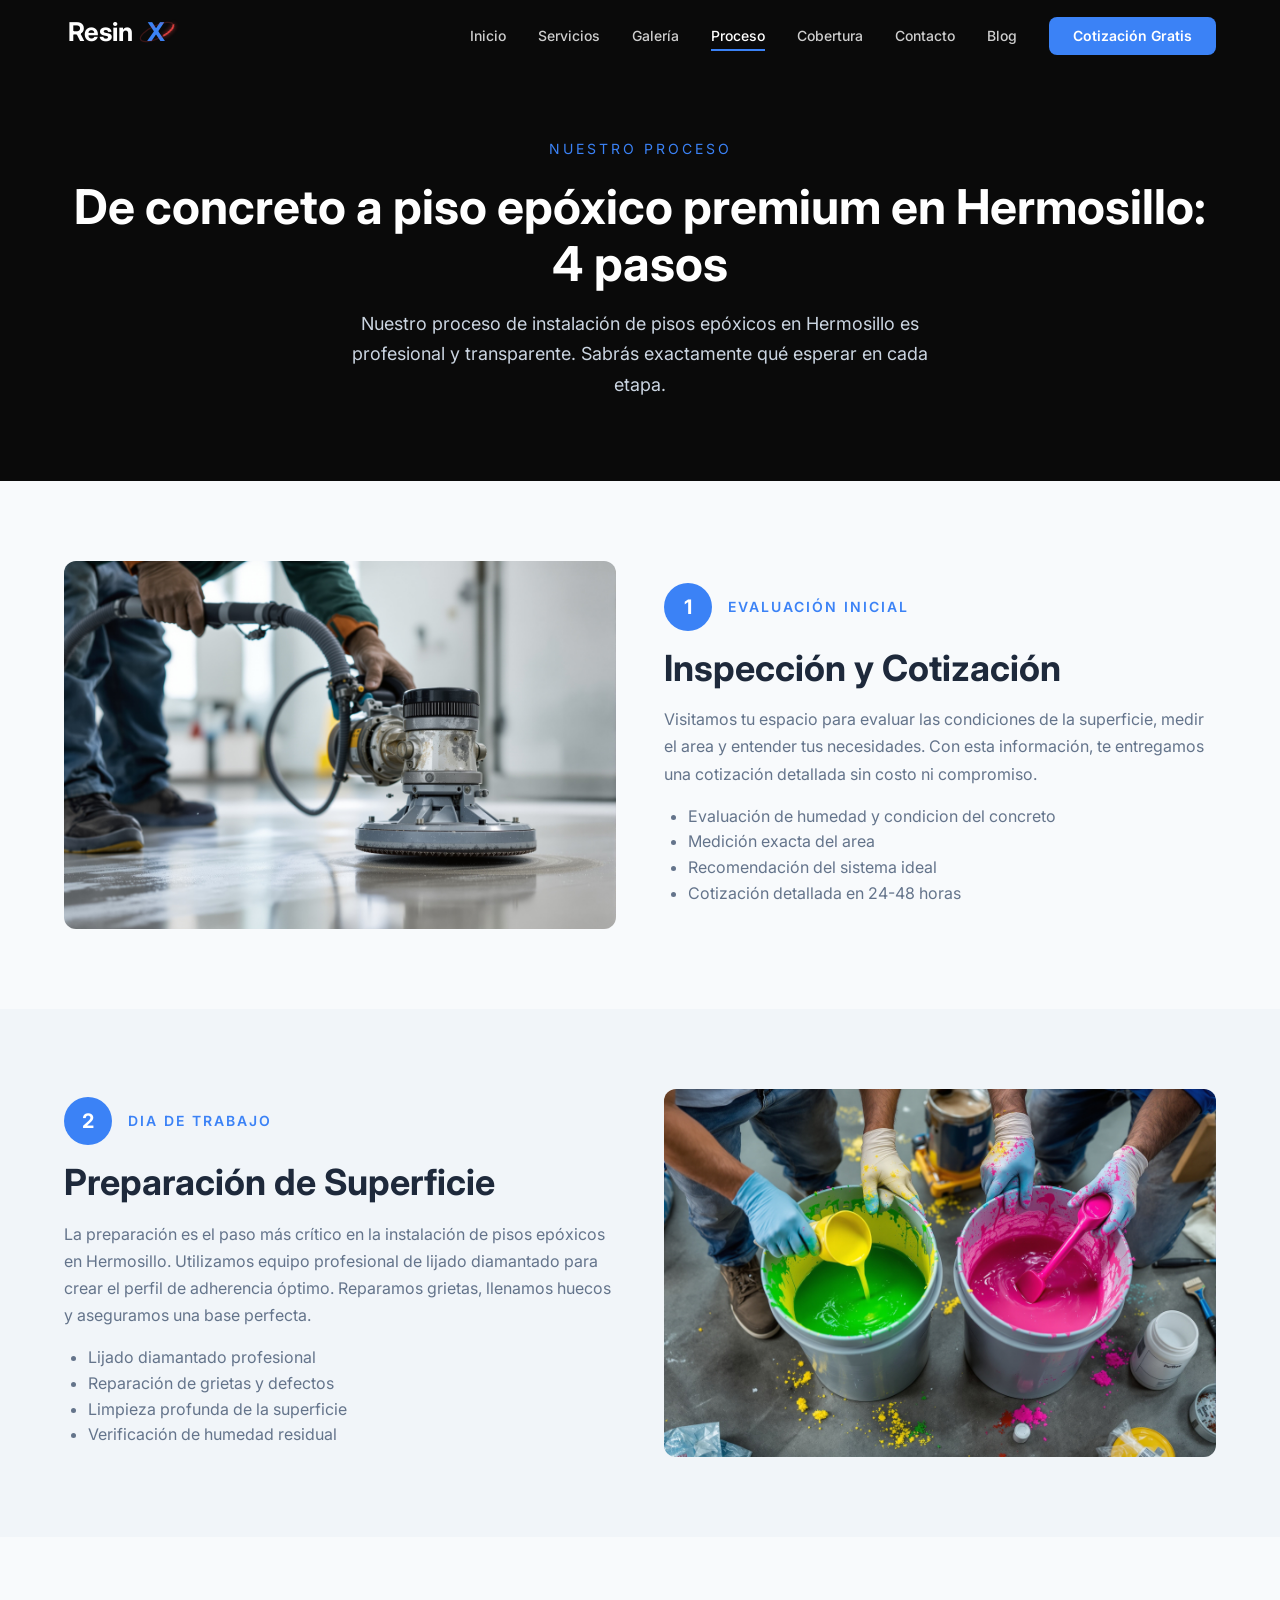
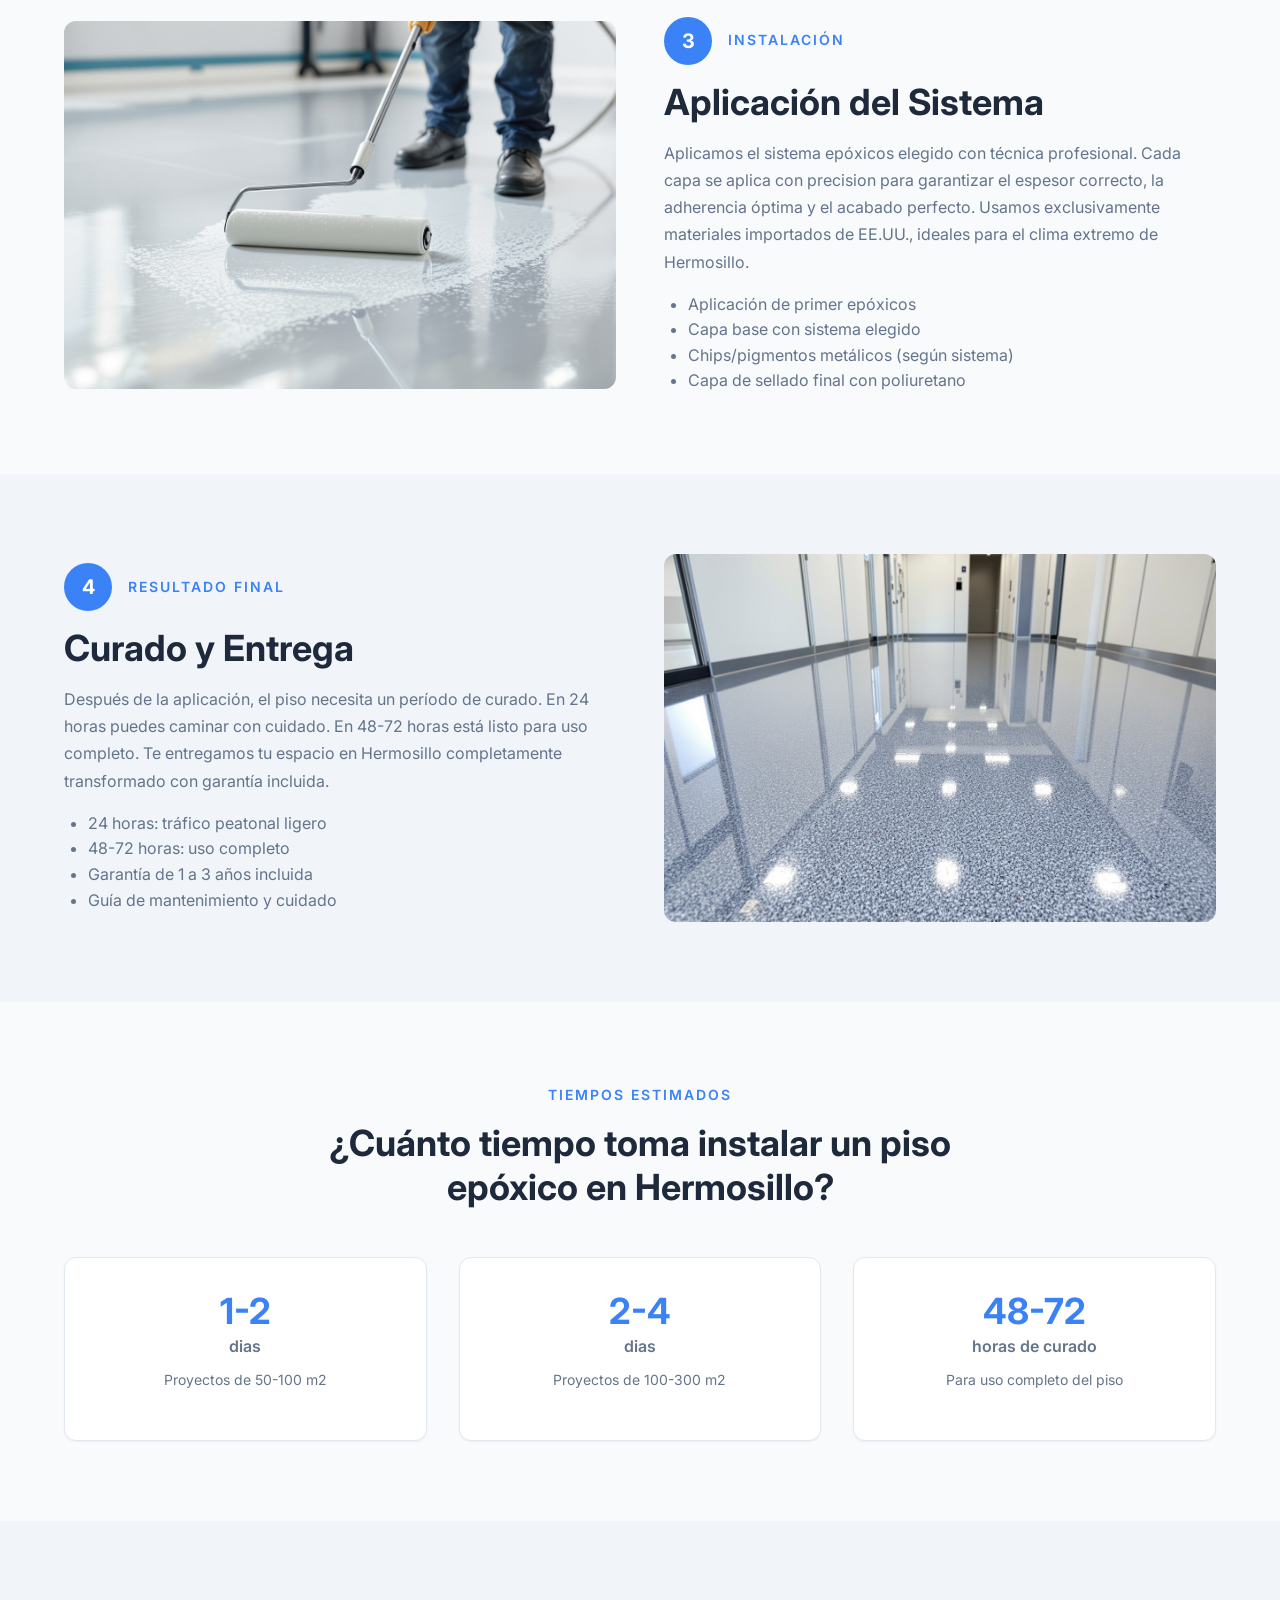
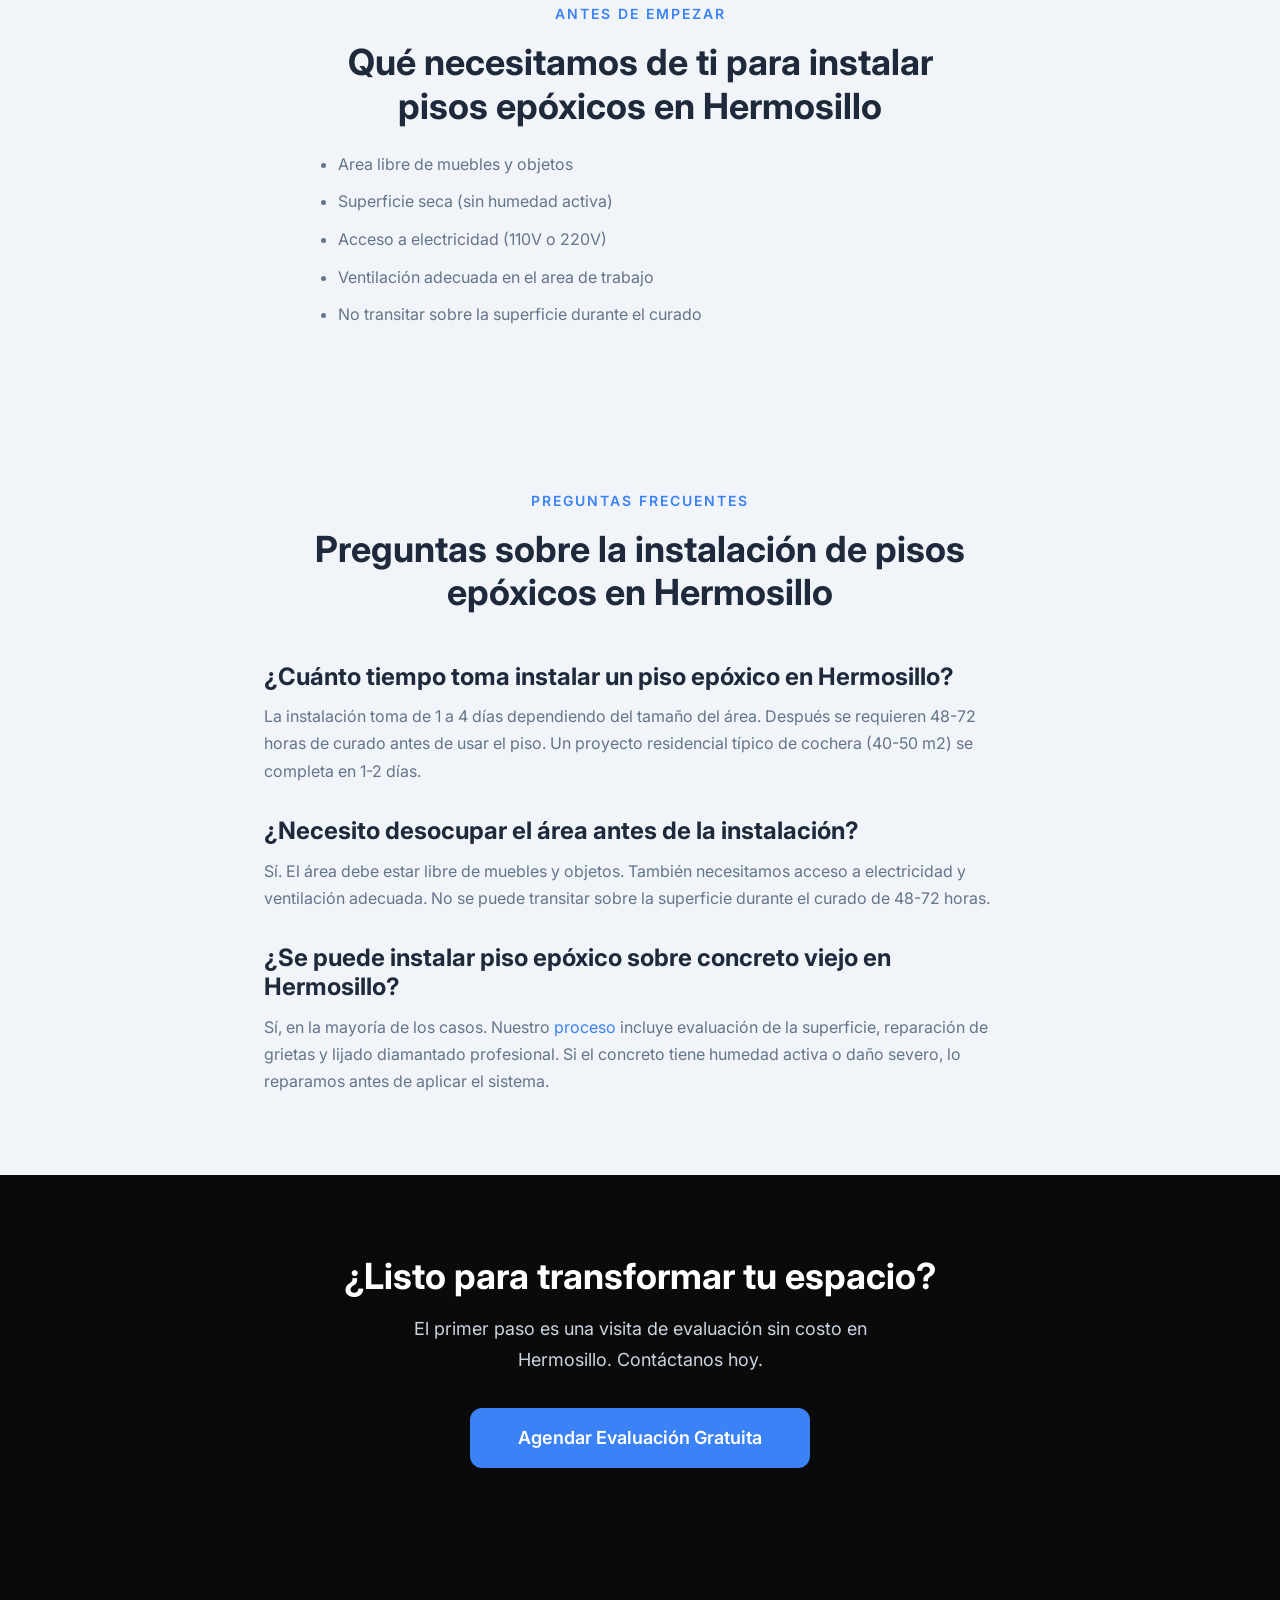
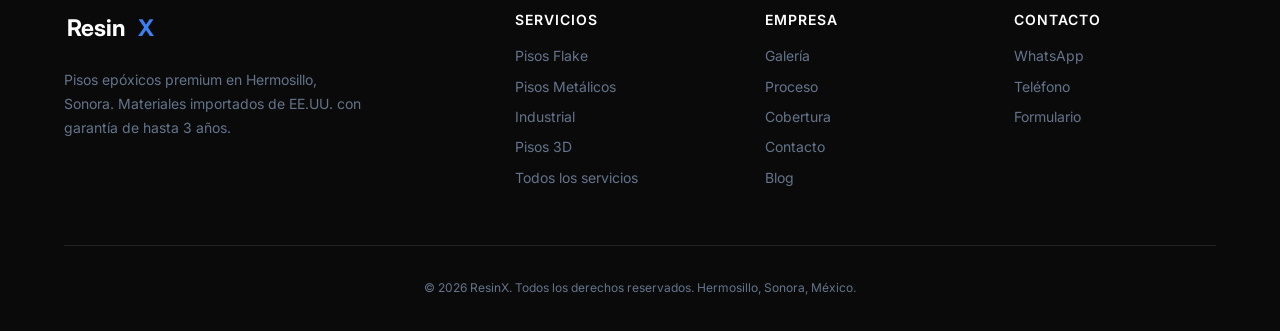
<file: proceso.html>
<!DOCTYPE html>
<html lang="es-MX">
<head>
  <meta charset="UTF-8">
  <meta name="google-site-verification" content="qNXOj0Hkt4haKqAshNkCycOvkEne9h8T9MTNFonmTPM">
  <link rel="icon" type="image/svg+xml" href="favicon.svg">
  <meta name="viewport" content="width=device-width, initial-scale=1.0">
  <title>Proceso de Instalación de Pisos Epóxicos en Hermosillo | ResinX</title>
  <meta name="description" content="Proceso profesional de instalación de pisos epóxicos en Hermosillo, Sonora. Inspección, preparación, aplicación y entrega. Resultados en 1-4 días.">
  <link rel="canonical" href="https://resinx.net/proceso.html">
  <meta property="og:title" content="Proceso de Instalación | ResinX Hermosillo">
  <meta property="og:description" content="Proceso profesional de instalación de pisos epóxicos. De inspección a entrega en 1-4 días.">
  <meta property="og:type" content="website">
  <meta property="og:url" content="https://resinx.net/proceso.html">
  <meta property="og:image" content="https://resinx.net/assets/images/process/03-application.jpg">
  <meta property="og:locale" content="es_MX">
  <link rel="preconnect" href="https://fonts.googleapis.com">
  <link rel="preconnect" href="https://fonts.gstatic.com" crossorigin>
  <link href="https://fonts.googleapis.com/css2?family=Inter:wght@400;500;600;700;800&display=swap" rel="stylesheet">
  <link rel="stylesheet" href="css/main.css">
  <link rel="stylesheet" href="css/animations.css">
  <script type="application/ld+json">
  {
    "@context": "https://schema.org",
    "@type": "HowTo",
    "name": "Proceso de instalación de pisos epóxicos",
    "description": "Proceso profesional de instalación de pisos epóxicos por ResinX en Hermosillo, Sonora.",
    "totalTime": "P4D",
    "step": [
      { "@type": "HowToStep", "position": 1, "name": "Inspección y cotización", "text": "Evaluamos la superficie, medimos el area y entregamos una cotización sin costo." },
      { "@type": "HowToStep", "position": 2, "name": "Preparación de superficie", "text": "Limpieza, reparación de grietas y lijado con equipo profesional para máxima adherencia." },
      { "@type": "HowToStep", "position": 3, "name": "Aplicación del sistema", "text": "Aplicación del sistema epóxicos elegido con técnica profesional y materiales importados." },
      { "@type": "HowToStep", "position": 4, "name": "Curado y entrega", "text": "Curado de 48-72 horas. Entrega final con revisión de calidad y garantía." }
    ]
  }
  </script>
  <script type="application/ld+json">
  {
    "@context": "https://schema.org",
    "@type": "FAQPage",
    "mainEntity": [
      {
        "@type": "Question",
        "name": "\u00bfCu\u00e1nto tiempo toma instalar un piso ep\u00f3xico en Hermosillo?",
        "acceptedAnswer": {
          "@type": "Answer",
          "text": "La instalaci\u00f3n toma de 1 a 4 d\u00edas dependiendo del tama\u00f1o del \u00e1rea. Despu\u00e9s se requieren 48-72 horas de curado antes de usar el piso. Un proyecto residencial t\u00edpico de cochera (40-50 m2) se completa en 1-2 d\u00edas."
        }
      },
      {
        "@type": "Question",
        "name": "\u00bfNecesito desocupar el \u00e1rea antes de la instalaci\u00f3n?",
        "acceptedAnswer": {
          "@type": "Answer",
          "text": "S\u00ed. El \u00e1rea debe estar libre de muebles y objetos. Tambi\u00e9n necesitamos acceso a electricidad y ventilaci\u00f3n adecuada. No se puede transitar sobre la superficie durante el curado de 48-72 horas."
        }
      },
      {
        "@type": "Question",
        "name": "\u00bfSe puede instalar piso ep\u00f3xico sobre concreto viejo en Hermosillo?",
        "acceptedAnswer": {
          "@type": "Answer",
          "text": "S\u00ed, en la mayor\u00eda de los casos. Nuestro proceso incluye evaluaci\u00f3n de la superficie, reparaci\u00f3n de grietas y lijado diamantado profesional. Si el concreto tiene humedad activa o da\u00f1o severo, lo reparamos antes de aplicar el sistema."
        }
      }
    ]
  }
  </script>
</head>
<body>
  <nav class="nav nav--solid" role="navigation" aria-label="Navegación principal">
    <div class="nav__inner">
      <a href="index.html" class="nav__logo-link" aria-label="ResinX - Inicio">
        <svg class="nav__logo" viewBox="0 0 340 100" height="36" aria-hidden="true"><text x="10" y="75" font-family="Inter, Arial, sans-serif" font-weight="700" font-size="72" fill="#ffffff">Resin</text><text x="230" y="75" font-family="Inter, Arial, sans-serif" font-weight="700" font-size="72" fill="#3b82f6" class="logo-x-glow">X</text><ellipse class="logo-ring-base" cx="258" cy="50" rx="50" ry="18" fill="none" stroke="#ef4444" stroke-width="3.5" transform="rotate(-25, 258, 50)"/><ellipse class="logo-ring-trace" cx="258" cy="50" rx="50" ry="18" fill="none" stroke="#ef4444" stroke-width="4.5" transform="rotate(-25, 258, 50)"/></svg>
      </a>
      <button class="nav__toggle" aria-label="Menu" aria-expanded="false"><span></span><span></span><span></span></button>
      <div class="nav__links">
        <a href="index.html" class="nav__link">Inicio</a>
        <a href="servicios.html" class="nav__link">Servicios</a>
        <a href="galeria.html" class="nav__link">Galería</a>
        <a href="proceso.html" class="nav__link nav__link--active">Proceso</a>
        <a href="cobertura.html" class="nav__link">Cobertura</a>
        <a href="contacto.html" class="nav__link">Contacto</a>
        <a href="blog/" class="nav__link">Blog</a>
        <a href="contacto.html" class="btn btn--primary nav__cta">Cotización Gratis</a>
      </div>
    </div>
  </nav>

  <section class="section section--dark" style="padding-top:calc(var(--nav-height) + var(--space-16));">
    <div class="container text-center">
      <span style="font-size:var(--font-sm);letter-spacing:3px;text-transform:uppercase;color:var(--color-blue);">Nuestro Proceso</span>
      <h1 style="color:white;margin-top:var(--space-4);">De concreto a piso epóxico premium en Hermosillo: 4 pasos</h1>
      <p style="color:var(--color-gray-300);font-size:var(--font-lg);max-width:600px;margin:var(--space-4) auto 0;">Nuestro proceso de instalación de pisos epóxicos en Hermosillo es profesional y transparente. Sabrás exactamente qué esperar en cada etapa.</p>
    </div>
  </section>

  <section class="section">
    <div class="container">
      <div style="display:grid;grid-template-columns:1fr 1fr;gap:var(--space-12);align-items:center;">
        <div class="reveal"><img src="assets/images/process/01-prep.jpg" alt="Inspección profesional de superficie para piso epóxico en Hermosillo" style="width:100%;border-radius:var(--radius-lg);" loading="lazy"></div>
        <div class="reveal">
          <div style="display:flex;align-items:center;gap:var(--space-4);margin-bottom:var(--space-4);">
            <div style="width:48px;height:48px;background:var(--color-blue);color:white;border-radius:50%;display:flex;align-items:center;justify-content:center;font-size:var(--font-xl);font-weight:700;flex-shrink:0;">1</div>
            <span style="font-size:var(--font-sm);text-transform:uppercase;letter-spacing:2px;color:var(--color-blue);font-weight:600;">Evaluación inicial</span>
          </div>
          <h2 style="margin-bottom:var(--space-4);">Inspección y Cotización</h2>
          <p style="margin-bottom:var(--space-4);">Visitamos tu espacio para evaluar las condiciones de la superficie, medir el area y entender tus necesidades. Con esta información, te entregamos una cotización detallada sin costo ni compromiso.</p>
          <ul style="color:var(--color-slate-lighter);padding-left:var(--space-6);list-style:disc;"><li>Evaluación de humedad y condicion del concreto</li><li>Medición exacta del area</li><li>Recomendación del sistema ideal</li><li>Cotización detallada en 24-48 horas</li></ul>
        </div>
      </div>
    </div>
  </section>

  <section class="section section--gray">
    <div class="container">
      <div style="display:grid;grid-template-columns:1fr 1fr;gap:var(--space-12);align-items:center;">
        <div class="reveal" style="order:2;"><img src="assets/images/process/02-mixing.jpg" alt="Preparación de materiales epóxicos importados para proyecto en Hermosillo" style="width:100%;border-radius:var(--radius-lg);" loading="lazy"></div>
        <div class="reveal" style="order:1;">
          <div style="display:flex;align-items:center;gap:var(--space-4);margin-bottom:var(--space-4);">
            <div style="width:48px;height:48px;background:var(--color-blue);color:white;border-radius:50%;display:flex;align-items:center;justify-content:center;font-size:var(--font-xl);font-weight:700;flex-shrink:0;">2</div>
            <span style="font-size:var(--font-sm);text-transform:uppercase;letter-spacing:2px;color:var(--color-blue);font-weight:600;">Dia de trabajo</span>
          </div>
          <h2 style="margin-bottom:var(--space-4);">Preparación de Superficie</h2>
          <p style="margin-bottom:var(--space-4);">La preparación es el paso más crítico en la instalación de pisos epóxicos en Hermosillo. Utilizamos equipo profesional de lijado diamantado para crear el perfil de adherencia óptimo. Reparamos grietas, llenamos huecos y aseguramos una base perfecta.</p>
          <ul style="color:var(--color-slate-lighter);padding-left:var(--space-6);list-style:disc;"><li>Lijado diamantado profesional</li><li>Reparación de grietas y defectos</li><li>Limpieza profunda de la superficie</li><li>Verificación de humedad residual</li></ul>
        </div>
      </div>
    </div>
  </section>

  <section class="section">
    <div class="container">
      <div style="display:grid;grid-template-columns:1fr 1fr;gap:var(--space-12);align-items:center;">
        <div class="reveal"><img src="assets/images/process/03-application.jpg" alt="Aplicación profesional de piso epóxico en Hermosillo" style="width:100%;border-radius:var(--radius-lg);" loading="lazy"></div>
        <div class="reveal">
          <div style="display:flex;align-items:center;gap:var(--space-4);margin-bottom:var(--space-4);">
            <div style="width:48px;height:48px;background:var(--color-blue);color:white;border-radius:50%;display:flex;align-items:center;justify-content:center;font-size:var(--font-xl);font-weight:700;flex-shrink:0;">3</div>
            <span style="font-size:var(--font-sm);text-transform:uppercase;letter-spacing:2px;color:var(--color-blue);font-weight:600;">Instalación</span>
          </div>
          <h2 style="margin-bottom:var(--space-4);">Aplicación del Sistema</h2>
          <p style="margin-bottom:var(--space-4);">Aplicamos el sistema epóxicos elegido con técnica profesional. Cada capa se aplica con precision para garantizar el espesor correcto, la adherencia óptima y el acabado perfecto. Usamos exclusivamente materiales importados de EE.UU., ideales para el clima extremo de Hermosillo.</p>
          <ul style="color:var(--color-slate-lighter);padding-left:var(--space-6);list-style:disc;"><li>Aplicación de primer epóxicos</li><li>Capa base con sistema elegido</li><li>Chips/pigmentos metálicos (según sistema)</li><li>Capa de sellado final con poliuretano</li></ul>
        </div>
      </div>
    </div>
  </section>

  <section class="section section--gray">
    <div class="container">
      <div style="display:grid;grid-template-columns:1fr 1fr;gap:var(--space-12);align-items:center;">
        <div class="reveal" style="order:2;"><img src="assets/images/process/04-finished.jpg" alt="Piso epóxico terminado con acabado perfecto en Hermosillo" style="width:100%;border-radius:var(--radius-lg);" loading="lazy"></div>
        <div class="reveal" style="order:1;">
          <div style="display:flex;align-items:center;gap:var(--space-4);margin-bottom:var(--space-4);">
            <div style="width:48px;height:48px;background:var(--color-blue);color:white;border-radius:50%;display:flex;align-items:center;justify-content:center;font-size:var(--font-xl);font-weight:700;flex-shrink:0;">4</div>
            <span style="font-size:var(--font-sm);text-transform:uppercase;letter-spacing:2px;color:var(--color-blue);font-weight:600;">Resultado final</span>
          </div>
          <h2 style="margin-bottom:var(--space-4);">Curado y Entrega</h2>
          <p style="margin-bottom:var(--space-4);">Después de la aplicación, el piso necesita un período de curado. En 24 horas puedes caminar con cuidado. En 48-72 horas está listo para uso completo. Te entregamos tu espacio en Hermosillo completamente transformado con garantía incluida.</p>
          <ul style="color:var(--color-slate-lighter);padding-left:var(--space-6);list-style:disc;"><li>24 horas: tráfico peatonal ligero</li><li>48-72 horas: uso completo</li><li>Garantía de 1 a 3 años incluida</li><li>Guía de mantenimiento y cuidado</li></ul>
        </div>
      </div>
    </div>
  </section>

  <section class="section">
    <div class="container">
      <div class="section-header">
        <span class="section-header__label">Tiempos estimados</span>
        <h2 class="section-header__title">¿Cuánto tiempo toma instalar un piso epóxico en Hermosillo?</h2>
      </div>
      <div class="grid grid--3 text-center">
        <div class="card reveal" style="padding:var(--space-8);">
          <h3 style="color:var(--color-blue);font-size:var(--font-4xl);">1-2</h3>
          <p style="font-weight:600;margin-bottom:var(--space-2);">dias</p>
          <p class="card__text">Proyectos de 50-100 m2</p>
        </div>
        <div class="card reveal" style="padding:var(--space-8);">
          <h3 style="color:var(--color-blue);font-size:var(--font-4xl);">2-4</h3>
          <p style="font-weight:600;margin-bottom:var(--space-2);">dias</p>
          <p class="card__text">Proyectos de 100-300 m2</p>
        </div>
        <div class="card reveal" style="padding:var(--space-8);">
          <h3 style="color:var(--color-blue);font-size:var(--font-4xl);">48-72</h3>
          <p style="font-weight:600;margin-bottom:var(--space-2);">horas de curado</p>
          <p class="card__text">Para uso completo del piso</p>
        </div>
      </div>
    </div>
  </section>

  <section class="section section--gray">
    <div class="container text-center" style="max-width:700px;">
      <div class="reveal">
        <span class="section-header__label">Antes de empezar</span>
        <h2 style="margin-bottom:var(--space-6);">Qué necesitamos de ti para instalar pisos epóxicos en Hermosillo</h2>
        <div style="text-align:left;">
          <ul style="color:var(--color-slate-lighter);padding-left:var(--space-6);list-style:disc;display:flex;flex-direction:column;gap:var(--space-3);">
            <li>Area libre de muebles y objetos</li><li>Superficie seca (sin humedad activa)</li><li>Acceso a electricidad (110V o 220V)</li><li>Ventilación adecuada en el area de trabajo</li><li>No transitar sobre la superficie durante el curado</li>
          </ul>
        </div>
      </div>
    </div>
  </section>

  <section class="section section--gray">
    <div class="container" style="max-width:800px;">
      <div class="section-header">
        <span class="section-header__label">Preguntas frecuentes</span>
        <h2 class="section-header__title">Preguntas sobre la instalación de pisos epóxicos en Hermosillo</h2>
      </div>
      <div style="display:flex;flex-direction:column;gap:var(--space-8);">
        <div>
          <h3 style="margin-bottom:var(--space-3);">¿Cuánto tiempo toma instalar un piso epóxico en Hermosillo?</h3>
          <p>La instalación toma de 1 a 4 días dependiendo del tamaño del área. Después se requieren 48-72 horas de curado antes de usar el piso. Un proyecto residencial típico de cochera (40-50 m2) se completa en 1-2 días.</p>
        </div>
        <div>
          <h3 style="margin-bottom:var(--space-3);">¿Necesito desocupar el área antes de la instalación?</h3>
          <p>Sí. El área debe estar libre de muebles y objetos. También necesitamos acceso a electricidad y ventilación adecuada. No se puede transitar sobre la superficie durante el curado de 48-72 horas.</p>
        </div>
        <div>
          <h3 style="margin-bottom:var(--space-3);">¿Se puede instalar piso epóxico sobre concreto viejo en Hermosillo?</h3>
          <p>Sí, en la mayoría de los casos. Nuestro <a href="proceso.html" style="color:var(--color-blue);">proceso</a> incluye evaluación de la superficie, reparación de grietas y lijado diamantado profesional. Si el concreto tiene humedad activa o daño severo, lo reparamos antes de aplicar el sistema.</p>
        </div>
      </div>
    </div>
  </section>

  <section class="section section--dark" style="text-align:center;">
    <div class="container reveal">
      <h2 style="color:white;margin-bottom:var(--space-4);">¿Listo para transformar tu espacio?</h2>
      <p style="color:var(--color-gray-300);font-size:var(--font-lg);max-width:550px;margin:0 auto var(--space-8);">El primer paso es una visita de evaluación sin costo en Hermosillo. Contáctanos hoy.</p>
      <a href="contacto.html" class="btn btn--primary btn--large">Agendar Evaluación Gratuita</a>
    </div>
  </section>

  <footer class="footer">
    <div class="container">
      <div class="footer__grid">
        <div><svg viewBox="0 0 340 100" height="32" aria-label="ResinX"><text x="10" y="75" font-family="Inter, Arial, sans-serif" font-weight="700" font-size="72" fill="#ffffff">Resin</text><text x="230" y="75" font-family="Inter, Arial, sans-serif" font-weight="700" font-size="72" fill="#3b82f6">X</text></svg><p class="footer__brand-desc">Pisos epóxicos premium en Hermosillo, Sonora. Materiales importados de EE.UU. con garantía de hasta 3 años.</p></div>
        <div><h4 class="footer__heading">Servicios</h4><a href="servicios.html#flake" class="footer__link">Pisos Flake</a><a href="servicios.html#metalico" class="footer__link">Pisos Metálicos</a><a href="servicios.html#industrial" class="footer__link">Industrial</a><a href="servicios.html#3d" class="footer__link">Pisos 3D</a><a href="servicios.html" class="footer__link">Todos los servicios</a></div>
        <div><h4 class="footer__heading">Empresa</h4><a href="galeria.html" class="footer__link">Galería</a><a href="proceso.html" class="footer__link">Proceso</a><a href="cobertura.html" class="footer__link">Cobertura</a><a href="contacto.html" class="footer__link">Contacto</a><a href="blog/" class="footer__link">Blog</a></div>
        <div><h4 class="footer__heading">Contacto</h4><a href="https://wa.me/526623478040" class="footer__link" target="_blank" rel="noopener">WhatsApp</a><a href="tel:+526623478040" class="footer__link">Teléfono</a><a href="contacto.html" class="footer__link">Formulario</a></div>
      </div>
      <div class="footer__bottom"><p>&copy; 2026 ResinX. Todos los derechos reservados. Hermosillo, Sonora, México.</p></div>
    </div>
  </footer>
  <script src="js/main.js"></script>
</body>
</html>
</file>
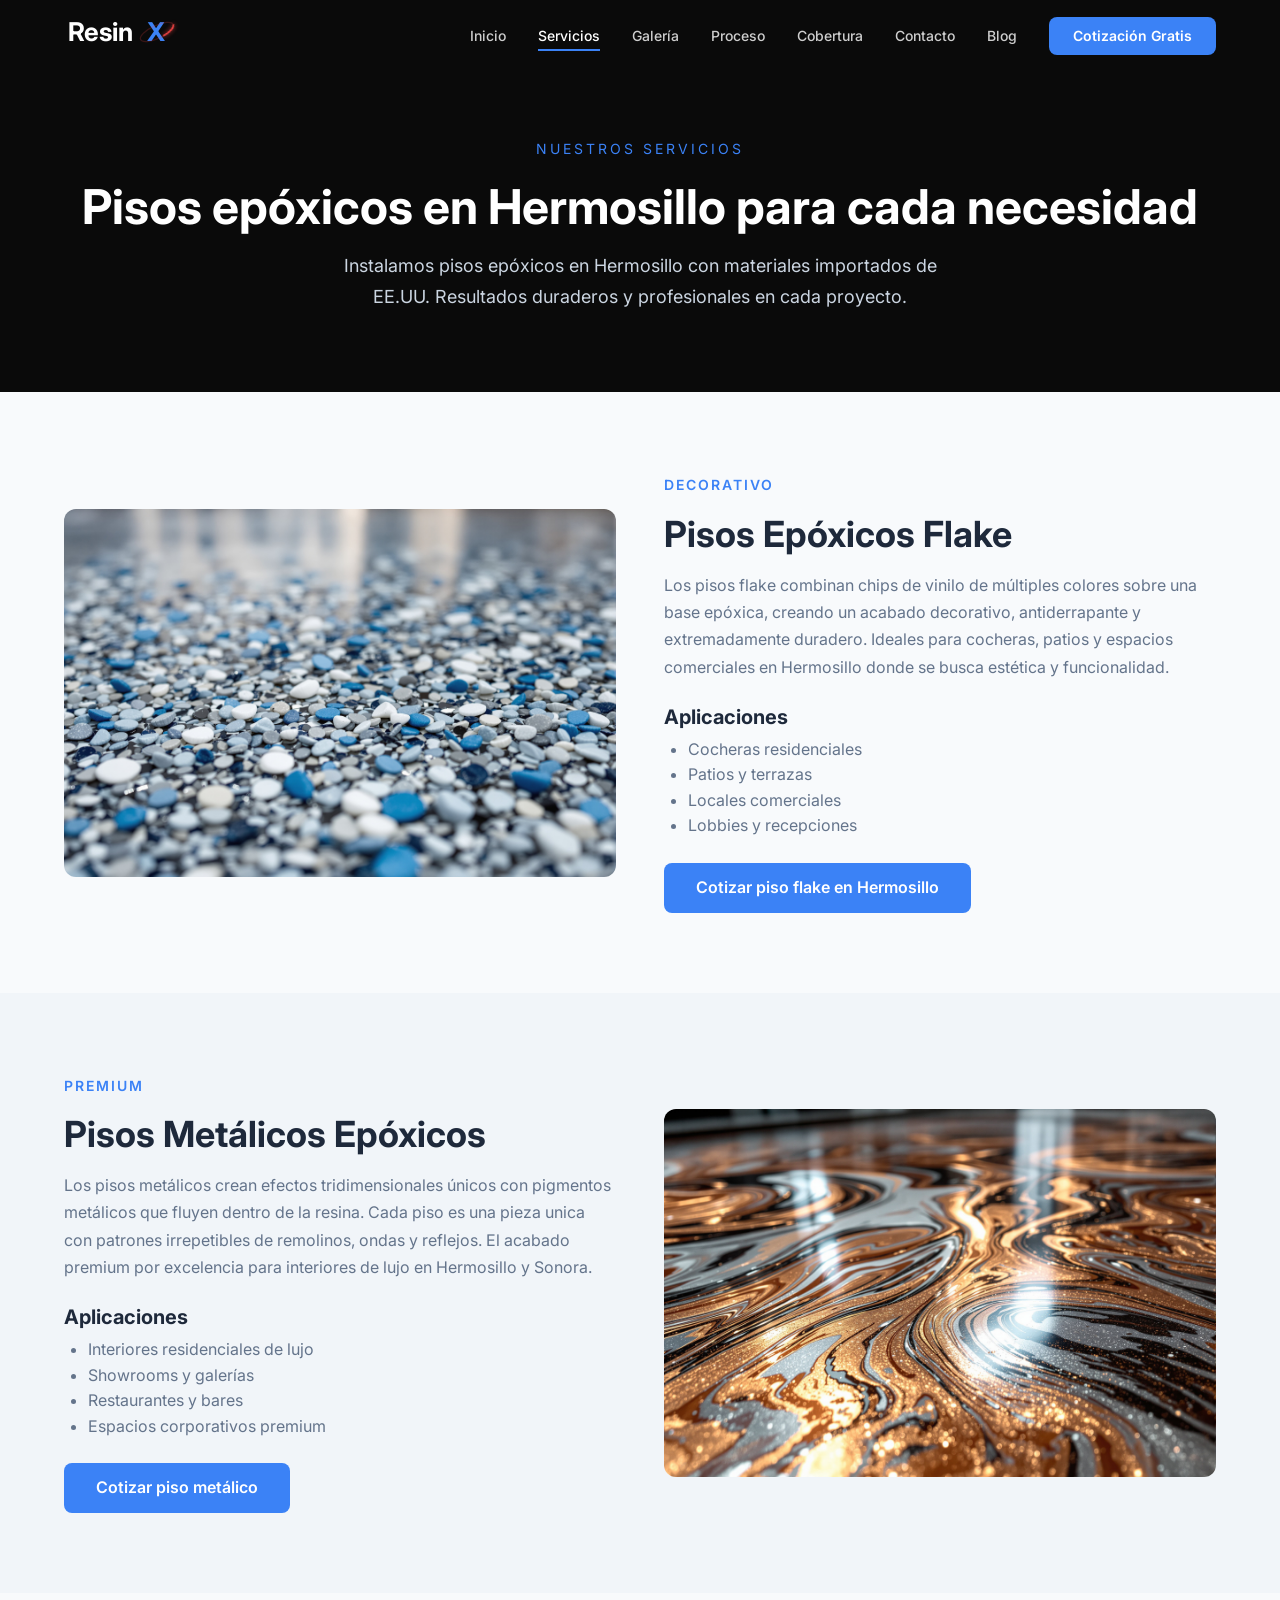
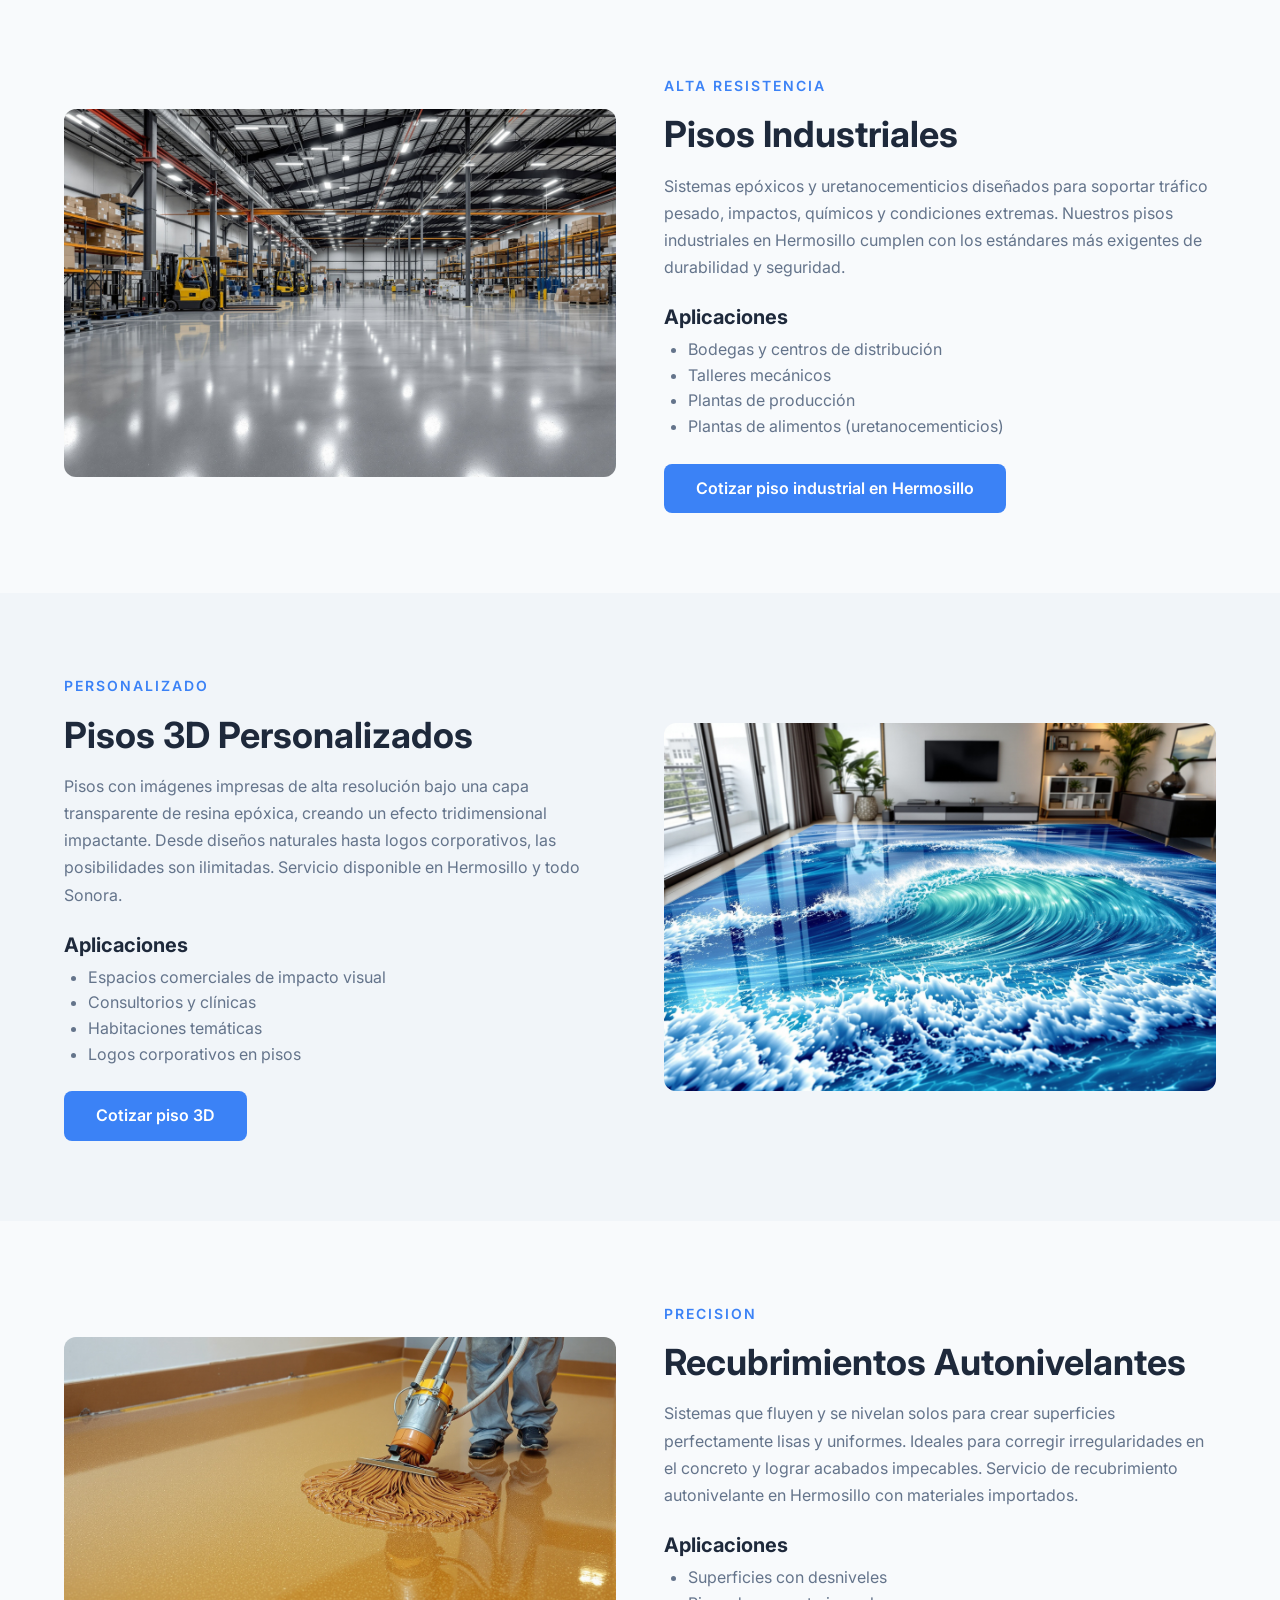
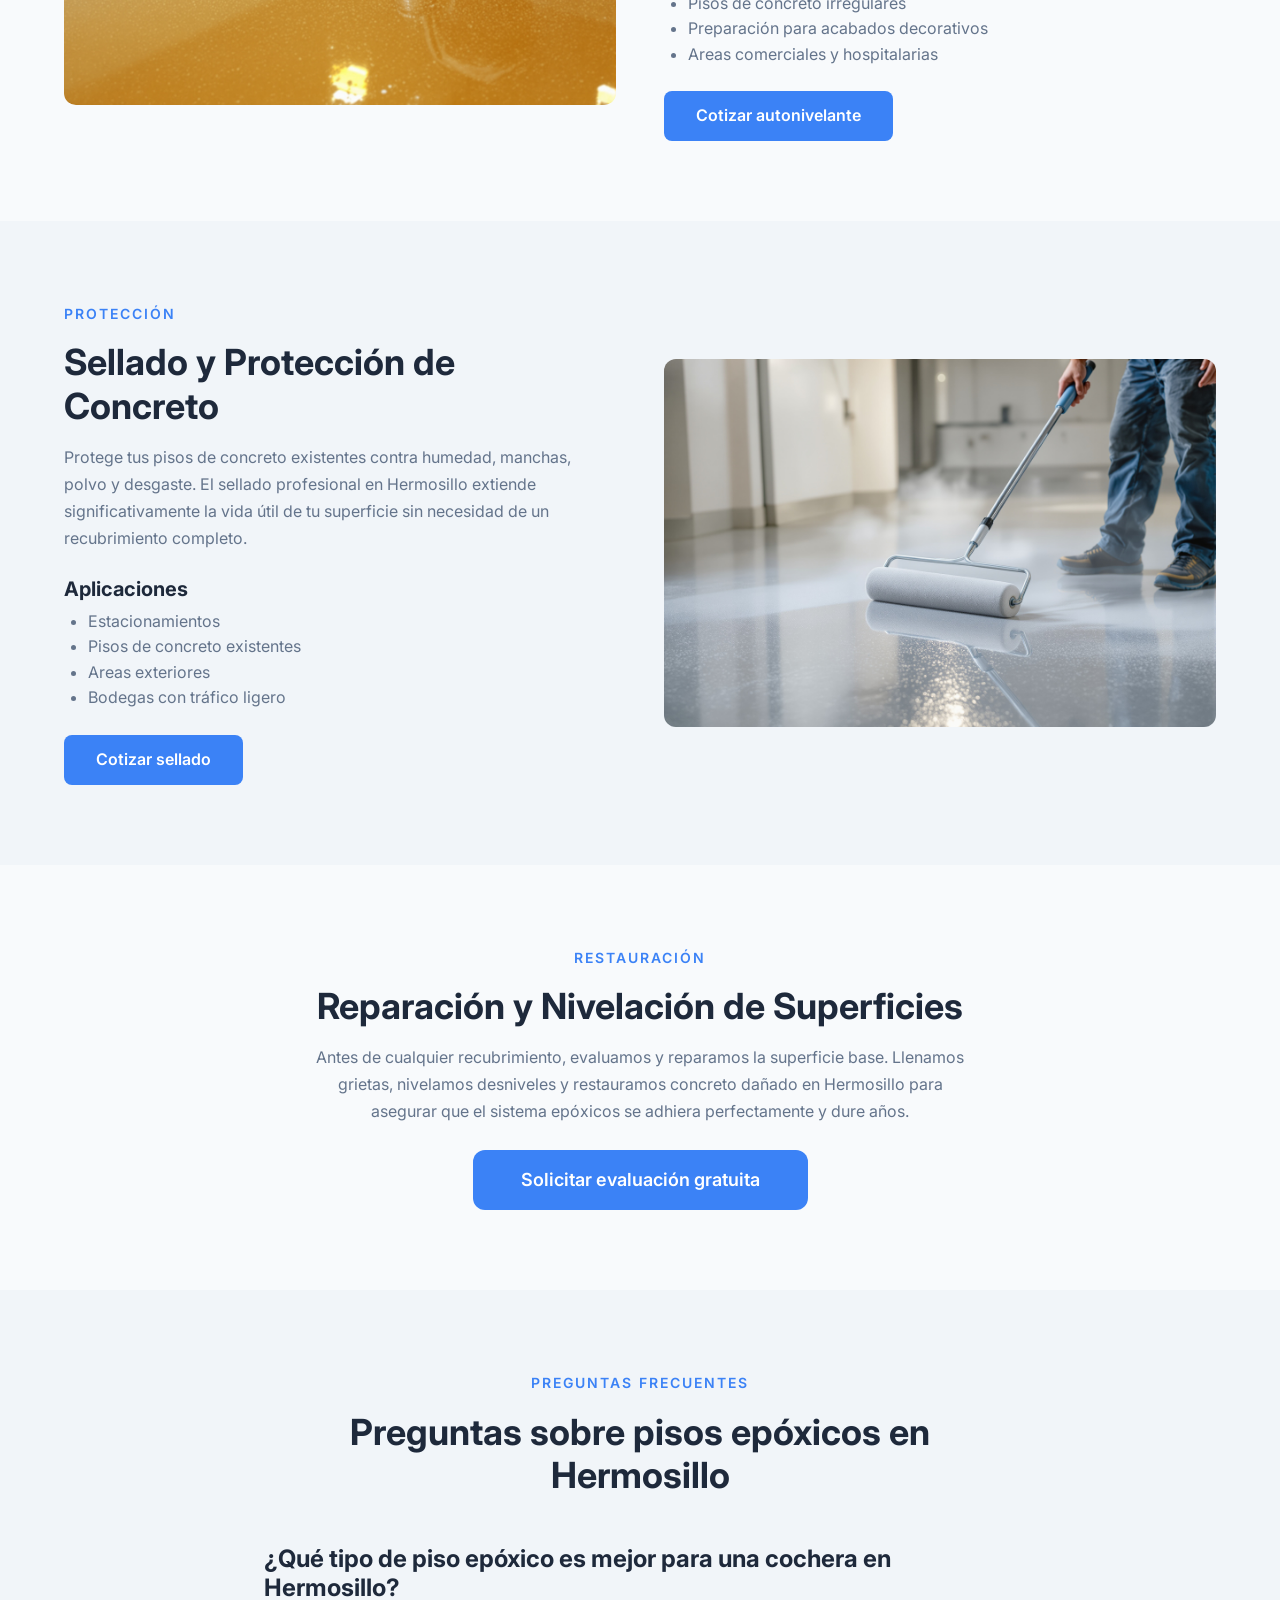
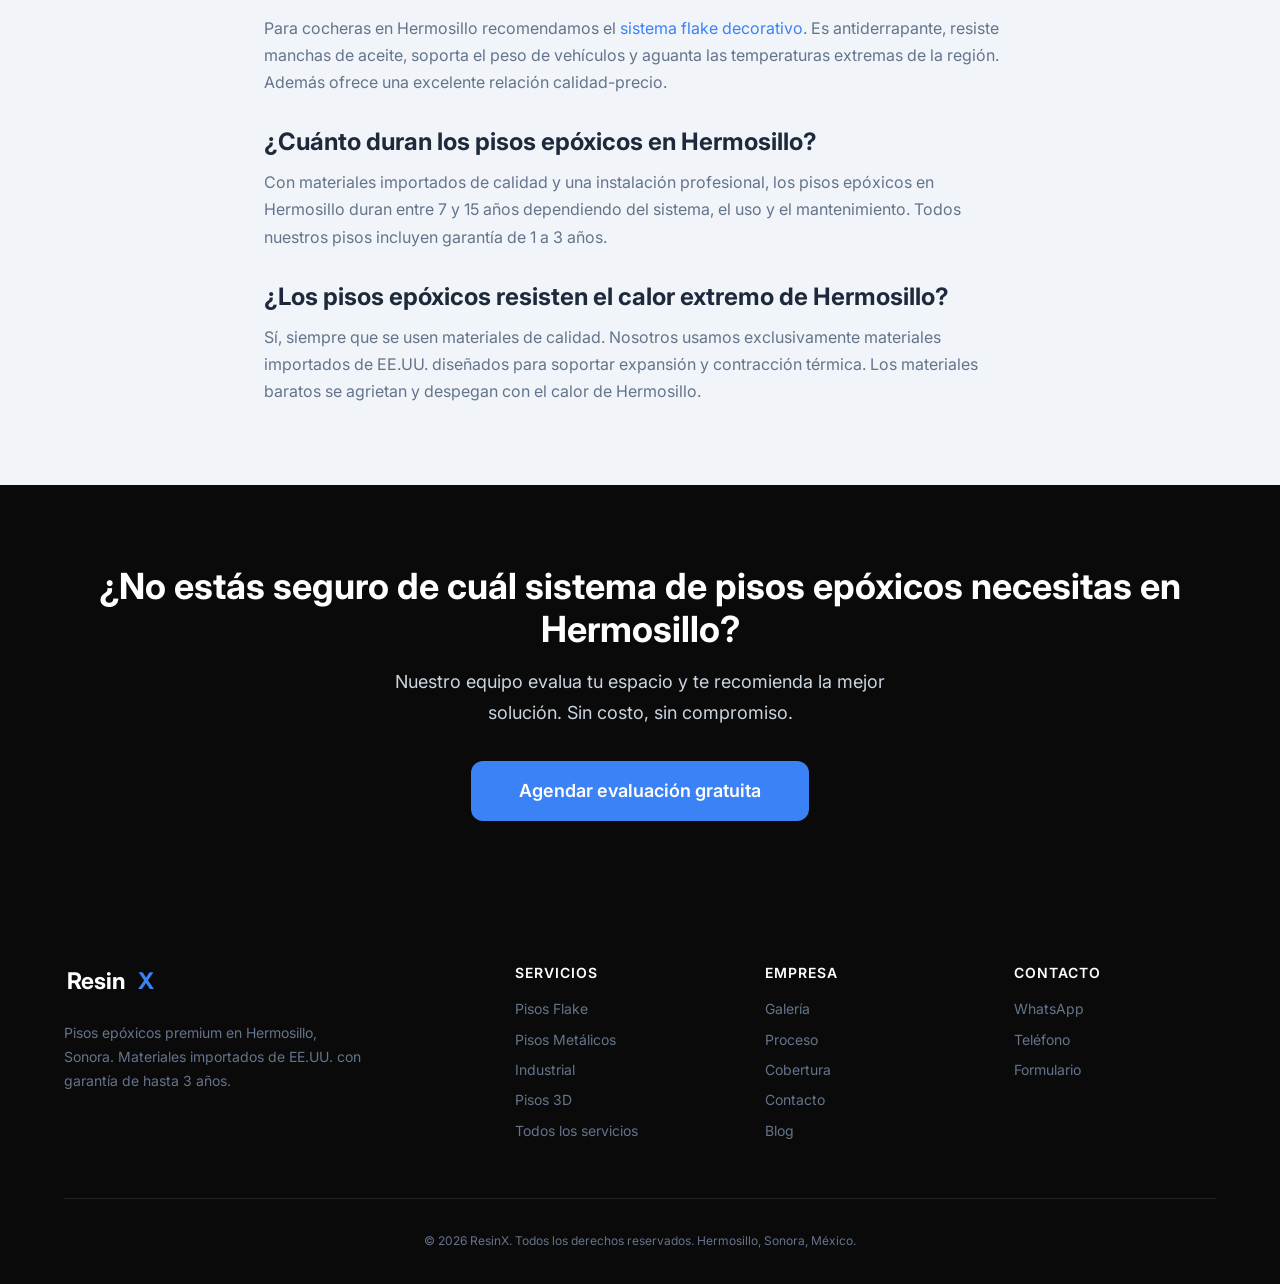
<file: servicios.html>
<!DOCTYPE html>
<html lang="es-MX">
<head>
  <meta charset="UTF-8">
  <meta name="google-site-verification" content="qNXOj0Hkt4haKqAshNkCycOvkEne9h8T9MTNFonmTPM">
  <link rel="icon" type="image/svg+xml" href="favicon.svg">
  <meta name="viewport" content="width=device-width, initial-scale=1.0">
  <title>Servicios de Pisos Epóxicos | ResinX Hermosillo</title>
  <meta name="description" content="Servicios de pisos epóxicos en Hermosillo: flake, metálicos, industriales, 3D, autonivelantes, sellado de concreto. Materiales importados, cotización gratis.">
  <link rel="canonical" href="https://resinx.net/servicios.html">
  <meta property="og:title" content="Servicios de Pisos Epóxicos | ResinX Hermosillo">
  <meta property="og:description" content="Pisos epóxicos flake, metálicos, industriales y 3D. Materiales importados de EE.UU. Cotización sin costo.">
  <meta property="og:type" content="website">
  <meta property="og:url" content="https://resinx.net/servicios.html">
  <meta property="og:image" content="https://resinx.net/assets/images/services/metallic-closeup.jpg">
  <meta property="og:locale" content="es_MX">
  <link rel="preconnect" href="https://fonts.googleapis.com">
  <link rel="preconnect" href="https://fonts.gstatic.com" crossorigin>
  <link href="https://fonts.googleapis.com/css2?family=Inter:wght@400;500;600;700;800&display=swap" rel="stylesheet">
  <link rel="stylesheet" href="css/main.css">
  <link rel="stylesheet" href="css/animations.css">
  <script type="application/ld+json">
  {
    "@context": "https://schema.org",
    "@type": "Service",
    "serviceType": "Pisos Epóxicos",
    "provider": { "@type": "LocalBusiness", "name": "ResinX", "url": "https://resinx.net" },
    "areaServed": { "@type": "City", "name": "Hermosillo" },
    "hasOfferCatalog": {
      "@type": "OfferCatalog",
      "name": "Servicios de Pisos Epóxicos",
      "itemListElement": [
        { "@type": "Offer", "itemOffered": { "@type": "Service", "name": "Pisos Epóxicos Decorativos Flake" } },
        { "@type": "Offer", "itemOffered": { "@type": "Service", "name": "Pisos Metálicos Epóxicos" } },
        { "@type": "Offer", "itemOffered": { "@type": "Service", "name": "Pisos Industriales de Alta Resistencia" } },
        { "@type": "Offer", "itemOffered": { "@type": "Service", "name": "Pisos 3D Personalizados" } },
        { "@type": "Offer", "itemOffered": { "@type": "Service", "name": "Recubrimientos Autonivelantes" } },
        { "@type": "Offer", "itemOffered": { "@type": "Service", "name": "Sellado y Protección de Concreto" } }
      ]
    }
  }
  </script>
  <script type="application/ld+json">
  {
    "@context": "https://schema.org",
    "@type": "FAQPage",
    "mainEntity": [
      {
        "@type": "Question",
        "name": "\u00bfQu\u00e9 tipo de piso ep\u00f3xico es mejor para una cochera en Hermosillo?",
        "acceptedAnswer": {
          "@type": "Answer",
          "text": "Para cocheras en Hermosillo recomendamos el sistema flake decorativo. Es antiderrapante, resiste manchas de aceite, soporta el peso de veh\u00edculos y aguanta las temperaturas extremas de la regi\u00f3n. Adem\u00e1s ofrece una excelente relaci\u00f3n calidad-precio."
        }
      },
      {
        "@type": "Question",
        "name": "\u00bfCu\u00e1nto duran los pisos ep\u00f3xicos en Hermosillo?",
        "acceptedAnswer": {
          "@type": "Answer",
          "text": "Con materiales importados de calidad y una instalaci\u00f3n profesional, los pisos ep\u00f3xicos en Hermosillo duran entre 7 y 15 a\u00f1os dependiendo del sistema, el uso y el mantenimiento. Todos nuestros pisos incluyen garant\u00eda de 1 a 3 a\u00f1os."
        }
      },
      {
        "@type": "Question",
        "name": "\u00bfLos pisos ep\u00f3xicos resisten el calor extremo de Hermosillo?",
        "acceptedAnswer": {
          "@type": "Answer",
          "text": "S\u00ed, siempre que se usen materiales de calidad. Nosotros usamos exclusivamente materiales importados de EE.UU. dise\u00f1ados para soportar expansi\u00f3n y contracci\u00f3n t\u00e9rmica. Los materiales baratos se agrietan y despegan con el calor de Hermosillo."
        }
      }
    ]
  }
  </script>
</head>
<body>
  <nav class="nav nav--solid" role="navigation" aria-label="Navegación principal">
    <div class="nav__inner">
      <a href="index.html" class="nav__logo-link" aria-label="ResinX - Inicio">
        <svg class="nav__logo" viewBox="0 0 340 100" height="36" aria-hidden="true">
          <text x="10" y="75" font-family="Inter, Arial, sans-serif" font-weight="700" font-size="72" fill="#ffffff">Resin</text>
          <text x="230" y="75" font-family="Inter, Arial, sans-serif" font-weight="700" font-size="72" fill="#3b82f6" class="logo-x-glow">X</text>
          <ellipse class="logo-ring-base" cx="258" cy="50" rx="50" ry="18" fill="none" stroke="#ef4444" stroke-width="3.5" transform="rotate(-25, 258, 50)"/>
          <ellipse class="logo-ring-trace" cx="258" cy="50" rx="50" ry="18" fill="none" stroke="#ef4444" stroke-width="4.5" transform="rotate(-25, 258, 50)"/>
        </svg>
      </a>
      <button class="nav__toggle" aria-label="Menu" aria-expanded="false"><span></span><span></span><span></span></button>
      <div class="nav__links">
        <a href="index.html" class="nav__link">Inicio</a>
        <a href="servicios.html" class="nav__link nav__link--active">Servicios</a>
        <a href="galeria.html" class="nav__link">Galería</a>
        <a href="proceso.html" class="nav__link">Proceso</a>
        <a href="cobertura.html" class="nav__link">Cobertura</a>
        <a href="contacto.html" class="nav__link">Contacto</a>
        <a href="blog/" class="nav__link">Blog</a>
        <a href="contacto.html" class="btn btn--primary nav__cta">Cotización Gratis</a>
      </div>
    </div>
  </nav>

  <section class="section section--dark" style="padding-top:calc(var(--nav-height) + var(--space-16));">
    <div class="container text-center">
      <span style="font-size:var(--font-sm);letter-spacing:3px;text-transform:uppercase;color:var(--color-blue);">Nuestros Servicios</span>
      <h1 style="color:white;margin-top:var(--space-4);">Pisos epóxicos en Hermosillo para cada necesidad</h1>
      <p style="color:var(--color-gray-300);font-size:var(--font-lg);max-width:650px;margin:var(--space-4) auto 0;">Instalamos pisos epóxicos en Hermosillo con materiales importados de EE.UU. Resultados duraderos y profesionales en cada proyecto.</p>
    </div>
  </section>

  <section class="section" id="flake">
    <div class="container">
      <div style="display:grid;grid-template-columns:1fr 1fr;gap:var(--space-12);align-items:center;">
        <div class="reveal"><img src="assets/images/services/flake-closeup.jpg" alt="Piso epóxico flake multicolor instalado en Hermosillo" style="width:100%;border-radius:var(--radius-lg);" loading="lazy"></div>
        <div class="reveal">
          <span class="section-header__label" style="text-align:left;">Decorativo</span>
          <h2 style="margin-bottom:var(--space-4);">Pisos Epóxicos Flake</h2>
          <p style="margin-bottom:var(--space-6);">Los pisos flake combinan chips de vinilo de múltiples colores sobre una base epóxica, creando un acabado decorativo, antiderrapante y extremadamente duradero. Ideales para cocheras, patios y espacios comerciales en Hermosillo donde se busca estética y funcionalidad.</p>
          <h4 style="margin-bottom:var(--space-2);">Aplicaciones</h4>
          <ul style="color:var(--color-slate-lighter);margin-bottom:var(--space-6);padding-left:var(--space-6);list-style:disc;">
            <li>Cocheras residenciales</li><li>Patios y terrazas</li><li>Locales comerciales</li><li>Lobbies y recepciones</li>
          </ul>
          <a href="contacto.html" class="btn btn--primary">Cotizar piso flake en Hermosillo</a>
        </div>
      </div>
    </div>
  </section>

  <section class="section section--gray" id="metálico">
    <div class="container">
      <div style="display:grid;grid-template-columns:1fr 1fr;gap:var(--space-12);align-items:center;">
        <div class="reveal" style="order:2;"><img src="assets/images/services/metallic-closeup.jpg" alt="Piso epóxico metálico con remolinos cobre y plata en Hermosillo" style="width:100%;border-radius:var(--radius-lg);" loading="lazy"></div>
        <div class="reveal" style="order:1;">
          <span class="section-header__label" style="text-align:left;">Premium</span>
          <h2 style="margin-bottom:var(--space-4);">Pisos Metálicos Epóxicos</h2>
          <p style="margin-bottom:var(--space-6);">Los pisos metálicos crean efectos tridimensionales únicos con pigmentos metálicos que fluyen dentro de la resina. Cada piso es una pieza unica con patrones irrepetibles de remolinos, ondas y reflejos. El acabado premium por excelencia para interiores de lujo en Hermosillo y Sonora.</p>
          <h4 style="margin-bottom:var(--space-2);">Aplicaciones</h4>
          <ul style="color:var(--color-slate-lighter);margin-bottom:var(--space-6);padding-left:var(--space-6);list-style:disc;">
            <li>Interiores residenciales de lujo</li><li>Showrooms y galerías</li><li>Restaurantes y bares</li><li>Espacios corporativos premium</li>
          </ul>
          <a href="contacto.html" class="btn btn--primary">Cotizar piso metálico</a>
        </div>
      </div>
    </div>
  </section>

  <section class="section" id="industrial">
    <div class="container">
      <div style="display:grid;grid-template-columns:1fr 1fr;gap:var(--space-12);align-items:center;">
        <div class="reveal"><img src="assets/images/gallery/industrial/warehouse-01.jpg" alt="Piso epóxico industrial en bodega de alto tráfico en Hermosillo" style="width:100%;border-radius:var(--radius-lg);" loading="lazy"></div>
        <div class="reveal">
          <span class="section-header__label" style="text-align:left;">Alta resistencia</span>
          <h2 style="margin-bottom:var(--space-4);">Pisos Industriales</h2>
          <p style="margin-bottom:var(--space-6);">Sistemas epóxicos y uretanocementicios diseñados para soportar tráfico pesado, impactos, químicos y condiciones extremas. Nuestros pisos industriales en Hermosillo cumplen con los estándares más exigentes de durabilidad y seguridad.</p>
          <h4 style="margin-bottom:var(--space-2);">Aplicaciones</h4>
          <ul style="color:var(--color-slate-lighter);margin-bottom:var(--space-6);padding-left:var(--space-6);list-style:disc;">
            <li>Bodegas y centros de distribución</li><li>Talleres mecánicos</li><li>Plantas de producción</li><li>Plantas de alimentos (uretanocementicios)</li>
          </ul>
          <a href="contacto.html" class="btn btn--primary">Cotizar piso industrial en Hermosillo</a>
        </div>
      </div>
    </div>
  </section>

  <section class="section section--gray" id="3d">
    <div class="container">
      <div style="display:grid;grid-template-columns:1fr 1fr;gap:var(--space-12);align-items:center;">
        <div class="reveal" style="order:2;"><img src="assets/images/services/3d-floor.jpg" alt="Piso epóxico 3D personalizado instalado en Hermosillo" style="width:100%;border-radius:var(--radius-lg);" loading="lazy"></div>
        <div class="reveal" style="order:1;">
          <span class="section-header__label" style="text-align:left;">Personalizado</span>
          <h2 style="margin-bottom:var(--space-4);">Pisos 3D Personalizados</h2>
          <p style="margin-bottom:var(--space-6);">Pisos con imágenes impresas de alta resolución bajo una capa transparente de resina epóxica, creando un efecto tridimensional impactante. Desde diseños naturales hasta logos corporativos, las posibilidades son ilimitadas. Servicio disponible en Hermosillo y todo Sonora.</p>
          <h4 style="margin-bottom:var(--space-2);">Aplicaciones</h4>
          <ul style="color:var(--color-slate-lighter);margin-bottom:var(--space-6);padding-left:var(--space-6);list-style:disc;">
            <li>Espacios comerciales de impacto visual</li><li>Consultorios y clínicas</li><li>Habitaciones temáticas</li><li>Logos corporativos en pisos</li>
          </ul>
          <a href="contacto.html" class="btn btn--primary">Cotizar piso 3D</a>
        </div>
      </div>
    </div>
  </section>

  <section class="section" id="autonivelante">
    <div class="container">
      <div style="display:grid;grid-template-columns:1fr 1fr;gap:var(--space-12);align-items:center;">
        <div class="reveal"><img src="assets/images/services/self-leveling.jpg" alt="Aplicación de recubrimiento autonivelante epóxico en Hermosillo" style="width:100%;border-radius:var(--radius-lg);" loading="lazy"></div>
        <div class="reveal">
          <span class="section-header__label" style="text-align:left;">Precision</span>
          <h2 style="margin-bottom:var(--space-4);">Recubrimientos Autonivelantes</h2>
          <p style="margin-bottom:var(--space-6);">Sistemas que fluyen y se nivelan solos para crear superficies perfectamente lisas y uniformes. Ideales para corregir irregularidades en el concreto y lograr acabados impecables. Servicio de recubrimiento autonivelante en Hermosillo con materiales importados.</p>
          <h4 style="margin-bottom:var(--space-2);">Aplicaciones</h4>
          <ul style="color:var(--color-slate-lighter);margin-bottom:var(--space-6);padding-left:var(--space-6);list-style:disc;">
            <li>Superficies con desniveles</li><li>Pisos de concreto irregulares</li><li>Preparación para acabados decorativos</li><li>Areas comerciales y hospitalarias</li>
          </ul>
          <a href="contacto.html" class="btn btn--primary">Cotizar autonivelante</a>
        </div>
      </div>
    </div>
  </section>

  <section class="section section--gray" id="sellado">
    <div class="container">
      <div style="display:grid;grid-template-columns:1fr 1fr;gap:var(--space-12);align-items:center;">
        <div class="reveal" style="order:2;"><img src="assets/images/services/concrete-sealing.jpg" alt="Sellado profesional de piso de concreto en Hermosillo" style="width:100%;border-radius:var(--radius-lg);" loading="lazy"></div>
        <div class="reveal" style="order:1;">
          <span class="section-header__label" style="text-align:left;">Protección</span>
          <h2 style="margin-bottom:var(--space-4);">Sellado y Protección de Concreto</h2>
          <p style="margin-bottom:var(--space-6);">Protege tus pisos de concreto existentes contra humedad, manchas, polvo y desgaste. El sellado profesional en Hermosillo extiende significativamente la vida útil de tu superficie sin necesidad de un recubrimiento completo.</p>
          <h4 style="margin-bottom:var(--space-2);">Aplicaciones</h4>
          <ul style="color:var(--color-slate-lighter);margin-bottom:var(--space-6);padding-left:var(--space-6);list-style:disc;">
            <li>Estacionamientos</li><li>Pisos de concreto existentes</li><li>Areas exteriores</li><li>Bodegas con tráfico ligero</li>
          </ul>
          <a href="contacto.html" class="btn btn--primary">Cotizar sellado</a>
        </div>
      </div>
    </div>
  </section>

  <section class="section" id="reparación">
    <div class="container text-center" style="max-width:700px;">
      <div class="reveal">
        <span class="section-header__label">Restauración</span>
        <h2 style="margin-bottom:var(--space-4);">Reparación y Nivelación de Superficies</h2>
        <p style="margin-bottom:var(--space-6);">Antes de cualquier recubrimiento, evaluamos y reparamos la superficie base. Llenamos grietas, nivelamos desniveles y restauramos concreto dañado en Hermosillo para asegurar que el sistema epóxicos se adhiera perfectamente y dure años.</p>
        <a href="contacto.html" class="btn btn--primary btn--large">Solicitar evaluación gratuita</a>
      </div>
    </div>
  </section>

  <section class="section section--gray">
    <div class="container" style="max-width:800px;">
      <div class="section-header">
        <span class="section-header__label">Preguntas frecuentes</span>
        <h2 class="section-header__title">Preguntas sobre pisos epóxicos en Hermosillo</h2>
      </div>
      <div style="display:flex;flex-direction:column;gap:var(--space-8);">
        <div>
          <h3 style="margin-bottom:var(--space-3);">¿Qué tipo de piso epóxico es mejor para una cochera en Hermosillo?</h3>
          <p>Para cocheras en Hermosillo recomendamos el <a href="servicios.html#flake" style="color:var(--color-blue);">sistema flake decorativo</a>. Es antiderrapante, resiste manchas de aceite, soporta el peso de vehículos y aguanta las temperaturas extremas de la región. Además ofrece una excelente relación calidad-precio.</p>
        </div>
        <div>
          <h3 style="margin-bottom:var(--space-3);">¿Cuánto duran los pisos epóxicos en Hermosillo?</h3>
          <p>Con materiales importados de calidad y una instalación profesional, los pisos epóxicos en Hermosillo duran entre 7 y 15 años dependiendo del sistema, el uso y el mantenimiento. Todos nuestros pisos incluyen garantía de 1 a 3 años.</p>
        </div>
        <div>
          <h3 style="margin-bottom:var(--space-3);">¿Los pisos epóxicos resisten el calor extremo de Hermosillo?</h3>
          <p>Sí, siempre que se usen materiales de calidad. Nosotros usamos exclusivamente materiales importados de EE.UU. diseñados para soportar expansión y contracción térmica. Los materiales baratos se agrietan y despegan con el calor de Hermosillo.</p>
        </div>
      </div>
    </div>
  </section>

  <section class="section section--dark" style="text-align:center;">
    <div class="container reveal">
      <h2 style="color:white;margin-bottom:var(--space-4);">¿No estás seguro de cuál sistema de pisos epóxicos necesitas en Hermosillo?</h2>
      <p style="color:var(--color-gray-300);font-size:var(--font-lg);max-width:550px;margin:0 auto var(--space-8);">Nuestro equipo evalua tu espacio y te recomienda la mejor solución. Sin costo, sin compromiso.</p>
      <a href="contacto.html" class="btn btn--primary btn--large">Agendar evaluación gratuita</a>
    </div>
  </section>

  <footer class="footer">
    <div class="container">
      <div class="footer__grid">
        <div><svg viewBox="0 0 340 100" height="32" aria-label="ResinX"><text x="10" y="75" font-family="Inter, Arial, sans-serif" font-weight="700" font-size="72" fill="#ffffff">Resin</text><text x="230" y="75" font-family="Inter, Arial, sans-serif" font-weight="700" font-size="72" fill="#3b82f6">X</text></svg><p class="footer__brand-desc">Pisos epóxicos premium en Hermosillo, Sonora. Materiales importados de EE.UU. con garantía de hasta 3 años.</p></div>
        <div><h4 class="footer__heading">Servicios</h4><a href="servicios.html#flake" class="footer__link">Pisos Flake</a><a href="servicios.html#metalico" class="footer__link">Pisos Metálicos</a><a href="servicios.html#industrial" class="footer__link">Industrial</a><a href="servicios.html#3d" class="footer__link">Pisos 3D</a><a href="servicios.html" class="footer__link">Todos los servicios</a></div>
        <div><h4 class="footer__heading">Empresa</h4><a href="galeria.html" class="footer__link">Galería</a><a href="proceso.html" class="footer__link">Proceso</a><a href="cobertura.html" class="footer__link">Cobertura</a><a href="contacto.html" class="footer__link">Contacto</a><a href="blog/" class="footer__link">Blog</a></div>
        <div><h4 class="footer__heading">Contacto</h4><a href="https://wa.me/526623478040" class="footer__link" target="_blank" rel="noopener">WhatsApp</a><a href="tel:+526623478040" class="footer__link">Teléfono</a><a href="contacto.html" class="footer__link">Formulario</a></div>
      </div>
      <div class="footer__bottom"><p>&copy; 2026 ResinX. Todos los derechos reservados. Hermosillo, Sonora, México.</p></div>
    </div>
  </footer>
  <script src="js/main.js"></script>
</body>
</html>
</file>
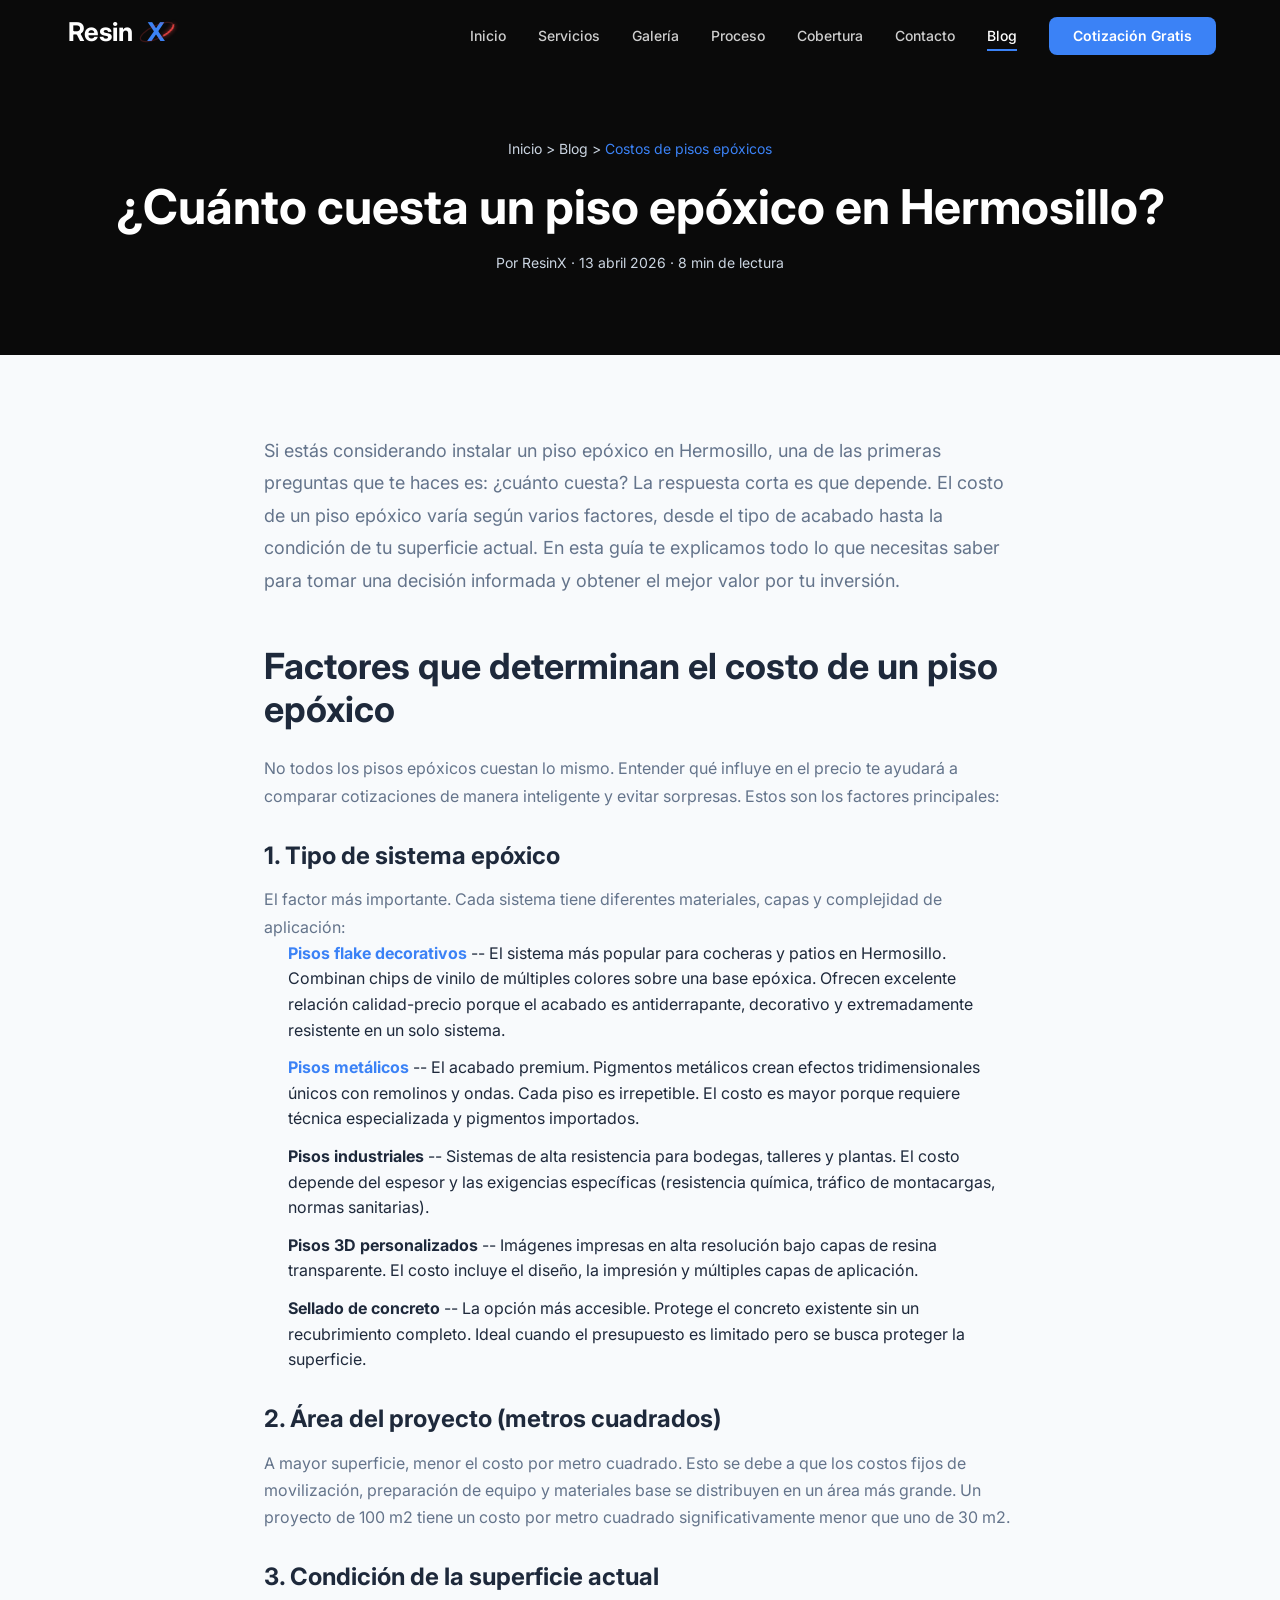
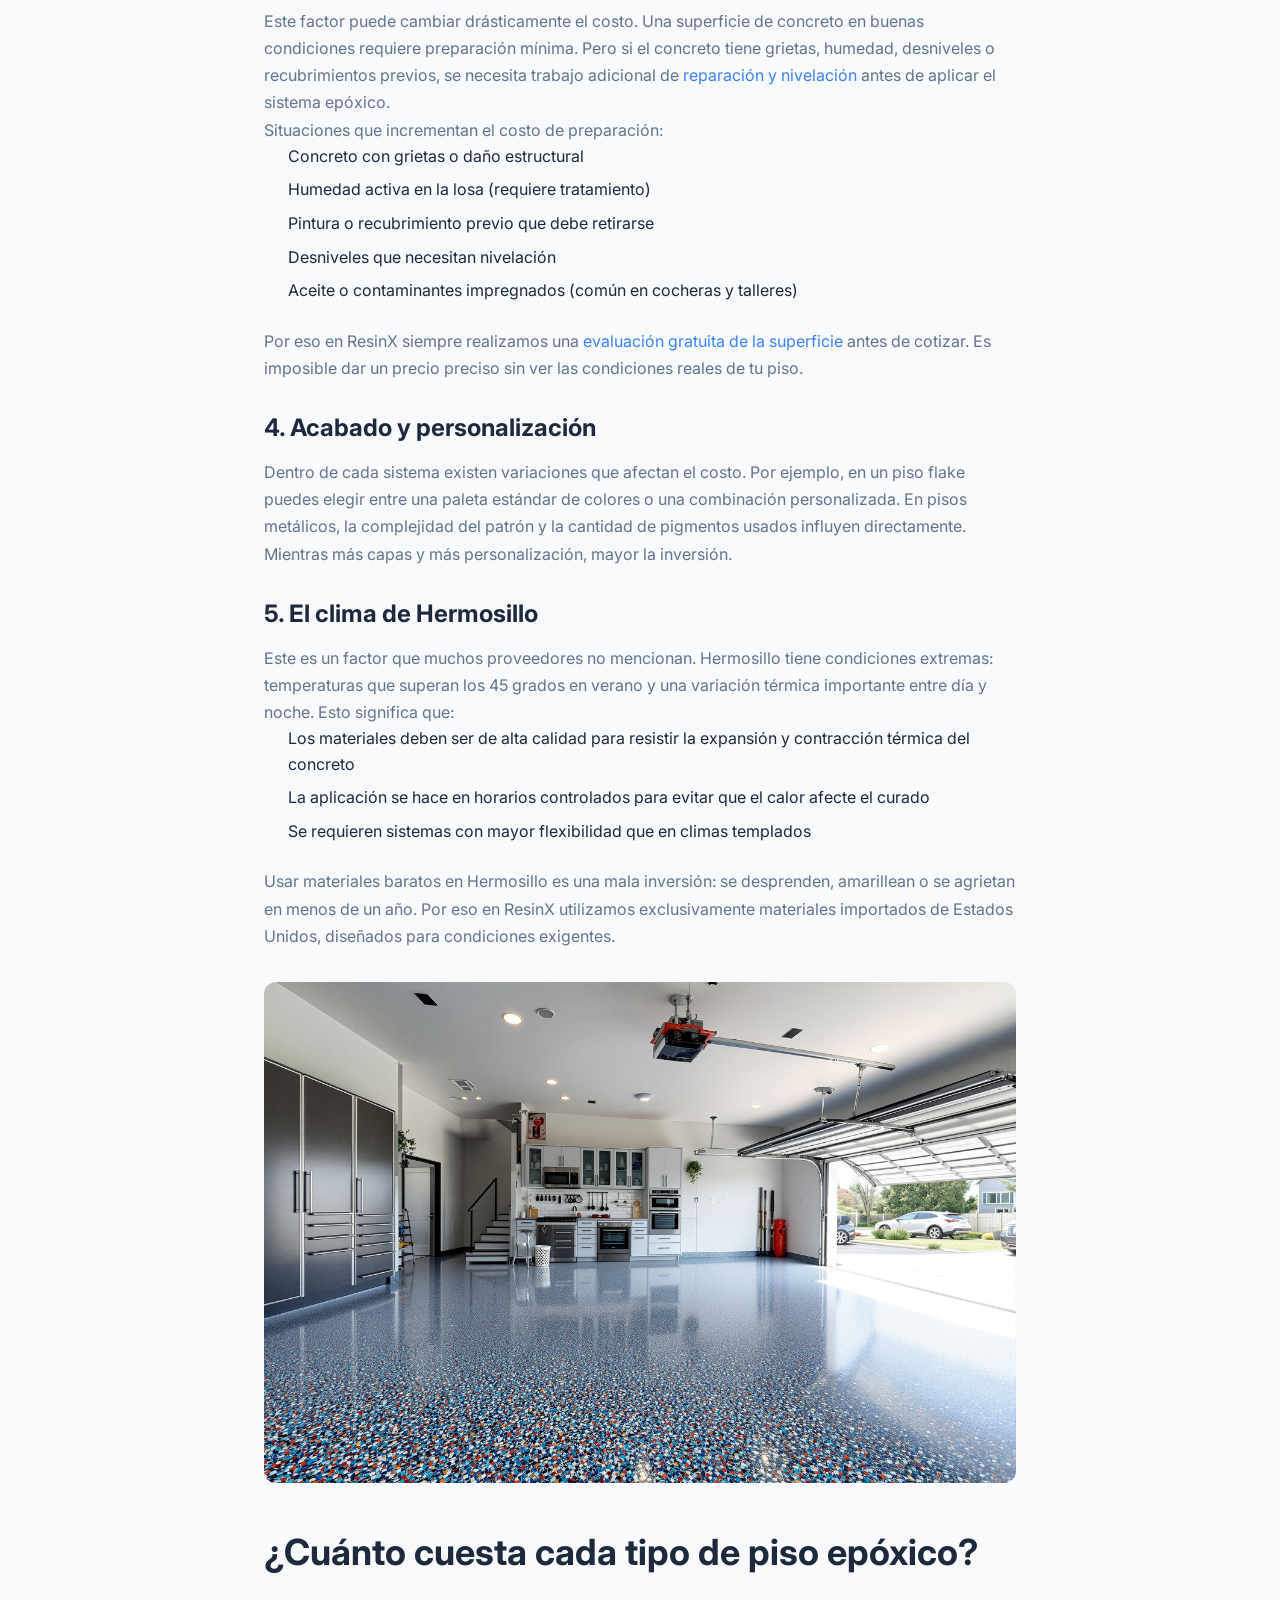
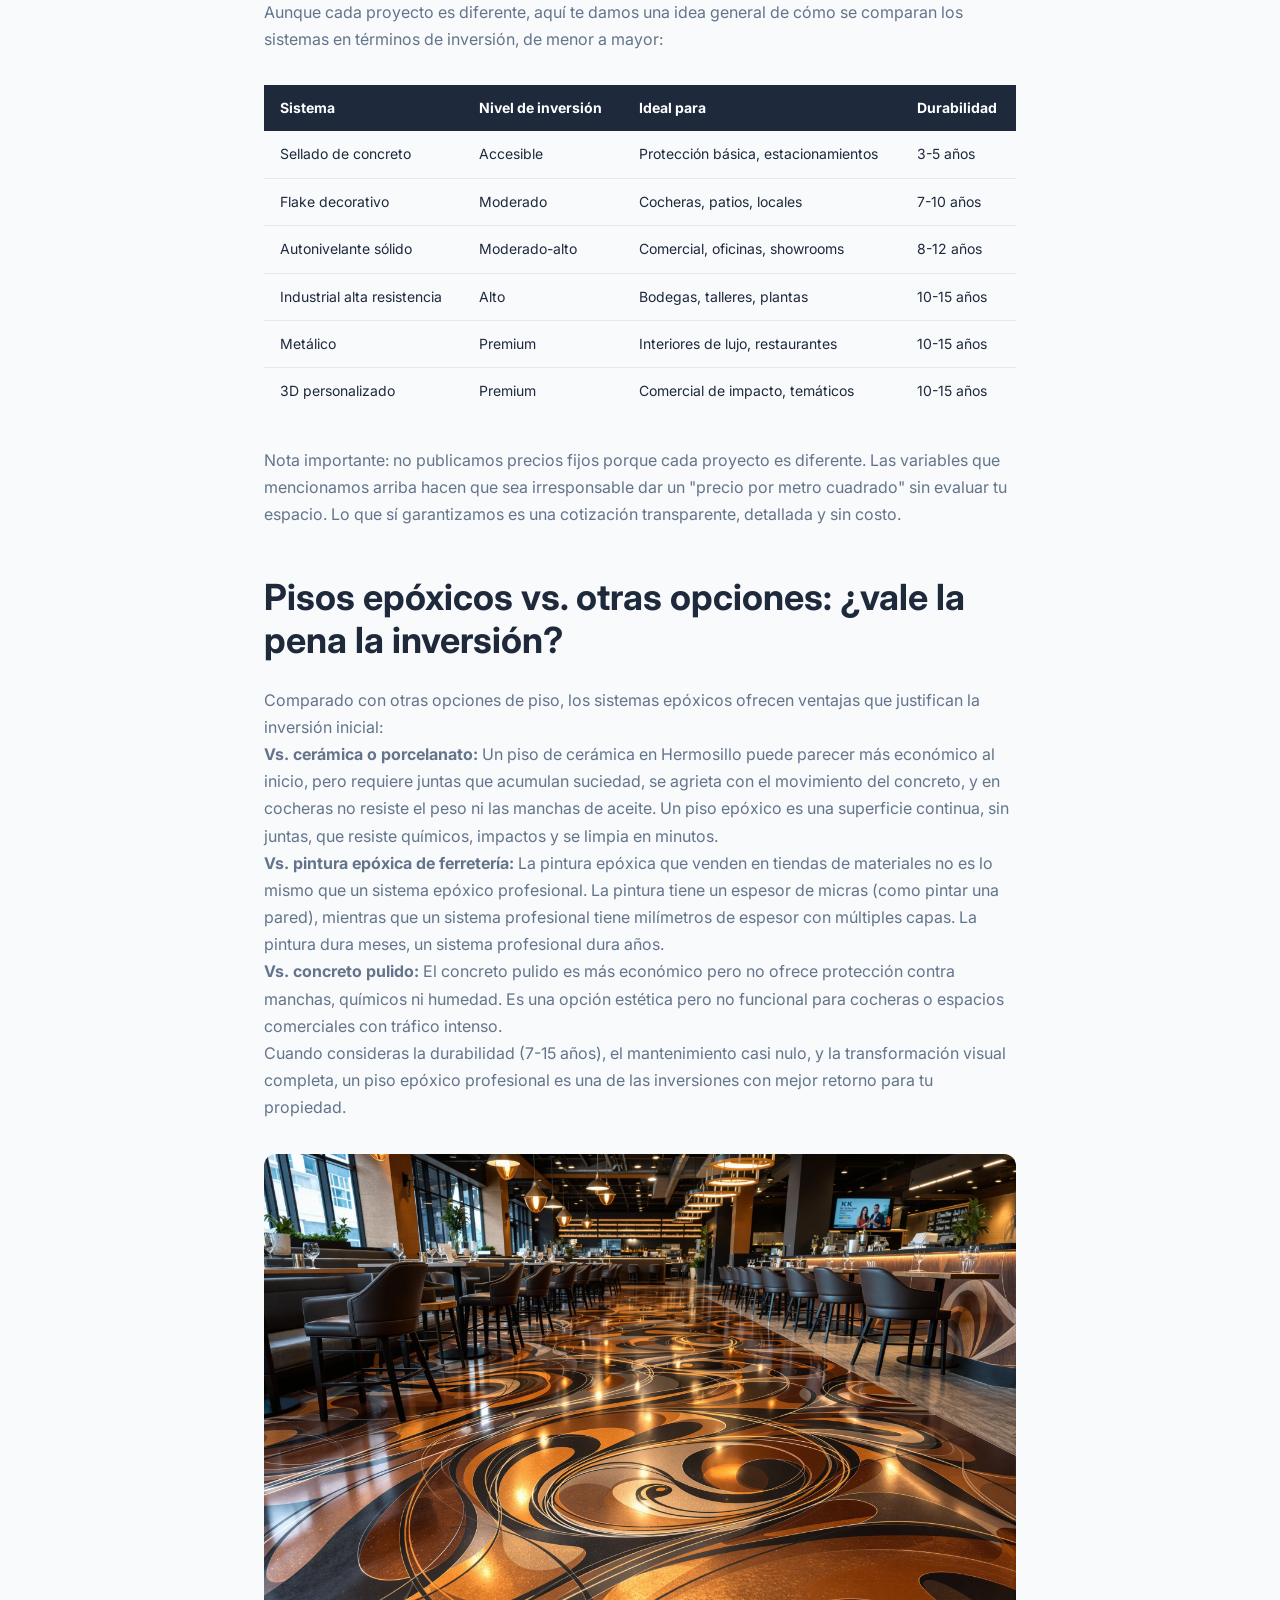
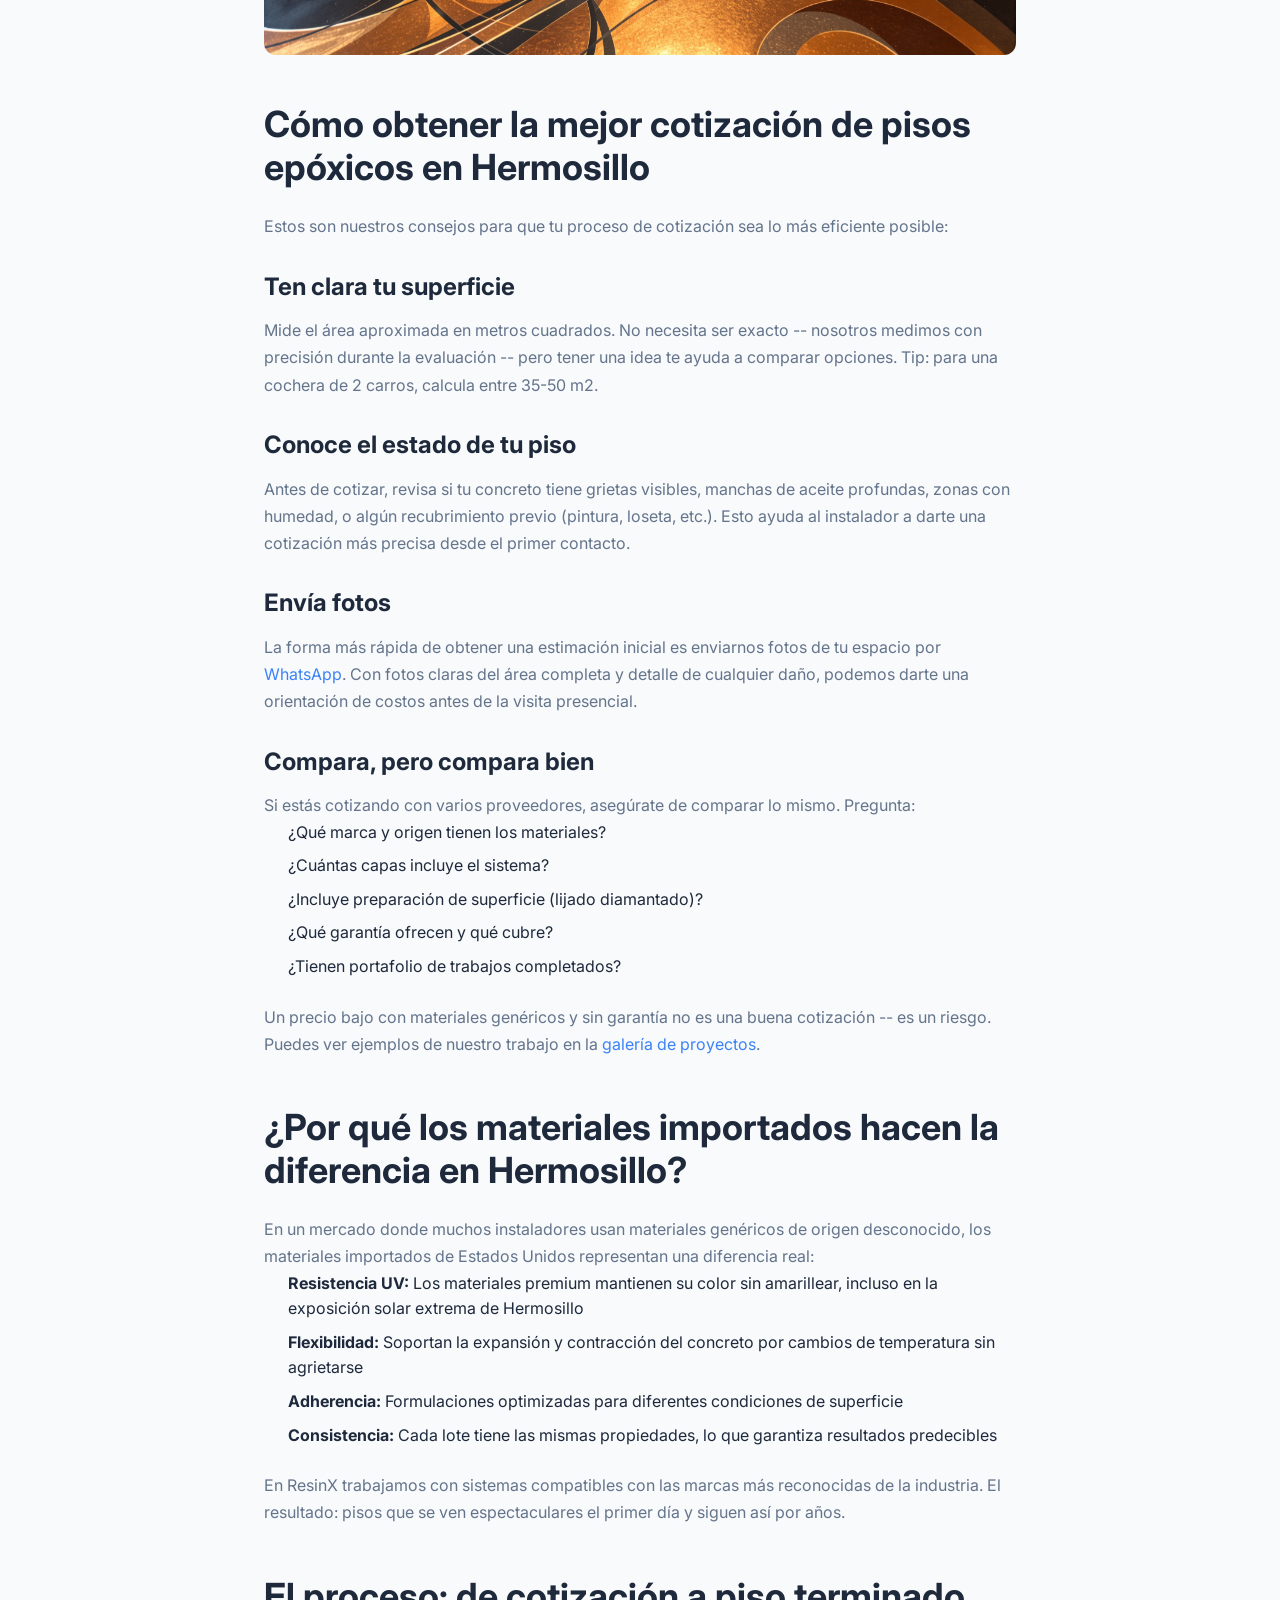
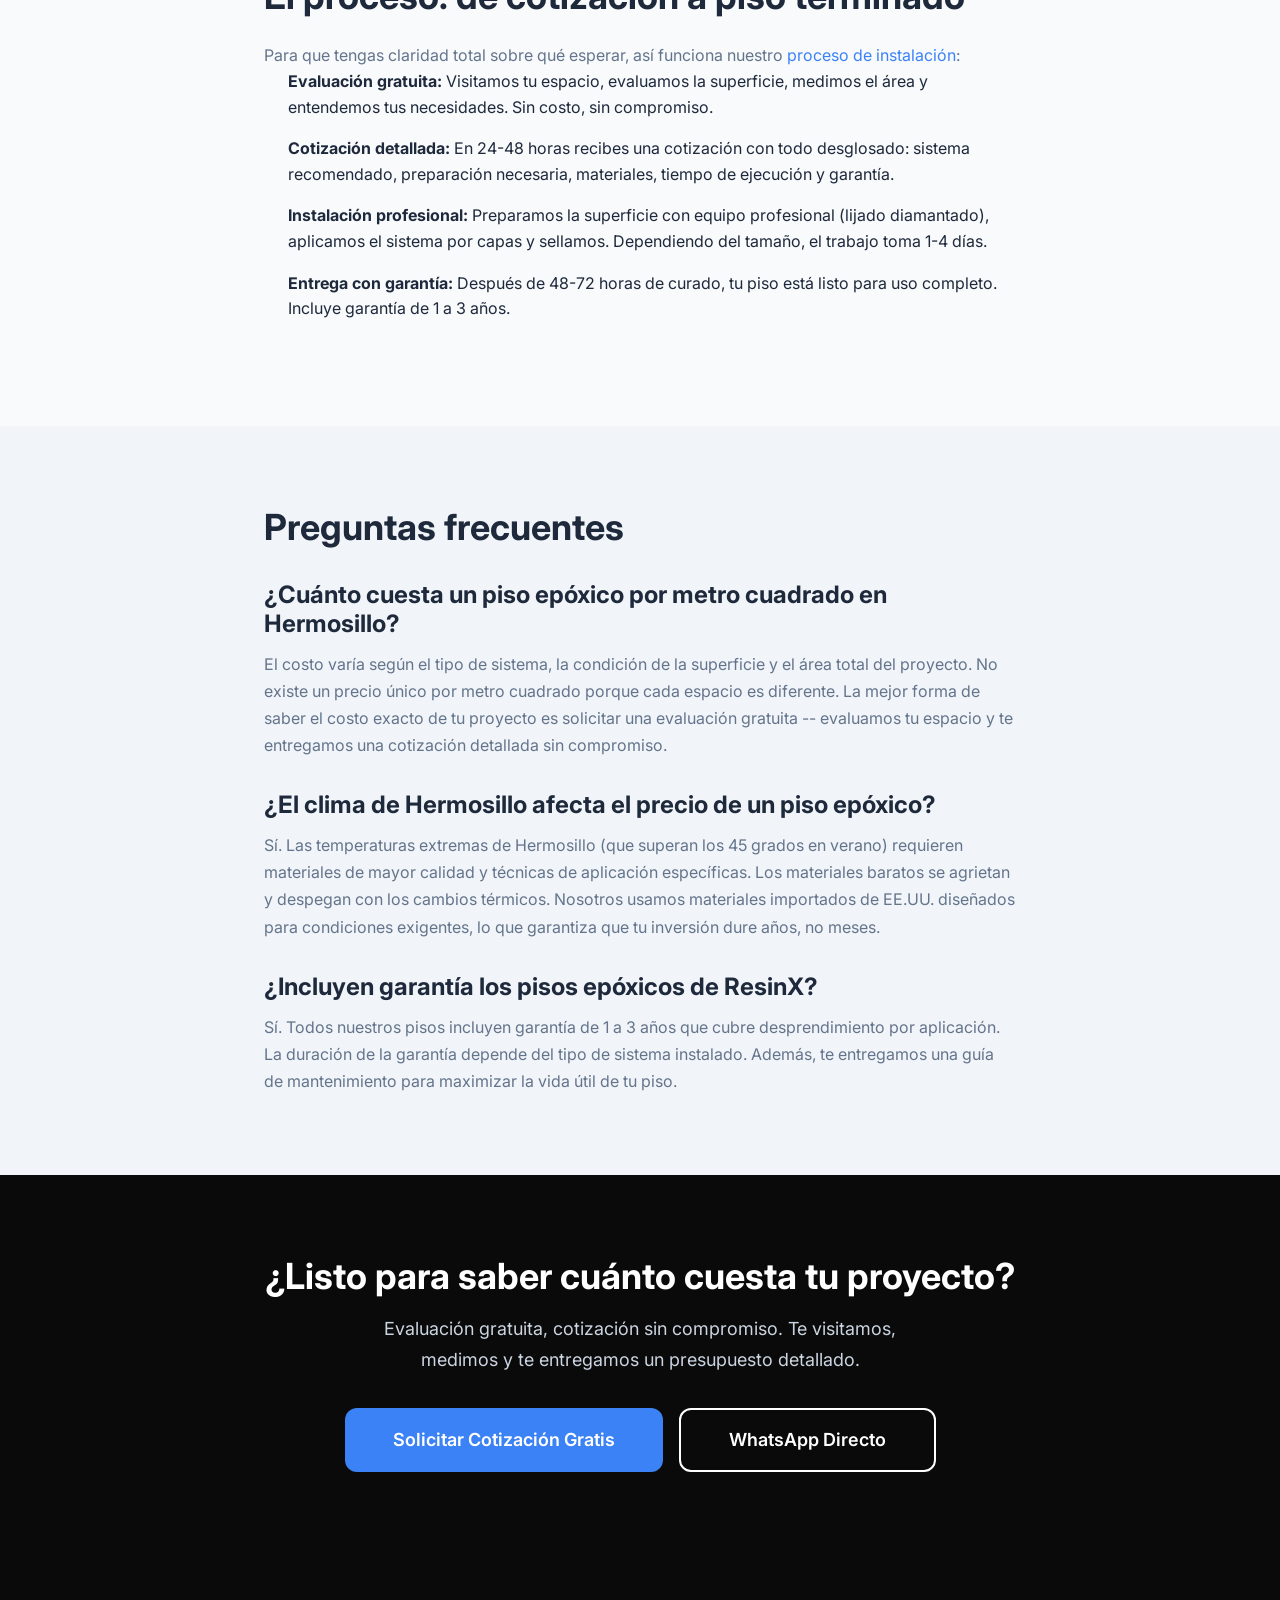
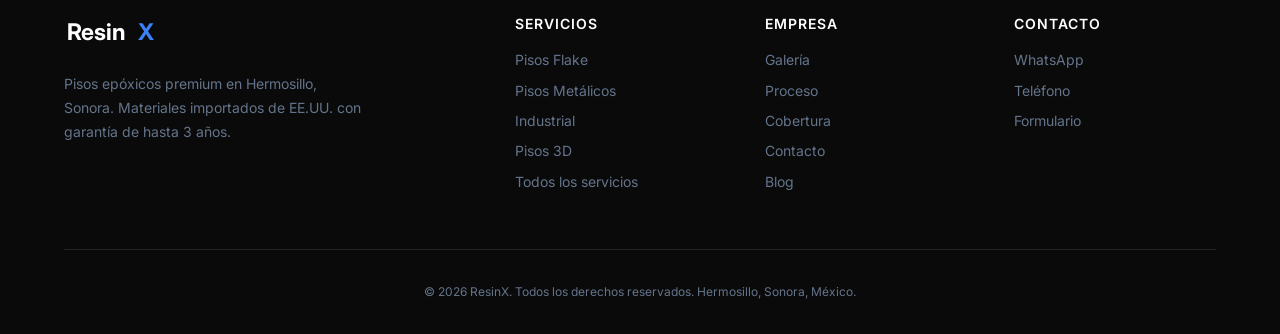
<file: blog/cuanto-cuesta-piso-epoxicos-hermosillo.html>
<!DOCTYPE html>
<html lang="es-MX">
<head>
  <meta charset="UTF-8">
  <meta name="google-site-verification" content="qNXOj0Hkt4haKqAshNkCycOvkEne9h8T9MTNFonmTPM">
  <link rel="icon" type="image/svg+xml" href="../favicon.svg">
  <meta name="viewport" content="width=device-width, initial-scale=1.0">
  <title>¿Cuánto Cuesta un Piso Epóxico en Hermosillo? Guía de Costos 2026 | ResinX</title>
  <meta name="description" content="Guía completa de costos de pisos epóxicos en Hermosillo. Factores que afectan el precio, tipos de sistema, y cómo obtener la mejor cotización sin costo.">
  <link rel="canonical" href="https://resinx.net/blog/cuanto-cuesta-piso-epoxicos-hermosillo.html">
  <meta property="og:title" content="¿Cuánto Cuesta un Piso Epóxico en Hermosillo? Guía 2026">
  <meta property="og:description" content="Guía completa de costos de pisos epóxicos en Hermosillo. Factores que afectan el precio y cómo obtener cotización gratis.">
  <meta property="og:type" content="article">
  <meta property="og:url" content="https://resinx.net/blog/cuanto-cuesta-piso-epoxicos-hermosillo.html">
  <meta property="og:image" content="https://resinx.net/assets/images/gallery/residential/garage-flake-01.jpg">
  <meta property="og:locale" content="es_MX">
  <link rel="preconnect" href="https://fonts.googleapis.com">
  <link rel="preconnect" href="https://fonts.gstatic.com" crossorigin>
  <link href="https://fonts.googleapis.com/css2?family=Inter:wght@400;500;600;700;800&display=swap" rel="stylesheet">
  <link rel="stylesheet" href="../css/main.css">
  <link rel="stylesheet" href="../css/animations.css">
  <script type="application/ld+json">
  {
    "@context": "https://schema.org",
    "@type": "Article",
    "headline": "¿Cuánto cuesta un piso epóxico en Hermosillo?",
    "author": { "@type": "Organization", "name": "ResinX" },
    "publisher": { "@type": "Organization", "name": "ResinX", "url": "https://resinx.net" },
    "datePublished": "2026-04-13",
    "dateModified": "2026-04-13",
    "mainEntityOfPage": "https://resinx.net/blog/cuanto-cuesta-piso-epoxicos-hermosillo.html",
    "description": "Guía completa de costos de pisos epóxicos en Hermosillo. Factores que afectan el precio, tipos de sistema, y cómo obtener la mejor cotización sin costo."
  }
  </script>
  <script type="application/ld+json">
  {
    "@context": "https://schema.org",
    "@type": "BreadcrumbList",
    "itemListElement": [
      { "@type": "ListItem", "position": 1, "name": "Inicio", "item": "https://resinx.net/" },
      { "@type": "ListItem", "position": 2, "name": "Blog", "item": "https://resinx.net/blog/" },
      { "@type": "ListItem", "position": 3, "name": "¿Cuánto cuesta un piso epóxico en Hermosillo?" }
    ]
  }
  </script>
  <script type="application/ld+json">
  {
    "@context": "https://schema.org",
    "@type": "FAQPage",
    "mainEntity": [
      {
        "@type": "Question",
        "name": "¿Cuánto cuesta un piso epóxico por metro cuadrado en Hermosillo?",
        "acceptedAnswer": {
          "@type": "Answer",
          "text": "El costo de un piso epóxico en Hermosillo varía según el tipo de sistema, la condición de la superficie y el área total. Para obtener un precio exacto para tu proyecto, solicita una cotización sin costo. Cada proyecto se evalúa individualmente."
        }
      },
      {
        "@type": "Question",
        "name": "¿El clima de Hermosillo afecta el precio de un piso epóxico?",
        "acceptedAnswer": {
          "@type": "Answer",
          "text": "Sí. Las temperaturas extremas de Hermosillo requieren materiales de mayor calidad y técnicas de aplicación específicas, como trabajar en horarios controlados. Esto influye en el costo pero garantiza un resultado duradero."
        }
      },
      {
        "@type": "Question",
        "name": "¿Incluyen garantía los pisos epóxicos de ResinX?",
        "acceptedAnswer": {
          "@type": "Answer",
          "text": "Sí. Todos nuestros pisos incluyen garantía de 1 a 3 años que cubre desprendimiento por aplicación. La garantía varía según el tipo de sistema instalado."
        }
      }
    ]
  }
  </script>
</head>
<body>
  <nav class="nav nav--solid" role="navigation" aria-label="Navegación principal">
    <div class="nav__inner">
      <a href="../index.html" class="nav__logo-link" aria-label="ResinX - Inicio">
        <svg class="nav__logo" viewBox="0 0 340 100" height="36" aria-hidden="true"><text x="10" y="75" font-family="Inter, Arial, sans-serif" font-weight="700" font-size="72" fill="#ffffff">Resin</text><text x="230" y="75" font-family="Inter, Arial, sans-serif" font-weight="700" font-size="72" fill="#3b82f6" class="logo-x-glow">X</text><ellipse class="logo-ring-base" cx="258" cy="50" rx="50" ry="18" fill="none" stroke="#ef4444" stroke-width="3.5" transform="rotate(-25, 258, 50)"/><ellipse class="logo-ring-trace" cx="258" cy="50" rx="50" ry="18" fill="none" stroke="#ef4444" stroke-width="4.5" transform="rotate(-25, 258, 50)"/></svg>
      </a>
      <button class="nav__toggle" aria-label="Menu" aria-expanded="false"><span></span><span></span><span></span></button>
      <div class="nav__links">
        <a href="../index.html" class="nav__link">Inicio</a>
        <a href="../servicios.html" class="nav__link">Servicios</a>
        <a href="../galeria.html" class="nav__link">Galería</a>
        <a href="../proceso.html" class="nav__link">Proceso</a>
        <a href="../cobertura.html" class="nav__link">Cobertura</a>
        <a href="../contacto.html" class="nav__link">Contacto</a>
        <a href="../blog/" class="nav__link nav__link--active">Blog</a>
        <a href="../contacto.html" class="btn btn--primary nav__cta">Cotización Gratis</a>
      </div>
    </div>
  </nav>

  <section class="section section--dark" style="padding-top:calc(var(--nav-height) + var(--space-16));">
    <div class="container text-center">
      <nav aria-label="Breadcrumb" style="margin-bottom:var(--space-4);">
        <span style="font-size:var(--font-sm);color:var(--color-gray-300);">
          <a href="../index.html" style="color:var(--color-gray-300);">Inicio</a> &gt;
          <a href="../blog/" style="color:var(--color-gray-300);">Blog</a> &gt;
          <span style="color:var(--color-blue);">Costos de pisos epóxicos</span>
        </span>
      </nav>
      <h1 style="color:white;margin-top:var(--space-4);">¿Cuánto cuesta un piso epóxico en Hermosillo?</h1>
      <p style="color:var(--color-gray-300);font-size:var(--font-sm);margin-top:var(--space-4);">
        Por ResinX &middot; 13 abril 2026 &middot; 8 min de lectura
      </p>
    </div>
  </section>

  <article class="section">
    <div class="container" style="max-width:800px;">

      <p style="font-size:var(--font-lg);line-height:1.8;margin-bottom:var(--space-8);">Si estás considerando instalar un piso epóxico en Hermosillo, una de las primeras preguntas que te haces es: ¿cuánto cuesta? La respuesta corta es que depende. El costo de un piso epóxico varía según varios factores, desde el tipo de acabado hasta la condición de tu superficie actual. En esta guía te explicamos todo lo que necesitas saber para tomar una decisión informada y obtener el mejor valor por tu inversión.</p>

      <h2 style="margin-top:var(--space-12);margin-bottom:var(--space-6);">Factores que determinan el costo de un piso epóxico</h2>

      <p>No todos los pisos epóxicos cuestan lo mismo. Entender qué influye en el precio te ayudará a comparar cotizaciones de manera inteligente y evitar sorpresas. Estos son los factores principales:</p>

      <h3 style="margin-top:var(--space-8);margin-bottom:var(--space-4);">1. Tipo de sistema epóxico</h3>

      <p>El factor más importante. Cada sistema tiene diferentes materiales, capas y complejidad de aplicación:</p>

      <ul style="padding-left:var(--space-6);margin-bottom:var(--space-6);display:flex;flex-direction:column;gap:var(--space-3);">
        <li><strong><a href="../servicios.html#flake" style="color:var(--color-blue);">Pisos flake decorativos</a></strong> -- El sistema más popular para cocheras y patios en Hermosillo. Combinan chips de vinilo de múltiples colores sobre una base epóxica. Ofrecen excelente relación calidad-precio porque el acabado es antiderrapante, decorativo y extremadamente resistente en un solo sistema.</li>
        <li><strong><a href="../servicios.html#metalico" style="color:var(--color-blue);">Pisos metálicos</a></strong> -- El acabado premium. Pigmentos metálicos crean efectos tridimensionales únicos con remolinos y ondas. Cada piso es irrepetible. El costo es mayor porque requiere técnica especializada y pigmentos importados.</li>
        <li><strong>Pisos industriales</strong> -- Sistemas de alta resistencia para bodegas, talleres y plantas. El costo depende del espesor y las exigencias específicas (resistencia química, tráfico de montacargas, normas sanitarias).</li>
        <li><strong>Pisos 3D personalizados</strong> -- Imágenes impresas en alta resolución bajo capas de resina transparente. El costo incluye el diseño, la impresión y múltiples capas de aplicación.</li>
        <li><strong>Sellado de concreto</strong> -- La opción más accesible. Protege el concreto existente sin un recubrimiento completo. Ideal cuando el presupuesto es limitado pero se busca proteger la superficie.</li>
      </ul>

      <h3 style="margin-top:var(--space-8);margin-bottom:var(--space-4);">2. Área del proyecto (metros cuadrados)</h3>

      <p>A mayor superficie, menor el costo por metro cuadrado. Esto se debe a que los costos fijos de movilización, preparación de equipo y materiales base se distribuyen en un área más grande. Un proyecto de 100 m2 tiene un costo por metro cuadrado significativamente menor que uno de 30 m2.</p>

      <h3 style="margin-top:var(--space-8);margin-bottom:var(--space-4);">3. Condición de la superficie actual</h3>

      <p>Este factor puede cambiar drásticamente el costo. Una superficie de concreto en buenas condiciones requiere preparación mínima. Pero si el concreto tiene grietas, humedad, desniveles o recubrimientos previos, se necesita trabajo adicional de <a href="../servicios.html#reparacion" style="color:var(--color-blue);">reparación y nivelación</a> antes de aplicar el sistema epóxico.</p>

      <p>Situaciones que incrementan el costo de preparación:</p>

      <ul style="padding-left:var(--space-6);margin-bottom:var(--space-6);display:flex;flex-direction:column;gap:var(--space-2);">
        <li>Concreto con grietas o daño estructural</li>
        <li>Humedad activa en la losa (requiere tratamiento)</li>
        <li>Pintura o recubrimiento previo que debe retirarse</li>
        <li>Desniveles que necesitan nivelación</li>
        <li>Aceite o contaminantes impregnados (común en cocheras y talleres)</li>
      </ul>

      <p>Por eso en ResinX siempre realizamos una <a href="../proceso.html" style="color:var(--color-blue);">evaluación gratuita de la superficie</a> antes de cotizar. Es imposible dar un precio preciso sin ver las condiciones reales de tu piso.</p>

      <h3 style="margin-top:var(--space-8);margin-bottom:var(--space-4);">4. Acabado y personalización</h3>

      <p>Dentro de cada sistema existen variaciones que afectan el costo. Por ejemplo, en un piso flake puedes elegir entre una paleta estándar de colores o una combinación personalizada. En pisos metálicos, la complejidad del patrón y la cantidad de pigmentos usados influyen directamente. Mientras más capas y más personalización, mayor la inversión.</p>

      <h3 style="margin-top:var(--space-8);margin-bottom:var(--space-4);">5. El clima de Hermosillo</h3>

      <p>Este es un factor que muchos proveedores no mencionan. Hermosillo tiene condiciones extremas: temperaturas que superan los 45 grados en verano y una variación térmica importante entre día y noche. Esto significa que:</p>

      <ul style="padding-left:var(--space-6);margin-bottom:var(--space-6);display:flex;flex-direction:column;gap:var(--space-2);">
        <li>Los materiales deben ser de alta calidad para resistir la expansión y contracción térmica del concreto</li>
        <li>La aplicación se hace en horarios controlados para evitar que el calor afecte el curado</li>
        <li>Se requieren sistemas con mayor flexibilidad que en climas templados</li>
      </ul>

      <p>Usar materiales baratos en Hermosillo es una mala inversión: se desprenden, amarillean o se agrietan en menos de un año. Por eso en ResinX utilizamos exclusivamente materiales importados de Estados Unidos, diseñados para condiciones exigentes.</p>

      <img src="../assets/images/gallery/residential/garage-flake-01.jpg" alt="Piso epóxico flake instalado en cochera residencial en Hermosillo" loading="lazy" style="width:100%;border-radius:var(--radius-lg);margin:var(--space-8) 0;">

      <h2 style="margin-top:var(--space-12);margin-bottom:var(--space-6);">¿Cuánto cuesta cada tipo de piso epóxico?</h2>

      <p>Aunque cada proyecto es diferente, aquí te damos una idea general de cómo se comparan los sistemas en términos de inversión, de menor a mayor:</p>

      <div style="overflow-x:auto;margin:var(--space-8) 0;">
        <table style="width:100%;border-collapse:collapse;font-size:var(--font-sm);">
          <thead>
            <tr style="background:var(--color-slate);color:white;">
              <th style="padding:var(--space-3) var(--space-4);text-align:left;">Sistema</th>
              <th style="padding:var(--space-3) var(--space-4);text-align:left;">Nivel de inversión</th>
              <th style="padding:var(--space-3) var(--space-4);text-align:left;">Ideal para</th>
              <th style="padding:var(--space-3) var(--space-4);text-align:left;">Durabilidad</th>
            </tr>
          </thead>
          <tbody>
            <tr style="border-bottom:1px solid var(--color-gray-200);">
              <td style="padding:var(--space-3) var(--space-4);">Sellado de concreto</td>
              <td style="padding:var(--space-3) var(--space-4);">Accesible</td>
              <td style="padding:var(--space-3) var(--space-4);">Protección básica, estacionamientos</td>
              <td style="padding:var(--space-3) var(--space-4);">3-5 años</td>
            </tr>
            <tr style="border-bottom:1px solid var(--color-gray-200);">
              <td style="padding:var(--space-3) var(--space-4);">Flake decorativo</td>
              <td style="padding:var(--space-3) var(--space-4);">Moderado</td>
              <td style="padding:var(--space-3) var(--space-4);">Cocheras, patios, locales</td>
              <td style="padding:var(--space-3) var(--space-4);">7-10 años</td>
            </tr>
            <tr style="border-bottom:1px solid var(--color-gray-200);">
              <td style="padding:var(--space-3) var(--space-4);">Autonivelante sólido</td>
              <td style="padding:var(--space-3) var(--space-4);">Moderado-alto</td>
              <td style="padding:var(--space-3) var(--space-4);">Comercial, oficinas, showrooms</td>
              <td style="padding:var(--space-3) var(--space-4);">8-12 años</td>
            </tr>
            <tr style="border-bottom:1px solid var(--color-gray-200);">
              <td style="padding:var(--space-3) var(--space-4);">Industrial alta resistencia</td>
              <td style="padding:var(--space-3) var(--space-4);">Alto</td>
              <td style="padding:var(--space-3) var(--space-4);">Bodegas, talleres, plantas</td>
              <td style="padding:var(--space-3) var(--space-4);">10-15 años</td>
            </tr>
            <tr style="border-bottom:1px solid var(--color-gray-200);">
              <td style="padding:var(--space-3) var(--space-4);">Metálico</td>
              <td style="padding:var(--space-3) var(--space-4);">Premium</td>
              <td style="padding:var(--space-3) var(--space-4);">Interiores de lujo, restaurantes</td>
              <td style="padding:var(--space-3) var(--space-4);">10-15 años</td>
            </tr>
            <tr>
              <td style="padding:var(--space-3) var(--space-4);">3D personalizado</td>
              <td style="padding:var(--space-3) var(--space-4);">Premium</td>
              <td style="padding:var(--space-3) var(--space-4);">Comercial de impacto, temáticos</td>
              <td style="padding:var(--space-3) var(--space-4);">10-15 años</td>
            </tr>
          </tbody>
        </table>
      </div>

      <p>Nota importante: no publicamos precios fijos porque cada proyecto es diferente. Las variables que mencionamos arriba hacen que sea irresponsable dar un "precio por metro cuadrado" sin evaluar tu espacio. Lo que sí garantizamos es una cotización transparente, detallada y sin costo.</p>

      <h2 style="margin-top:var(--space-12);margin-bottom:var(--space-6);">Pisos epóxicos vs. otras opciones: ¿vale la pena la inversión?</h2>

      <p>Comparado con otras opciones de piso, los sistemas epóxicos ofrecen ventajas que justifican la inversión inicial:</p>

      <p><strong>Vs. cerámica o porcelanato:</strong> Un piso de cerámica en Hermosillo puede parecer más económico al inicio, pero requiere juntas que acumulan suciedad, se agrieta con el movimiento del concreto, y en cocheras no resiste el peso ni las manchas de aceite. Un piso epóxico es una superficie continua, sin juntas, que resiste químicos, impactos y se limpia en minutos.</p>

      <p><strong>Vs. pintura epóxica de ferretería:</strong> La pintura epóxica que venden en tiendas de materiales no es lo mismo que un sistema epóxico profesional. La pintura tiene un espesor de micras (como pintar una pared), mientras que un sistema profesional tiene milímetros de espesor con múltiples capas. La pintura dura meses, un sistema profesional dura años.</p>

      <p><strong>Vs. concreto pulido:</strong> El concreto pulido es más económico pero no ofrece protección contra manchas, químicos ni humedad. Es una opción estética pero no funcional para cocheras o espacios comerciales con tráfico intenso.</p>

      <p>Cuando consideras la durabilidad (7-15 años), el mantenimiento casi nulo, y la transformación visual completa, un piso epóxico profesional es una de las inversiones con mejor retorno para tu propiedad.</p>

      <img src="../assets/images/gallery/commercial/restaurant-metallic-01.jpg" alt="Piso metálico epóxico en restaurante premium de Hermosillo" loading="lazy" style="width:100%;border-radius:var(--radius-lg);margin:var(--space-8) 0;">

      <h2 style="margin-top:var(--space-12);margin-bottom:var(--space-6);">Cómo obtener la mejor cotización de pisos epóxicos en Hermosillo</h2>

      <p>Estos son nuestros consejos para que tu proceso de cotización sea lo más eficiente posible:</p>

      <h3 style="margin-top:var(--space-8);margin-bottom:var(--space-4);">Ten clara tu superficie</h3>

      <p>Mide el área aproximada en metros cuadrados. No necesita ser exacto -- nosotros medimos con precisión durante la evaluación -- pero tener una idea te ayuda a comparar opciones. Tip: para una cochera de 2 carros, calcula entre 35-50 m2.</p>

      <h3 style="margin-top:var(--space-8);margin-bottom:var(--space-4);">Conoce el estado de tu piso</h3>

      <p>Antes de cotizar, revisa si tu concreto tiene grietas visibles, manchas de aceite profundas, zonas con humedad, o algún recubrimiento previo (pintura, loseta, etc.). Esto ayuda al instalador a darte una cotización más precisa desde el primer contacto.</p>

      <h3 style="margin-top:var(--space-8);margin-bottom:var(--space-4);">Envía fotos</h3>

      <p>La forma más rápida de obtener una estimación inicial es enviarnos fotos de tu espacio por <a href="https://wa.me/526623478040" target="_blank" rel="noopener" style="color:var(--color-blue);">WhatsApp</a>. Con fotos claras del área completa y detalle de cualquier daño, podemos darte una orientación de costos antes de la visita presencial.</p>

      <h3 style="margin-top:var(--space-8);margin-bottom:var(--space-4);">Compara, pero compara bien</h3>

      <p>Si estás cotizando con varios proveedores, asegúrate de comparar lo mismo. Pregunta:</p>

      <ul style="padding-left:var(--space-6);margin-bottom:var(--space-6);display:flex;flex-direction:column;gap:var(--space-2);">
        <li>¿Qué marca y origen tienen los materiales?</li>
        <li>¿Cuántas capas incluye el sistema?</li>
        <li>¿Incluye preparación de superficie (lijado diamantado)?</li>
        <li>¿Qué garantía ofrecen y qué cubre?</li>
        <li>¿Tienen portafolio de trabajos completados?</li>
      </ul>

      <p>Un precio bajo con materiales genéricos y sin garantía no es una buena cotización -- es un riesgo. Puedes ver ejemplos de nuestro trabajo en la <a href="../galeria.html" style="color:var(--color-blue);">galería de proyectos</a>.</p>

      <h2 style="margin-top:var(--space-12);margin-bottom:var(--space-6);">¿Por qué los materiales importados hacen la diferencia en Hermosillo?</h2>

      <p>En un mercado donde muchos instaladores usan materiales genéricos de origen desconocido, los materiales importados de Estados Unidos representan una diferencia real:</p>

      <ul style="padding-left:var(--space-6);margin-bottom:var(--space-6);display:flex;flex-direction:column;gap:var(--space-2);">
        <li><strong>Resistencia UV:</strong> Los materiales premium mantienen su color sin amarillear, incluso en la exposición solar extrema de Hermosillo</li>
        <li><strong>Flexibilidad:</strong> Soportan la expansión y contracción del concreto por cambios de temperatura sin agrietarse</li>
        <li><strong>Adherencia:</strong> Formulaciones optimizadas para diferentes condiciones de superficie</li>
        <li><strong>Consistencia:</strong> Cada lote tiene las mismas propiedades, lo que garantiza resultados predecibles</li>
      </ul>

      <p>En ResinX trabajamos con sistemas compatibles con las marcas más reconocidas de la industria. El resultado: pisos que se ven espectaculares el primer día y siguen así por años.</p>

      <h2 style="margin-top:var(--space-12);margin-bottom:var(--space-6);">El proceso: de cotización a piso terminado</h2>

      <p>Para que tengas claridad total sobre qué esperar, así funciona nuestro <a href="../proceso.html" style="color:var(--color-blue);">proceso de instalación</a>:</p>

      <ol style="padding-left:var(--space-6);margin-bottom:var(--space-6);display:flex;flex-direction:column;gap:var(--space-4);">
        <li><strong>Evaluación gratuita:</strong> Visitamos tu espacio, evaluamos la superficie, medimos el área y entendemos tus necesidades. Sin costo, sin compromiso.</li>
        <li><strong>Cotización detallada:</strong> En 24-48 horas recibes una cotización con todo desglosado: sistema recomendado, preparación necesaria, materiales, tiempo de ejecución y garantía.</li>
        <li><strong>Instalación profesional:</strong> Preparamos la superficie con equipo profesional (lijado diamantado), aplicamos el sistema por capas y sellamos. Dependiendo del tamaño, el trabajo toma 1-4 días.</li>
        <li><strong>Entrega con garantía:</strong> Después de 48-72 horas de curado, tu piso está listo para uso completo. Incluye garantía de 1 a 3 años.</li>
      </ol>

    </div>
  </article>

  <section class="section section--gray">
    <div class="container" style="max-width:800px;">
      <h2 style="margin-bottom:var(--space-8);">Preguntas frecuentes</h2>

      <h3 style="margin-bottom:var(--space-3);">¿Cuánto cuesta un piso epóxico por metro cuadrado en Hermosillo?</h3>
      <p style="margin-bottom:var(--space-8);">El costo varía según el tipo de sistema, la condición de la superficie y el área total del proyecto. No existe un precio único por metro cuadrado porque cada espacio es diferente. La mejor forma de saber el costo exacto de tu proyecto es solicitar una evaluación gratuita -- evaluamos tu espacio y te entregamos una cotización detallada sin compromiso.</p>

      <h3 style="margin-bottom:var(--space-3);">¿El clima de Hermosillo afecta el precio de un piso epóxico?</h3>
      <p style="margin-bottom:var(--space-8);">Sí. Las temperaturas extremas de Hermosillo (que superan los 45 grados en verano) requieren materiales de mayor calidad y técnicas de aplicación específicas. Los materiales baratos se agrietan y despegan con los cambios térmicos. Nosotros usamos materiales importados de EE.UU. diseñados para condiciones exigentes, lo que garantiza que tu inversión dure años, no meses.</p>

      <h3 style="margin-bottom:var(--space-3);">¿Incluyen garantía los pisos epóxicos de ResinX?</h3>
      <p>Sí. Todos nuestros pisos incluyen garantía de 1 a 3 años que cubre desprendimiento por aplicación. La duración de la garantía depende del tipo de sistema instalado. Además, te entregamos una guía de mantenimiento para maximizar la vida útil de tu piso.</p>
    </div>
  </section>

  <section class="section section--dark" style="text-align:center;">
    <div class="container">
      <h2 style="color:white;margin-bottom:var(--space-4);">¿Listo para saber cuánto cuesta tu proyecto?</h2>
      <p style="color:var(--color-gray-300);font-size:var(--font-lg);max-width:550px;margin:0 auto var(--space-8);">Evaluación gratuita, cotización sin compromiso. Te visitamos, medimos y te entregamos un presupuesto detallado.</p>
      <div style="display:flex;gap:var(--space-4);justify-content:center;flex-wrap:wrap;">
        <a href="../contacto.html" class="btn btn--primary btn--large">Solicitar Cotización Gratis</a>
        <a href="https://wa.me/526623478040" class="btn btn--secondary btn--large" style="border-color:white;color:white;" target="_blank" rel="noopener">WhatsApp Directo</a>
      </div>
    </div>
  </section>

  <footer class="footer">
    <div class="container">
      <div class="footer__grid">
        <div><svg viewBox="0 0 340 100" height="32" aria-label="ResinX"><text x="10" y="75" font-family="Inter, Arial, sans-serif" font-weight="700" font-size="72" fill="#ffffff">Resin</text><text x="230" y="75" font-family="Inter, Arial, sans-serif" font-weight="700" font-size="72" fill="#3b82f6">X</text></svg><p class="footer__brand-desc">Pisos epóxicos premium en Hermosillo, Sonora. Materiales importados de EE.UU. con garantía de hasta 3 años.</p></div>
        <div><h4 class="footer__heading">Servicios</h4><a href="../servicios.html#flake" class="footer__link">Pisos Flake</a><a href="../servicios.html#metalico" class="footer__link">Pisos Metálicos</a><a href="../servicios.html#industrial" class="footer__link">Industrial</a><a href="../servicios.html#3d" class="footer__link">Pisos 3D</a><a href="../servicios.html" class="footer__link">Todos los servicios</a></div>
        <div><h4 class="footer__heading">Empresa</h4><a href="../galeria.html" class="footer__link">Galería</a><a href="../proceso.html" class="footer__link">Proceso</a><a href="../cobertura.html" class="footer__link">Cobertura</a><a href="../contacto.html" class="footer__link">Contacto</a><a href="../blog/" class="footer__link">Blog</a></div>
        <div><h4 class="footer__heading">Contacto</h4><a href="https://wa.me/526623478040" class="footer__link" target="_blank" rel="noopener">WhatsApp</a><a href="tel:+526623478040" class="footer__link">Teléfono</a><a href="../contacto.html" class="footer__link">Formulario</a></div>
      </div>
      <div class="footer__bottom"><p>&copy; 2026 ResinX. Todos los derechos reservados. Hermosillo, Sonora, México.</p></div>
    </div>
  </footer>
  <script src="../js/main.js"></script>
</body>
</html>
</file>
<file: css/main.css>
/* ========== RESET ========== */
*, *::before, *::after {
  box-sizing: border-box;
  margin: 0;
  padding: 0;
}

html {
  scroll-behavior: smooth;
  -webkit-text-size-adjust: 100%;
}

body {
  font-family: 'Inter', -apple-system, BlinkMacSystemFont, 'Segoe UI', Roboto, sans-serif;
  line-height: 1.6;
  color: #1e293b;
  background: #f8fafc;
  -webkit-font-smoothing: antialiased;
  -moz-osx-font-smoothing: grayscale;
}

img {
  max-width: 100%;
  height: auto;
  display: block;
}

a {
  text-decoration: none;
  color: inherit;
}

ul, ol { list-style: none; }

button, input, textarea, select {
  font: inherit;
  color: inherit;
}

/* ========== CUSTOM PROPERTIES ========== */
:root {
  --color-black: #0a0a0a;
  --color-blue: #3b82f6;
  --color-blue-dark: #2563eb;
  --color-blue-light: #60a5fa;
  --color-red: #ef4444;
  --color-red-dark: #dc2626;
  --color-white: #f8fafc;
  --color-slate: #1e293b;
  --color-slate-light: #334155;
  --color-slate-lighter: #64748b;
  --color-gray-100: #f1f5f9;
  --color-gray-200: #e2e8f0;
  --color-gray-300: #cbd5e1;
  --color-gray-800: #1e293b;

  --font-xs: 0.75rem;
  --font-sm: 0.875rem;
  --font-base: 1rem;
  --font-lg: 1.125rem;
  --font-xl: 1.25rem;
  --font-2xl: 1.5rem;
  --font-3xl: 1.875rem;
  --font-4xl: 2.25rem;
  --font-5xl: 3rem;
  --font-6xl: 3.75rem;

  --space-1: 0.25rem;
  --space-2: 0.5rem;
  --space-3: 0.75rem;
  --space-4: 1rem;
  --space-6: 1.5rem;
  --space-8: 2rem;
  --space-12: 3rem;
  --space-16: 4rem;
  --space-20: 5rem;
  --space-24: 6rem;

  --max-width: 1200px;
  --nav-height: 72px;

  --transition-fast: 150ms ease;
  --transition-base: 300ms ease;
  --transition-slow: 500ms ease;

  --shadow-sm: 0 1px 2px rgba(0,0,0,0.05);
  --shadow-md: 0 4px 6px rgba(0,0,0,0.07);
  --shadow-lg: 0 10px 25px rgba(0,0,0,0.1);
  --shadow-xl: 0 20px 50px rgba(0,0,0,0.15);

  --radius-sm: 4px;
  --radius-md: 8px;
  --radius-lg: 12px;
  --radius-xl: 16px;
}

/* ========== TYPOGRAPHY ========== */
h1, h2, h3, h4, h5, h6 {
  font-weight: 700;
  line-height: 1.2;
  color: var(--color-slate);
}

h1 { font-size: var(--font-5xl); }
h2 { font-size: var(--font-4xl); }
h3 { font-size: var(--font-2xl); }
h4 { font-size: var(--font-xl); }

@media (max-width: 768px) {
  h1 { font-size: var(--font-4xl); }
  h2 { font-size: var(--font-3xl); }
  h3 { font-size: var(--font-xl); }
}

p {
  color: var(--color-slate-lighter);
  line-height: 1.7;
}

/* ========== LAYOUT UTILITIES ========== */
.container {
  width: 100%;
  max-width: var(--max-width);
  margin: 0 auto;
  padding: 0 var(--space-6);
}

.section {
  padding: var(--space-20) 0;
}

.section--dark {
  background: var(--color-black);
  color: var(--color-white);
}

.section--dark h1,
.section--dark h2,
.section--dark h3,
.section--dark h4 {
  color: var(--color-white);
}

.section--dark p {
  color: var(--color-gray-300);
}

.section--gray {
  background: var(--color-gray-100);
}

.text-center { text-align: center; }

.grid {
  display: grid;
  gap: var(--space-8);
}

.grid--2 { grid-template-columns: repeat(2, 1fr); }
.grid--3 { grid-template-columns: repeat(3, 1fr); }
.grid--4 { grid-template-columns: repeat(4, 1fr); }

@media (max-width: 768px) {
  .grid--2, .grid--3, .grid--4 {
    grid-template-columns: 1fr;
  }
}

@media (min-width: 769px) and (max-width: 1024px) {
  .grid--3, .grid--4 {
    grid-template-columns: repeat(2, 1fr);
  }
}

/* ========== BUTTONS ========== */
.btn {
  display: inline-flex;
  align-items: center;
  justify-content: center;
  gap: var(--space-2);
  padding: var(--space-3) var(--space-8);
  font-size: var(--font-base);
  font-weight: 600;
  border: none;
  border-radius: var(--radius-md);
  cursor: pointer;
  transition: all var(--transition-fast);
  white-space: nowrap;
}

.btn--primary {
  background: var(--color-blue);
  color: white;
}

.btn--primary:hover {
  background: var(--color-blue-dark);
  transform: translateY(-1px);
  box-shadow: 0 4px 12px rgba(59, 130, 246, 0.4);
}

.btn--secondary {
  background: transparent;
  color: var(--color-blue);
  border: 2px solid var(--color-blue);
}

.btn--secondary:hover {
  background: var(--color-blue);
  color: white;
}

.btn--white {
  background: white;
  color: var(--color-slate);
}

.btn--white:hover {
  background: var(--color-gray-100);
  transform: translateY(-1px);
}

.btn--large {
  padding: var(--space-4) var(--space-12);
  font-size: var(--font-lg);
  border-radius: var(--radius-lg);
}

.btn--whatsapp {
  background: #25d366;
  color: white;
}

.btn--whatsapp:hover {
  background: #20bd5a;
}

.btn--phone {
  background: var(--color-slate);
  color: white;
}

.btn--phone:hover {
  background: var(--color-slate-light);
}

/* ========== SECTION HEADERS ========== */
.section-header {
  max-width: 700px;
  margin: 0 auto var(--space-12);
  text-align: center;
}

.section-header__label {
  display: inline-block;
  font-size: var(--font-sm);
  font-weight: 600;
  letter-spacing: 2px;
  text-transform: uppercase;
  color: var(--color-blue);
  margin-bottom: var(--space-4);
}

.section-header__title {
  margin-bottom: var(--space-4);
}

.section-header__subtitle {
  font-size: var(--font-lg);
  color: var(--color-slate-lighter);
}

/* ========== CARDS ========== */
.card {
  background: white;
  border-radius: var(--radius-lg);
  overflow: hidden;
  box-shadow: var(--shadow-sm);
  border: 1px solid var(--color-gray-200);
  transition: all var(--transition-base);
}

.card:hover {
  box-shadow: var(--shadow-lg);
  transform: translateY(-4px);
}

.card__image {
  width: 100%;
  aspect-ratio: 16/10;
  object-fit: cover;
}

.card__body {
  padding: var(--space-6);
}

.card__title {
  font-size: var(--font-xl);
  margin-bottom: var(--space-2);
}

.card__text {
  font-size: var(--font-sm);
  color: var(--color-slate-lighter);
  margin-bottom: var(--space-4);
}

/* ========== NAVBAR ========== */
.nav {
  position: fixed;
  top: 0;
  left: 0;
  right: 0;
  height: var(--nav-height);
  z-index: 1000;
  transition: all var(--transition-base);
}

.nav--transparent {
  background: transparent;
}

.nav--solid {
  background: rgba(10, 10, 10, 0.95);
  backdrop-filter: blur(10px);
  box-shadow: 0 2px 10px rgba(0,0,0,0.3);
}

.nav__inner {
  max-width: var(--max-width);
  margin: 0 auto;
  padding: 0 var(--space-6);
  height: 100%;
  display: flex;
  align-items: center;
  justify-content: space-between;
}

.nav__logo {
  height: 36px;
}

.nav__links {
  display: flex;
  gap: var(--space-8);
  align-items: center;
}

.nav__link {
  font-size: var(--font-sm);
  font-weight: 500;
  color: rgba(255,255,255,0.8);
  transition: color var(--transition-fast);
  position: relative;
}

.nav__link:hover,
.nav__link--active {
  color: white;
}

.nav__link::after {
  content: '';
  position: absolute;
  bottom: -4px;
  left: 0;
  width: 0;
  height: 2px;
  background: var(--color-blue);
  transition: width var(--transition-fast);
}

.nav__link:hover::after,
.nav__link--active::after {
  width: 100%;
}

.nav__cta {
  padding: var(--space-2) var(--space-6);
  font-size: var(--font-sm);
}

.nav__toggle {
  display: none;
  background: none;
  border: none;
  cursor: pointer;
  padding: var(--space-2);
}

.nav__toggle span {
  display: block;
  width: 24px;
  height: 2px;
  background: white;
  margin: 5px 0;
  transition: all var(--transition-fast);
}

@media (max-width: 768px) {
  .nav__toggle {
    display: block;
  }

  .nav__links {
    position: fixed;
    top: var(--nav-height);
    left: 0;
    right: 0;
    bottom: 0;
    background: rgba(10, 10, 10, 0.98);
    flex-direction: column;
    justify-content: center;
    gap: var(--space-8);
    transform: translateX(100%);
    transition: transform var(--transition-base);
  }

  .nav__links--open {
    transform: translateX(0);
  }

  .nav__link {
    font-size: var(--font-xl);
  }
}

/* ========== FOOTER ========== */
.footer {
  background: var(--color-black);
  color: var(--color-gray-300);
  padding: var(--space-16) 0 var(--space-8);
}

.footer__grid {
  display: grid;
  grid-template-columns: 2fr 1fr 1fr 1fr;
  gap: var(--space-12);
  margin-bottom: var(--space-12);
}

@media (max-width: 768px) {
  .footer__grid {
    grid-template-columns: 1fr;
    gap: var(--space-8);
  }
}

.footer__brand-desc {
  font-size: var(--font-sm);
  color: var(--color-slate-lighter);
  margin-top: var(--space-4);
  max-width: 300px;
}

.footer__heading {
  font-size: var(--font-sm);
  font-weight: 600;
  text-transform: uppercase;
  letter-spacing: 1px;
  color: white;
  margin-bottom: var(--space-4);
}

.footer__link {
  display: block;
  font-size: var(--font-sm);
  color: var(--color-slate-lighter);
  margin-bottom: var(--space-2);
  transition: color var(--transition-fast);
}

.footer__link:hover {
  color: var(--color-blue);
}

.footer__bottom {
  border-top: 1px solid rgba(255,255,255,0.1);
  padding-top: var(--space-8);
  text-align: center;
  font-size: var(--font-xs);
  color: var(--color-slate-lighter);
}

/* ========== COMPREHENSIVE MOBILE RESPONSIVE ========== */
@media (max-width: 768px) {
  /* Inline grid overrides */
  [style*="grid-template-columns: 1fr 1fr"],
  [style*="grid-template-columns:1fr 1fr"] {
    display: grid !important;
    grid-template-columns: 1fr !important;
  }

  [style*="order:1"], [style*="order: 1"],
  [style*="order:2"], [style*="order: 2"] {
    order: 0 !important;
  }

  /* Sections reduced padding */
  .section {
    padding: var(--space-12) 0;
  }

  /* Hero adjustments */
  .hero h1 {
    font-size: var(--font-3xl) !important;
  }

  .hero p {
    font-size: var(--font-base) !important;
  }

  /* Buttons stack on mobile */
  [style*="display:flex"][style*="justify-content:center"] {
    flex-direction: column !important;
    align-items: center !important;
  }

  .btn--large {
    width: 100%;
    max-width: 320px;
  }

  /* Cards full width */
  .card__image {
    aspect-ratio: 16/9;
  }

  /* Section headers */
  .section-header {
    margin-bottom: var(--space-8);
  }

  /* Contact form grid */
  [style*="grid-template-columns:1fr 1fr"][style*="align-items:start"] {
    grid-template-columns: 1fr !important;
  }

  /* Trust bar stack */
  [style*="display:flex"][style*="justify-content:center"][style*="flex-wrap:wrap"] {
    flex-direction: column !important;
    align-items: center !important;
    gap: var(--space-4) !important;
  }

  /* Process step numbers */
  .grid--4 {
    gap: var(--space-6);
  }

  /* Gallery filters wrap nicely */
  [style*="display:flex"][style*="justify-content:center"][style*="gap:var(--space-2)"] {
    gap: var(--space-2) !important;
  }

  /* Coverage cards */
  .card[style*="padding:var(--space-8)"] {
    padding: var(--space-6) !important;
  }

  /* Contact cards grid */
  .grid--3 {
    gap: var(--space-4);
  }

  /* Footer */
  .footer {
    padding: var(--space-12) 0 var(--space-6);
  }

  .footer__brand-desc {
    max-width: 100%;
  }

  /* Inline flex gaps */
  [style*="gap:var(--space-12)"] {
    gap: var(--space-6) !important;
  }

  /* Before/after sliders */
  .ba-slider {
    aspect-ratio: 16/10;
  }

  .ba-slider__after {
    height: 100%;
    object-fit: cover;
  }

  /* Image border radius consistency */
  [style*="border-radius:var(--radius-lg)"] img {
    border-radius: var(--radius-md);
  }
}

/* Small phones */
@media (max-width: 480px) {
  h1 { font-size: var(--font-3xl); }
  h2 { font-size: var(--font-2xl); }
  h3 { font-size: var(--font-lg); }

  .container {
    padding: 0 var(--space-4);
  }

  .btn {
    padding: var(--space-3) var(--space-6);
    font-size: var(--font-sm);
  }

  .btn--large {
    padding: var(--space-3) var(--space-8);
    font-size: var(--font-base);
  }

  .nav__logo {
    height: 28px;
  }

  /* Contact card stack vertical */
  .contact-card {
    flex-direction: column !important;
    text-align: center;
  }

  .contact-card__icon {
    margin: 0 auto;
  }
}
</file>
<file: css/animations.css>
/* ========== LOGO ANIMATION (D3 Cinematic) ========== */
@keyframes logoDrawRing {
  0% { stroke-dashoffset: 300; opacity: 0; }
  60% { stroke-dashoffset: 0; opacity: 0.25; }
  100% { stroke-dashoffset: 0; opacity: 0.2; }
}

@keyframes logoTraceLoop {
  0% { stroke-dashoffset: 0; }
  100% { stroke-dashoffset: -300; }
}

@keyframes logoTraceIn {
  0% { opacity: 0; }
  100% { opacity: 1; }
}

@keyframes logoXGlow {
  0%, 100% { filter: drop-shadow(0 0 0px rgba(59,130,246,0)); }
  50% { filter: drop-shadow(0 0 12px rgba(59,130,246,0.6)); }
}

.logo-ring-base {
  stroke-dasharray: 300;
  animation: logoDrawRing 2s ease forwards;
}

.logo-ring-trace {
  stroke-dasharray: 45 255;
  opacity: 0;
  animation: logoTraceIn 0.5s ease 1.5s forwards, logoTraceLoop 2.5s linear 1.5s infinite;
  filter: drop-shadow(0 0 10px rgba(239,68,68,1)) drop-shadow(0 0 25px rgba(239,68,68,0.5));
}

.logo-x-glow {
  animation: logoXGlow 3s ease-in-out 2s infinite;
}

/* Navbar logo: skip draw-on, just trace */
.nav .logo-ring-base {
  stroke-dasharray: none;
  animation: none;
  opacity: 0.2;
}

.nav .logo-ring-trace {
  animation: logoTraceLoop 2.5s linear infinite;
  opacity: 1;
  filter: drop-shadow(0 0 6px rgba(239,68,68,0.9));
}

/* ========== FADE IN UP ========== */
@keyframes fadeInUp {
  from {
    opacity: 0;
    transform: translateY(30px);
  }
  to {
    opacity: 1;
    transform: translateY(0);
  }
}

.animate-fade-in-up {
  opacity: 0;
  animation: fadeInUp 0.8s ease forwards;
}

.animate-delay-1 { animation-delay: 0.1s; }
.animate-delay-2 { animation-delay: 0.2s; }
.animate-delay-3 { animation-delay: 0.3s; }
.animate-delay-4 { animation-delay: 0.4s; }
.animate-delay-5 { animation-delay: 0.5s; }

/* ========== FADE IN ========== */
@keyframes fadeIn {
  from { opacity: 0; }
  to { opacity: 1; }
}

.animate-fade-in {
  opacity: 0;
  animation: fadeIn 0.6s ease forwards;
}

/* ========== SLIDE IN LEFT ========== */
@keyframes slideInLeft {
  from {
    opacity: 0;
    transform: translateX(-40px);
  }
  to {
    opacity: 1;
    transform: translateX(0);
  }
}

.animate-slide-left {
  opacity: 0;
  animation: slideInLeft 0.7s ease forwards;
}

/* ========== SCALE IN ========== */
@keyframes scaleIn {
  from {
    opacity: 0;
    transform: scale(0.9);
  }
  to {
    opacity: 1;
    transform: scale(1);
  }
}

.animate-scale-in {
  opacity: 0;
  animation: scaleIn 0.5s ease forwards;
}

/* ========== SCROLL-TRIGGERED ANIMATIONS ========== */
.reveal {
  opacity: 0;
  transform: translateY(30px);
  transition: opacity 0.6s ease, transform 0.6s ease;
}

.reveal--visible {
  opacity: 1;
  transform: translateY(0);
}

/* ========== HERO PARALLAX OVERLAY ========== */
.hero__overlay {
  position: absolute;
  inset: 0;
  background: linear-gradient(
    180deg,
    rgba(10, 10, 10, 0.7) 0%,
    rgba(10, 10, 10, 0.5) 50%,
    rgba(10, 10, 10, 0.9) 100%
  );
}

/* ========== BEFORE/AFTER SLIDER ========== */
.ba-slider {
  position: relative;
  overflow: hidden;
  border-radius: var(--radius-lg);
}

.ba-slider__before,
.ba-slider__after {
  display: block;
  width: 100%;
}

.ba-slider__before {
  position: absolute;
  top: 0;
  left: 0;
  width: 50%;
  height: 100%;
  overflow: hidden;
}

.ba-slider__after {
  display: block;
  width: 100%;
}

.ba-slider__handle {
  position: absolute;
  top: 0;
  bottom: 0;
  left: 50%;
  width: 4px;
  background: white;
  cursor: ew-resize;
  z-index: 2;
}

.ba-slider__handle::before {
  content: '';
  position: absolute;
  top: 50%;
  left: 50%;
  transform: translate(-50%, -50%);
  width: 40px;
  height: 40px;
  background: white;
  border-radius: 50%;
  box-shadow: var(--shadow-lg);
}
</file>
